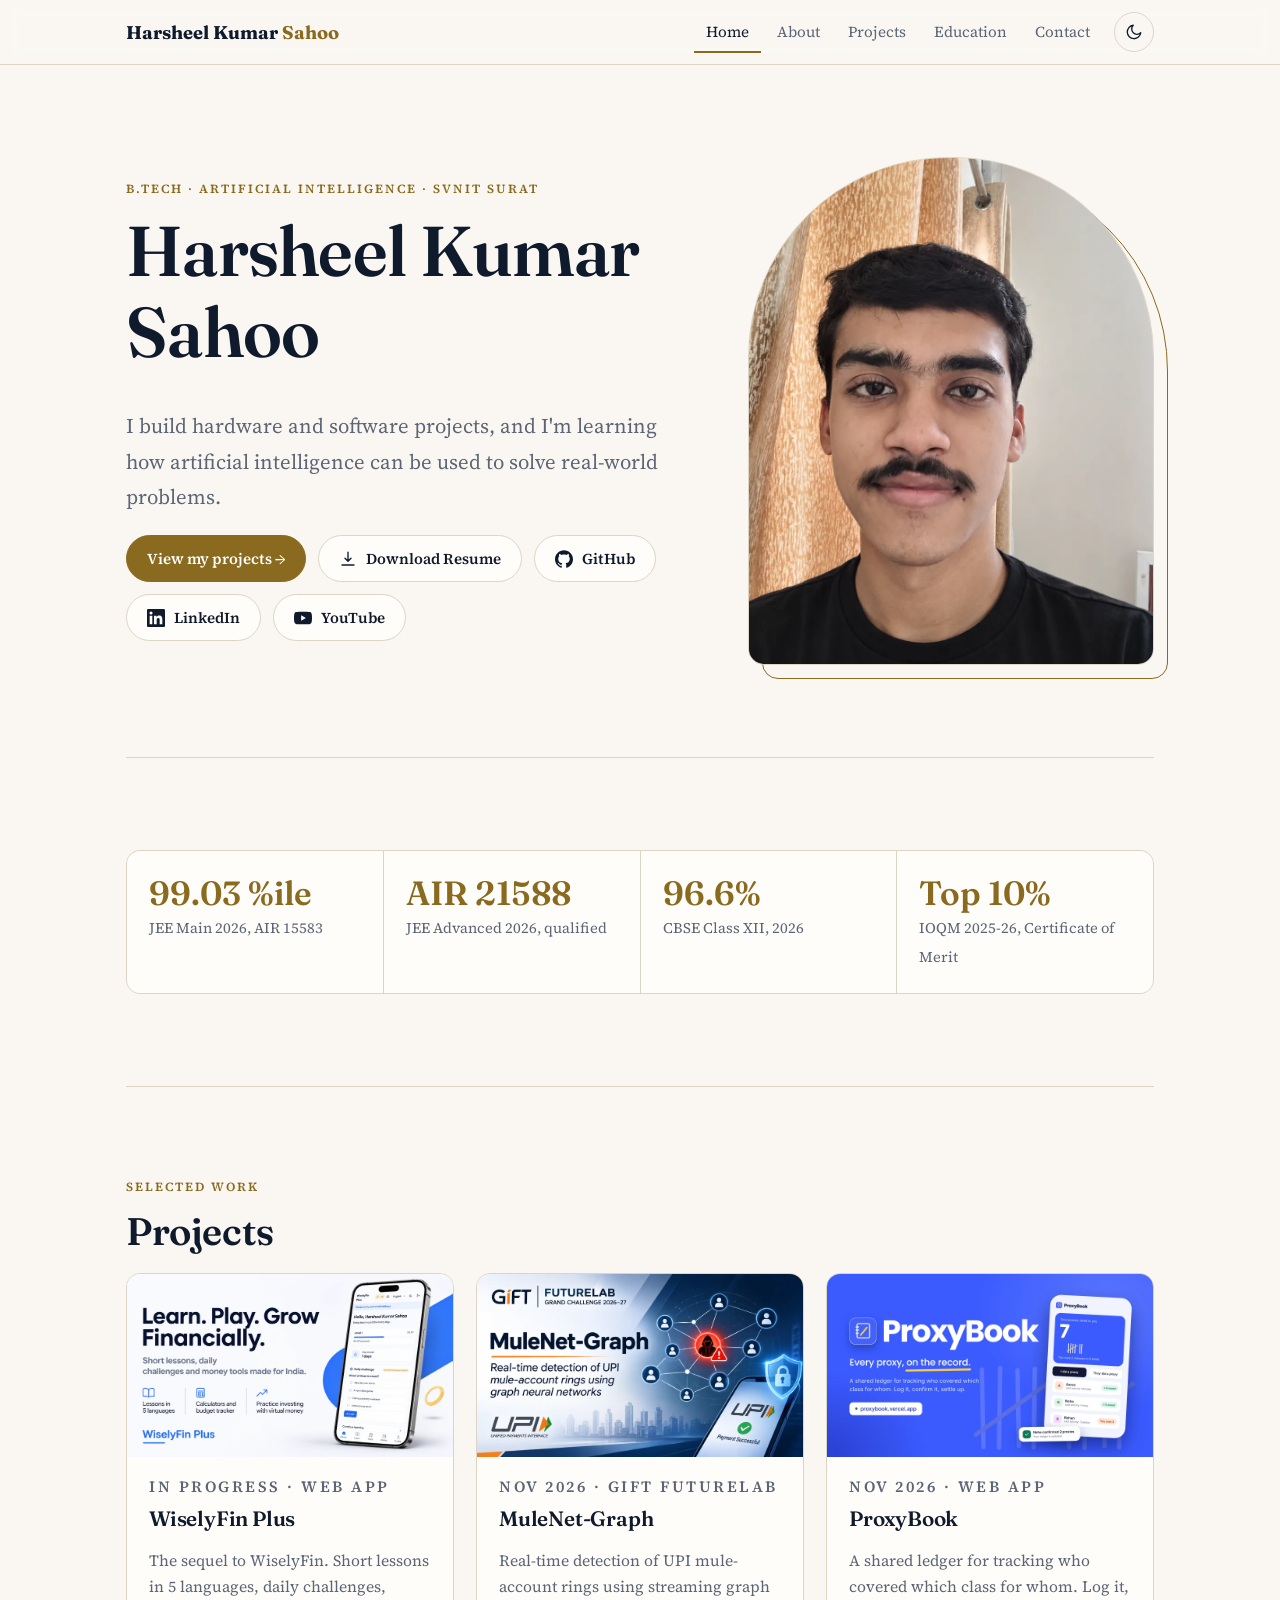
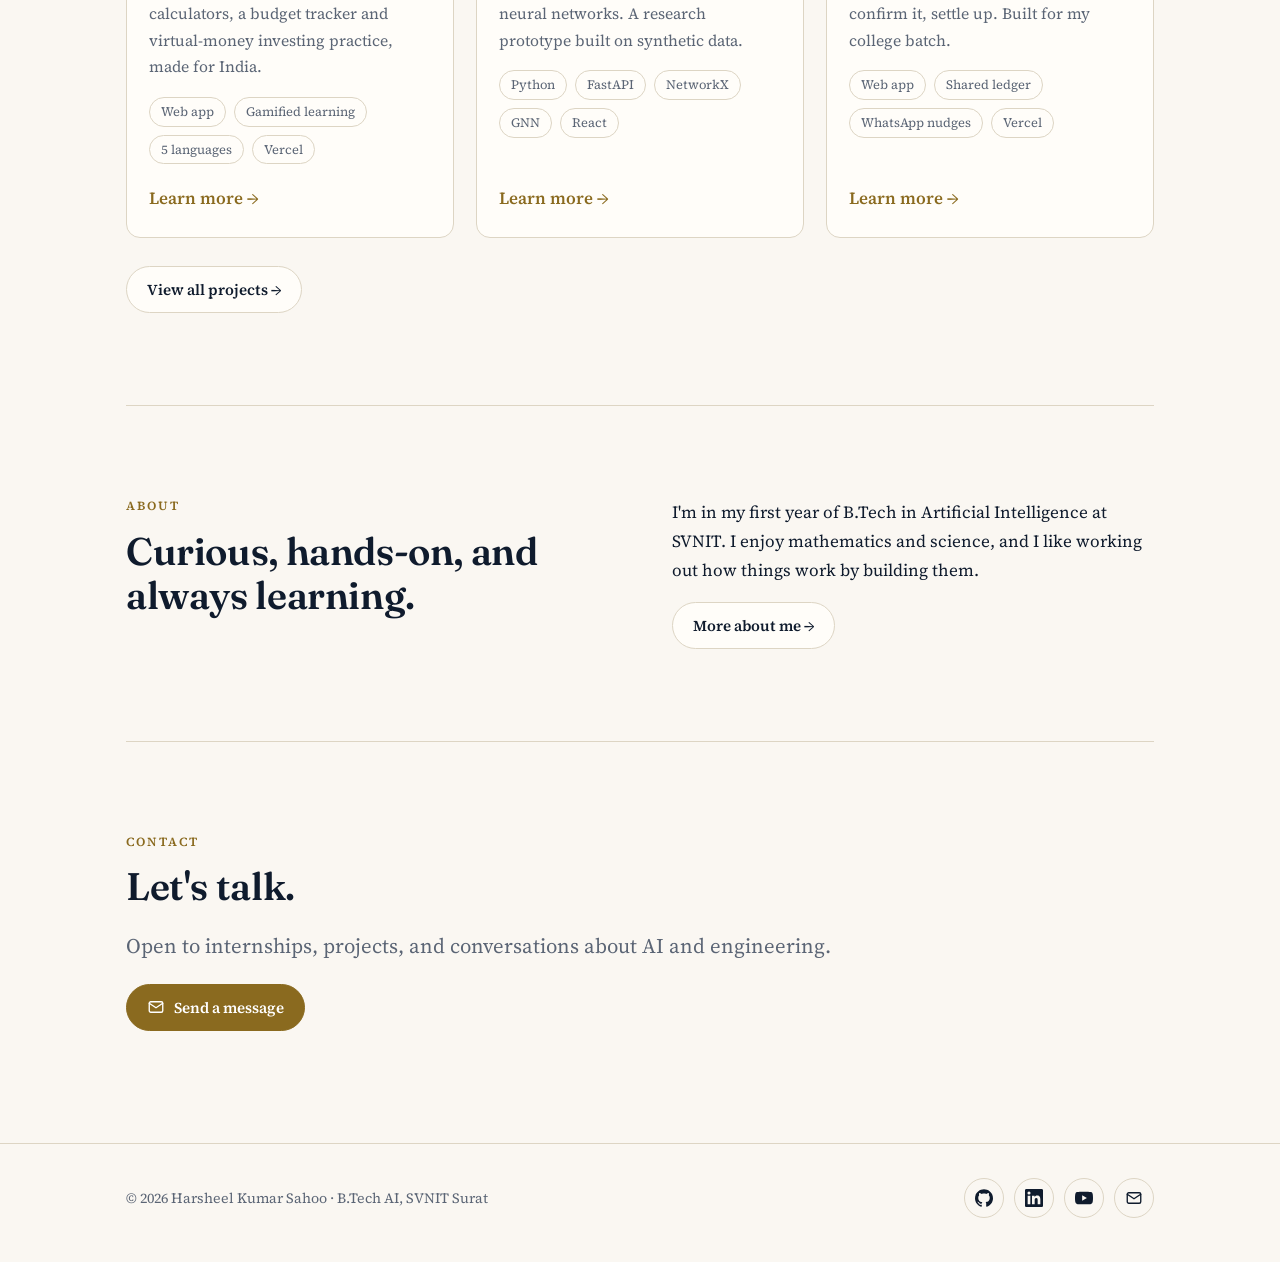
<file: index.html>
<!DOCTYPE html>
<html lang="en" data-root="">
<head>
<meta charset="utf-8">
<meta name="viewport" content="width=device-width, initial-scale=1">
<title>Harsheel Kumar Sahoo | AI Engineering Student at SVNIT Surat</title>
<meta name="description" content="Harsheel Kumar Sahoo is a B.Tech Artificial Intelligence student at SVNIT Surat, building hardware and software projects.">
<script type="application/ld+json">{"@context":"https://schema.org","@type":"Person","name":"Harsheel Kumar Sahoo","jobTitle":"B.Tech Artificial Intelligence student","alumniOf":"Sardar Vallabhbhai National Institute of Technology, Surat","sameAs":["https://www.linkedin.com/in/harsheel-kumar-sahoo/","https://github.com/Harsheel-Kumar-Sahoo/","https://www.youtube.com/@harsheelkumarsahoo"]}</script>
<meta name="google-site-verification" content="eUpLSMV9vsDy93OQB8FPY5m4oqE42VmDEpT5PQk1D4w">
<meta property="og:title" content="Harsheel Kumar Sahoo | AI Engineering Student at SVNIT Surat">
<meta property="og:description" content="Harsheel Kumar Sahoo is a B.Tech Artificial Intelligence student at SVNIT Surat, building hardware and software projects.">
<meta property="og:type" content="website">
<meta property="og:image" content="https://harsheel.vercel.app/assets/img/og-image.jpg">
<meta property="og:image:width" content="1200">
<meta property="og:image:height" content="630">
<meta property="og:image:alt" content="Harsheel Kumar Sahoo, projects in AI, embedded systems and software">
<meta name="twitter:card" content="summary_large_image">
<link rel="icon" type="image/svg+xml" href="favicon.svg">
<link rel="icon" type="image/png" href="favicon.png">
<link rel="preconnect" href="https://fonts.googleapis.com"><link rel="preconnect" href="https://fonts.gstatic.com" crossorigin>
<link href="https://fonts.googleapis.com/css2?family=Fraunces:opsz,wght@9..144,400;9..144,600;9..144,700&family=Source+Serif+4:ital,opsz,wght@0,8..60,400;0,8..60,600;1,8..60,400&display=swap" rel="stylesheet">
<link rel="stylesheet" href="assets/css/style.css">
<script src="assets/js/site.js"></script>
</head>
<body>
<header id="site-header" class="site"></header>
<main class="wrap">
<section class="hero"><div><p class="eyebrow">B.Tech · Artificial Intelligence · SVNIT Surat</p><h1>Harsheel Kumar Sahoo</h1>
<p class="lead">I build hardware and software projects, and I'm learning how artificial intelligence can be used to solve real-world problems.</p>
<div class="row"><a class="btn primary" href="projects.html">View my projects →</a><a class="btn" href="assets/Harsheel-Kumar-Sahoo-Resume.pdf" download data-icon="download">Download Resume</a><a class="btn" href="https://github.com/Harsheel-Kumar-Sahoo/" target="_blank" rel="noopener" data-icon="github">GitHub</a><a class="btn" href="https://www.linkedin.com/in/harsheel-kumar-sahoo/" target="_blank" rel="noopener" data-icon="linkedin">LinkedIn</a><a class="btn" href="https://www.youtube.com/@harsheelkumarsahoo" target="_blank" rel="noopener" data-icon="youtube">YouTube</a></div></div>
<div class="portrait"><img src="assets/img/harsheel.webp" alt="Portrait of Harsheel Kumar Sahoo" width="900" height="1200" fetchpriority="high"></div></section>
<section class="s reveal"><div class="stats"><div class="stat"><b>99.03 %ile</b><span>JEE Main 2026, AIR 15583</span></div><div class="stat"><b>AIR 21588</b><span>JEE Advanced 2026, qualified</span></div><div class="stat"><b>96.6%</b><span>CBSE Class XII, 2026</span></div><div class="stat"><b>Top 10%</b><span>IOQM 2025-26, Certificate of Merit</span></div></div></section>
<section class="s"><p class="eyebrow">Selected work</p><h2>Projects</h2><div class="grid"><a class="card reveal" href="projects/wiselyfin-plus.html"><img src="assets/img/wiselyfin-plus-poster.webp" alt="WiselyFin Plus poster: short lessons, daily challenges and money tools made for India" loading="lazy" width="1672" height="941"><div class="card-b"><p class="eyebrow">In progress · Web app</p><h3>WiselyFin Plus</h3><p>The sequel to WiselyFin. Short lessons in 5 languages, daily challenges, calculators, a budget tracker and virtual-money investing practice, made for India.</p><ul class="chips"><li>Web app</li><li>Gamified learning</li><li>5 languages</li><li>Vercel</li></ul><span class="more">Learn more →</span></div></a><a class="card reveal" href="projects/mulenet-graph.html"><img src="assets/img/mulenet-graph-poster.webp" alt="MuleNet-Graph poster: real-time detection of UPI mule-account rings using graph neural networks" loading="lazy" width="1672" height="941"><div class="card-b"><p class="eyebrow">Nov 2026 · GIFT FutureLab</p><h3>MuleNet-Graph</h3><p>Real-time detection of UPI mule-account rings using streaming graph neural networks. A research prototype built on synthetic data.</p><ul class="chips"><li>Python</li><li>FastAPI</li><li>NetworkX</li><li>GNN</li><li>React</li></ul><span class="more">Learn more →</span></div></a><a class="card reveal" href="projects/proxybook.html"><img src="assets/img/proxybook-poster.webp" alt="ProxyBook poster: a shared ledger for tracking who covered which class for whom" loading="lazy" width="1600" height="900"><div class="card-b"><p class="eyebrow">Nov 2026 · Web app</p><h3>ProxyBook</h3><p>A shared ledger for tracking who covered which class for whom. Log it, confirm it, settle up. Built for my college batch.</p><ul class="chips"><li>Web app</li><li>Shared ledger</li><li>WhatsApp nudges</li><li>Vercel</li></ul><span class="more">Learn more →</span></div></a></div><div class="row" style="margin-top:28px"><a class="btn" href="projects.html">View all projects →</a></div></section>
<section class="s split reveal"><div><p class="eyebrow">About</p><h2>Curious, hands-on, and always learning.</h2></div><div class="prose"><p>I'm in my first year of B.Tech in Artificial Intelligence at SVNIT. I enjoy mathematics and science, and I like working out how things work by building them.</p><a class="btn" href="about.html">More about me →</a></div></section>
<section class="s reveal"><p class="eyebrow">Contact</p><h2>Let's talk.</h2><p class="lead">Open to internships, projects, and conversations about AI and engineering.</p><div class="row"><a class="btn primary" href="contact.html" data-icon="mail">Send a message</a></div></section>
</main>
<footer id="site-footer" class="foot"></footer>
</body>
</html>
</file>
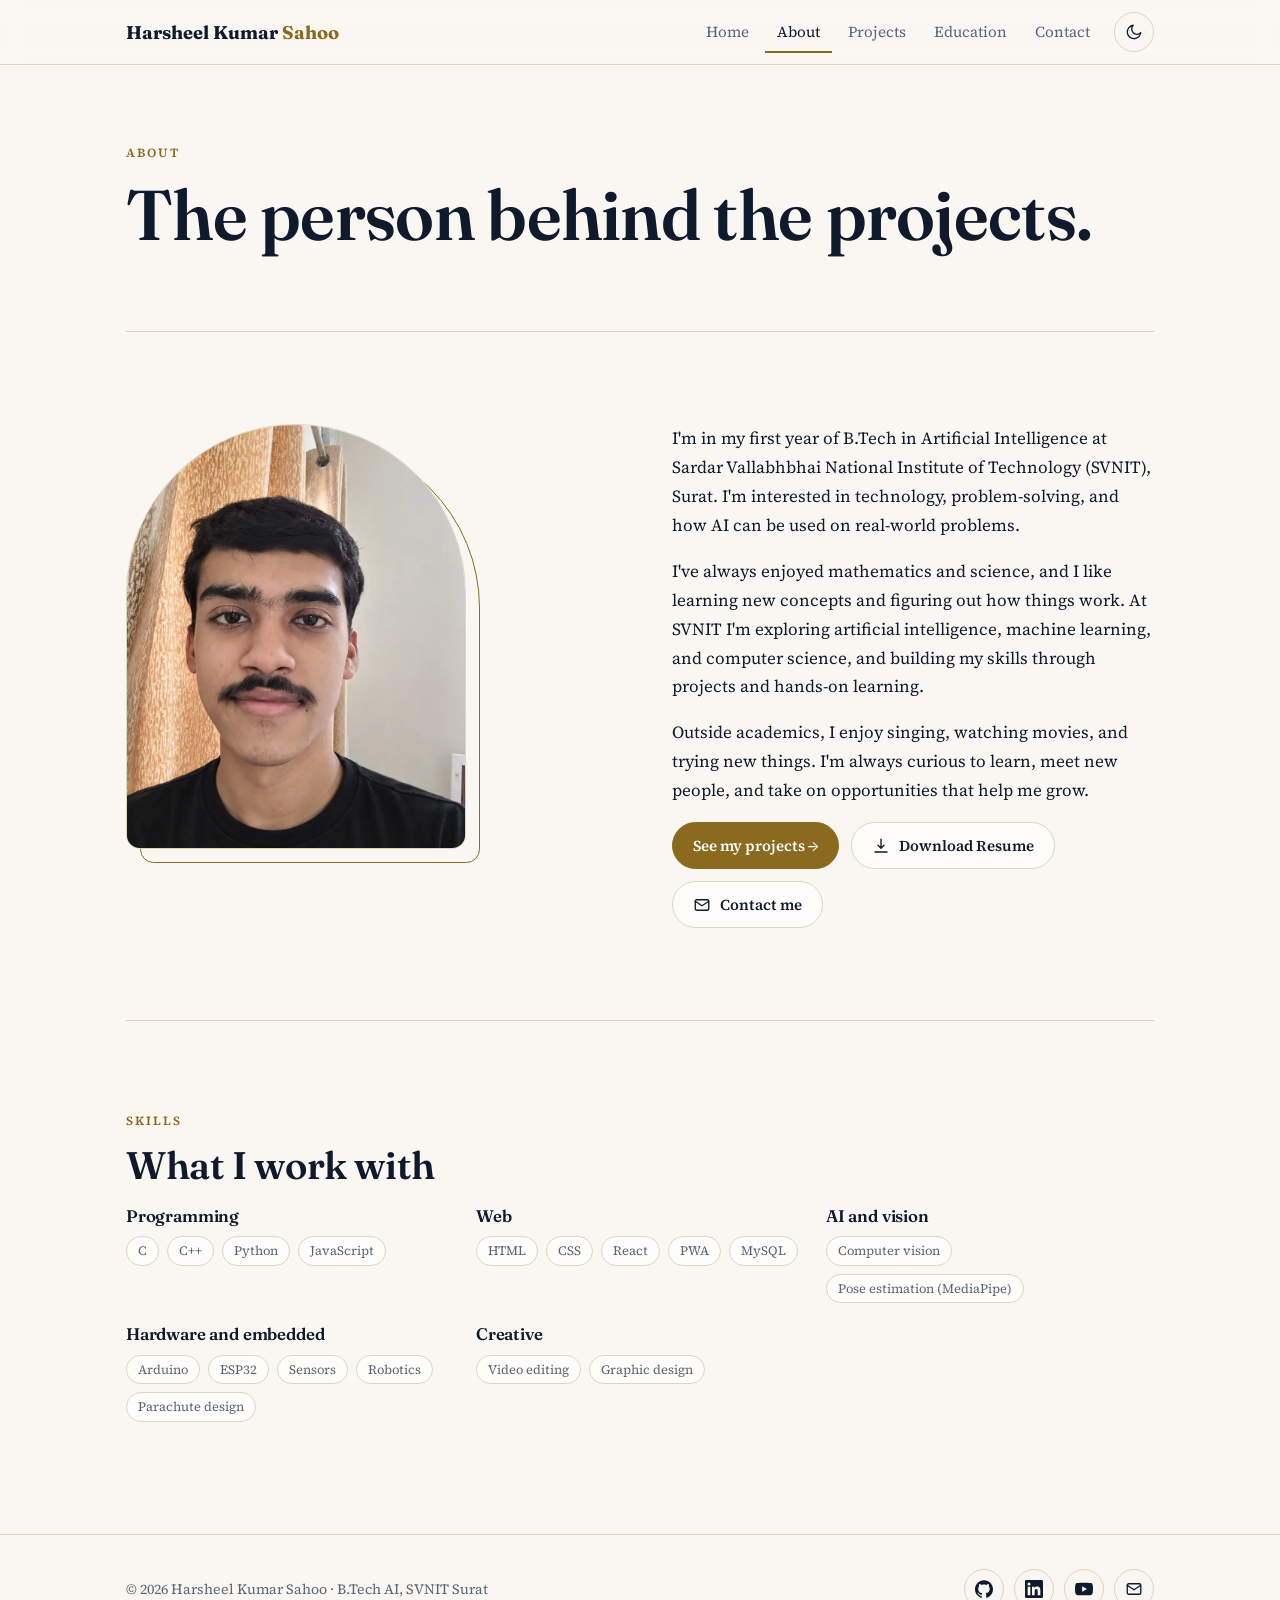
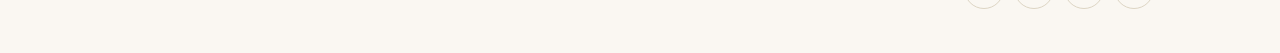
<file: about.html>
<!DOCTYPE html>
<html lang="en" data-root="">
<head>
<meta charset="utf-8">
<meta name="viewport" content="width=device-width, initial-scale=1">
<title>About | Harsheel Kumar Sahoo</title>
<meta name="description" content="About Harsheel Kumar Sahoo: B.Tech AI student at SVNIT Surat, skills in programming, embedded systems, and computer vision.">
<meta property="og:title" content="About | Harsheel Kumar Sahoo">
<meta property="og:description" content="About Harsheel Kumar Sahoo: B.Tech AI student at SVNIT Surat, skills in programming, embedded systems, and computer vision.">
<meta property="og:type" content="website">
<meta property="og:image" content="https://harsheel.vercel.app/assets/img/og-image.jpg">
<meta property="og:image:width" content="1200">
<meta property="og:image:height" content="630">
<meta property="og:image:alt" content="Harsheel Kumar Sahoo, projects in AI, embedded systems and software">
<meta name="twitter:card" content="summary_large_image">
<link rel="icon" type="image/svg+xml" href="favicon.svg">
<link rel="icon" type="image/png" href="favicon.png">
<link rel="preconnect" href="https://fonts.googleapis.com"><link rel="preconnect" href="https://fonts.gstatic.com" crossorigin>
<link href="https://fonts.googleapis.com/css2?family=Fraunces:opsz,wght@9..144,400;9..144,600;9..144,700&family=Source+Serif+4:ital,opsz,wght@0,8..60,400;0,8..60,600;1,8..60,400&display=swap" rel="stylesheet">
<link rel="stylesheet" href="assets/css/style.css">
<script src="assets/js/site.js"></script>
</head>
<body>
<header id="site-header" class="site"></header>
<main class="wrap">
<div class="ph"><p class="eyebrow">About</p><h1>The person behind the projects.</h1></div>
<section class="s split"><div class="portrait" style="justify-self:start;max-width:340px"><img src="assets/img/harsheel.webp" alt="Portrait of Harsheel Kumar Sahoo" width="900" height="1200" loading="lazy"></div>
<div class="prose"><p>I'm in my first year of B.Tech in Artificial Intelligence at Sardar Vallabhbhai National Institute of Technology (SVNIT), Surat. I'm interested in technology, problem-solving, and how AI can be used on real-world problems.</p><p>I've always enjoyed mathematics and science, and I like learning new concepts and figuring out how things work. At SVNIT I'm exploring artificial intelligence, machine learning, and computer science, and building my skills through projects and hands-on learning.</p><p>Outside academics, I enjoy singing, watching movies, and trying new things. I'm always curious to learn, meet new people, and take on opportunities that help me grow.</p><div class="row"><a class="btn primary" href="projects.html">See my projects →</a><a class="btn" href="assets/Harsheel-Kumar-Sahoo-Resume.pdf" download data-icon="download">Download Resume</a><a class="btn" href="contact.html" data-icon="mail">Contact me</a></div></div></section>
<section class="s"><p class="eyebrow">Skills</p><h2>What I work with</h2><div class="grid"><div class="sk reveal"><h3>Programming</h3><ul class="chips"><li>C</li><li>C++</li><li>Python</li><li>JavaScript</li></ul></div><div class="sk reveal"><h3>Web</h3><ul class="chips"><li>HTML</li><li>CSS</li><li>React</li><li>PWA</li><li>MySQL</li></ul></div><div class="sk reveal"><h3>AI and vision</h3><ul class="chips"><li>Computer vision</li><li>Pose estimation (MediaPipe)</li></ul></div><div class="sk reveal"><h3>Hardware and embedded</h3><ul class="chips"><li>Arduino</li><li>ESP32</li><li>Sensors</li><li>Robotics</li><li>Parachute design</li></ul></div><div class="sk reveal"><h3>Creative</h3><ul class="chips"><li>Video editing</li><li>Graphic design</li></ul></div></div></section>
</main>
<footer id="site-footer" class="foot"></footer>
</body>
</html>
</file>
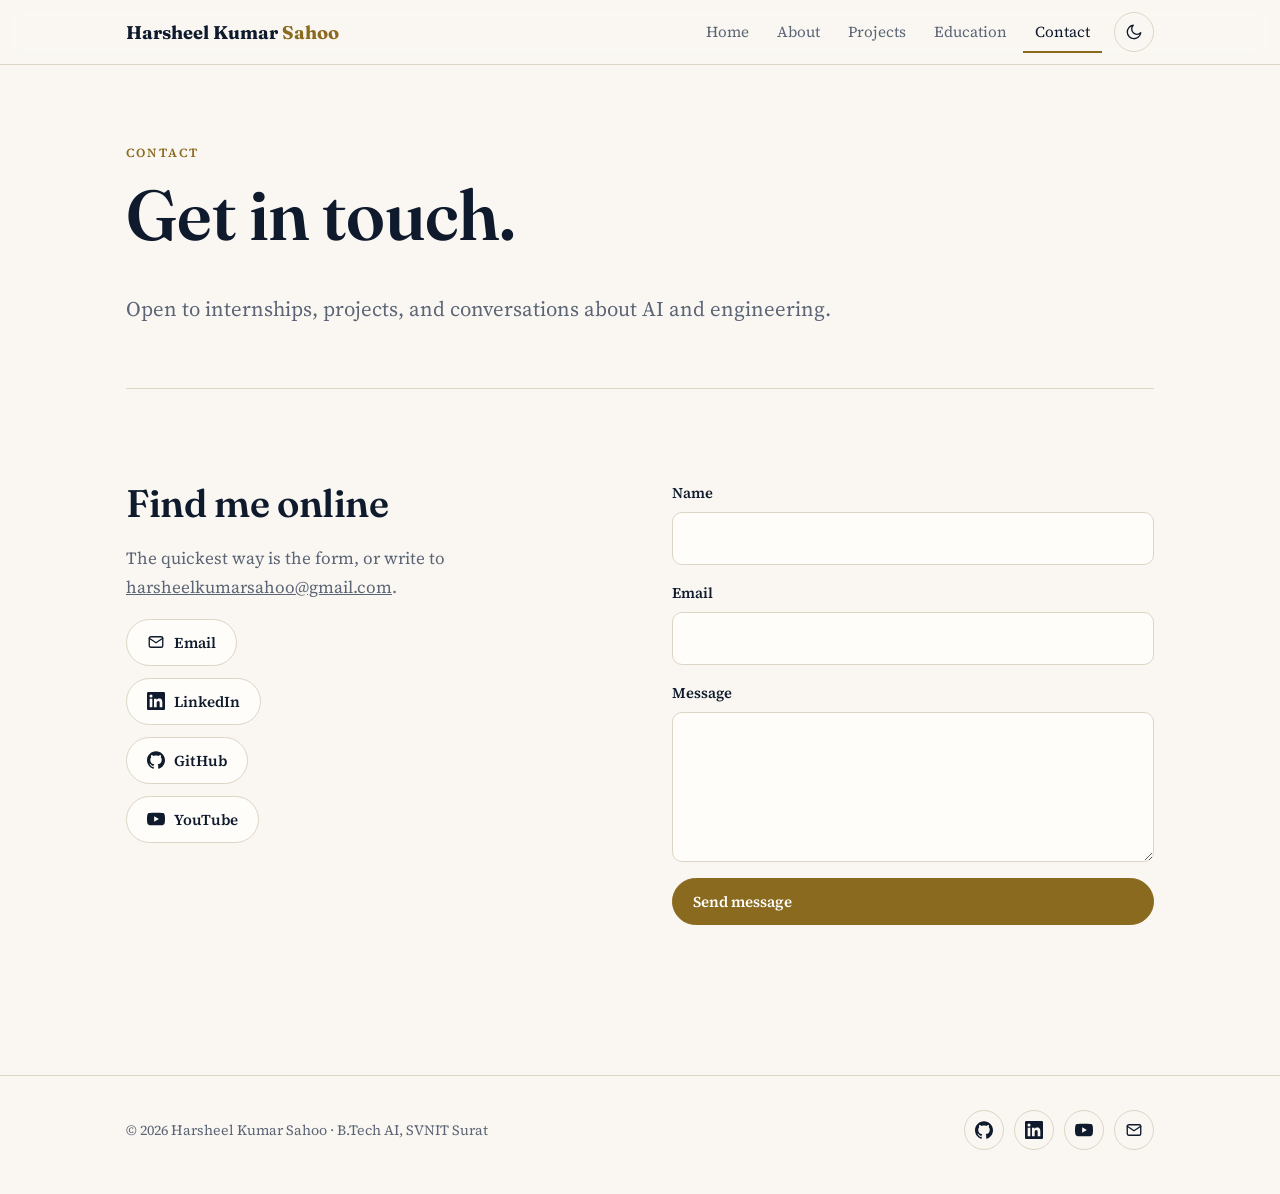
<file: contact.html>
<!DOCTYPE html>
<html lang="en" data-root="">
<head>
<meta charset="utf-8">
<meta name="viewport" content="width=device-width, initial-scale=1">
<title>Contact | Harsheel Kumar Sahoo</title>
<meta name="description" content="Contact Harsheel Kumar Sahoo for internships, projects, and collaborations in AI and engineering.">
<meta property="og:title" content="Contact | Harsheel Kumar Sahoo">
<meta property="og:description" content="Contact Harsheel Kumar Sahoo for internships, projects, and collaborations in AI and engineering.">
<meta property="og:type" content="website">
<meta property="og:image" content="https://harsheel.vercel.app/assets/img/og-image.jpg">
<meta property="og:image:width" content="1200">
<meta property="og:image:height" content="630">
<meta property="og:image:alt" content="Harsheel Kumar Sahoo, projects in AI, embedded systems and software">
<meta name="twitter:card" content="summary_large_image">
<link rel="icon" type="image/svg+xml" href="favicon.svg">
<link rel="icon" type="image/png" href="favicon.png">
<link rel="preconnect" href="https://fonts.googleapis.com"><link rel="preconnect" href="https://fonts.gstatic.com" crossorigin>
<link href="https://fonts.googleapis.com/css2?family=Fraunces:opsz,wght@9..144,400;9..144,600;9..144,700&family=Source+Serif+4:ital,opsz,wght@0,8..60,400;0,8..60,600;1,8..60,400&display=swap" rel="stylesheet">
<link rel="stylesheet" href="assets/css/style.css">
<script src="assets/js/site.js"></script>
</head>
<body>
<header id="site-header" class="site"></header>
<main class="wrap">
<div class="ph"><p class="eyebrow">Contact</p><h1>Get in touch.</h1><p class="lead">Open to internships, projects, and conversations about AI and engineering.</p></div>
<section class="s split"><div><h2>Find me online</h2><p class="muted">The quickest way is the form, or write to <a href="mailto:harsheelkumarsahoo@gmail.com">harsheelkumarsahoo@gmail.com</a>.</p><div class="row" style="flex-direction:column;align-items:flex-start"><a class="btn" href="mailto:harsheelkumarsahoo@gmail.com" data-icon="mail">Email</a><a class="btn" href="https://www.linkedin.com/in/harsheel-kumar-sahoo/" target="_blank" rel="noopener" data-icon="linkedin">LinkedIn</a><a class="btn" href="https://github.com/Harsheel-Kumar-Sahoo/" target="_blank" rel="noopener" data-icon="github">GitHub</a><a class="btn" href="https://www.youtube.com/@harsheelkumarsahoo" target="_blank" rel="noopener" data-icon="youtube">YouTube</a></div></div>
<form class="contact" id="contact-form" novalidate><label>Name<input name="name" autocomplete="name" required maxlength="80"></label><label>Email<input name="email" type="email" autocomplete="email" required></label><label>Message<textarea name="message" required minlength="10" maxlength="5000"></textarea></label><div class="hp" aria-hidden="true"><label>Company<input name="company" tabindex="-1" autocomplete="off"></label></div><button class="btn primary" type="submit">Send message</button><p id="status" role="status" aria-live="polite"></p></form></section>
</main>
<footer id="site-footer" class="foot"></footer>
</body>
</html>
</file>
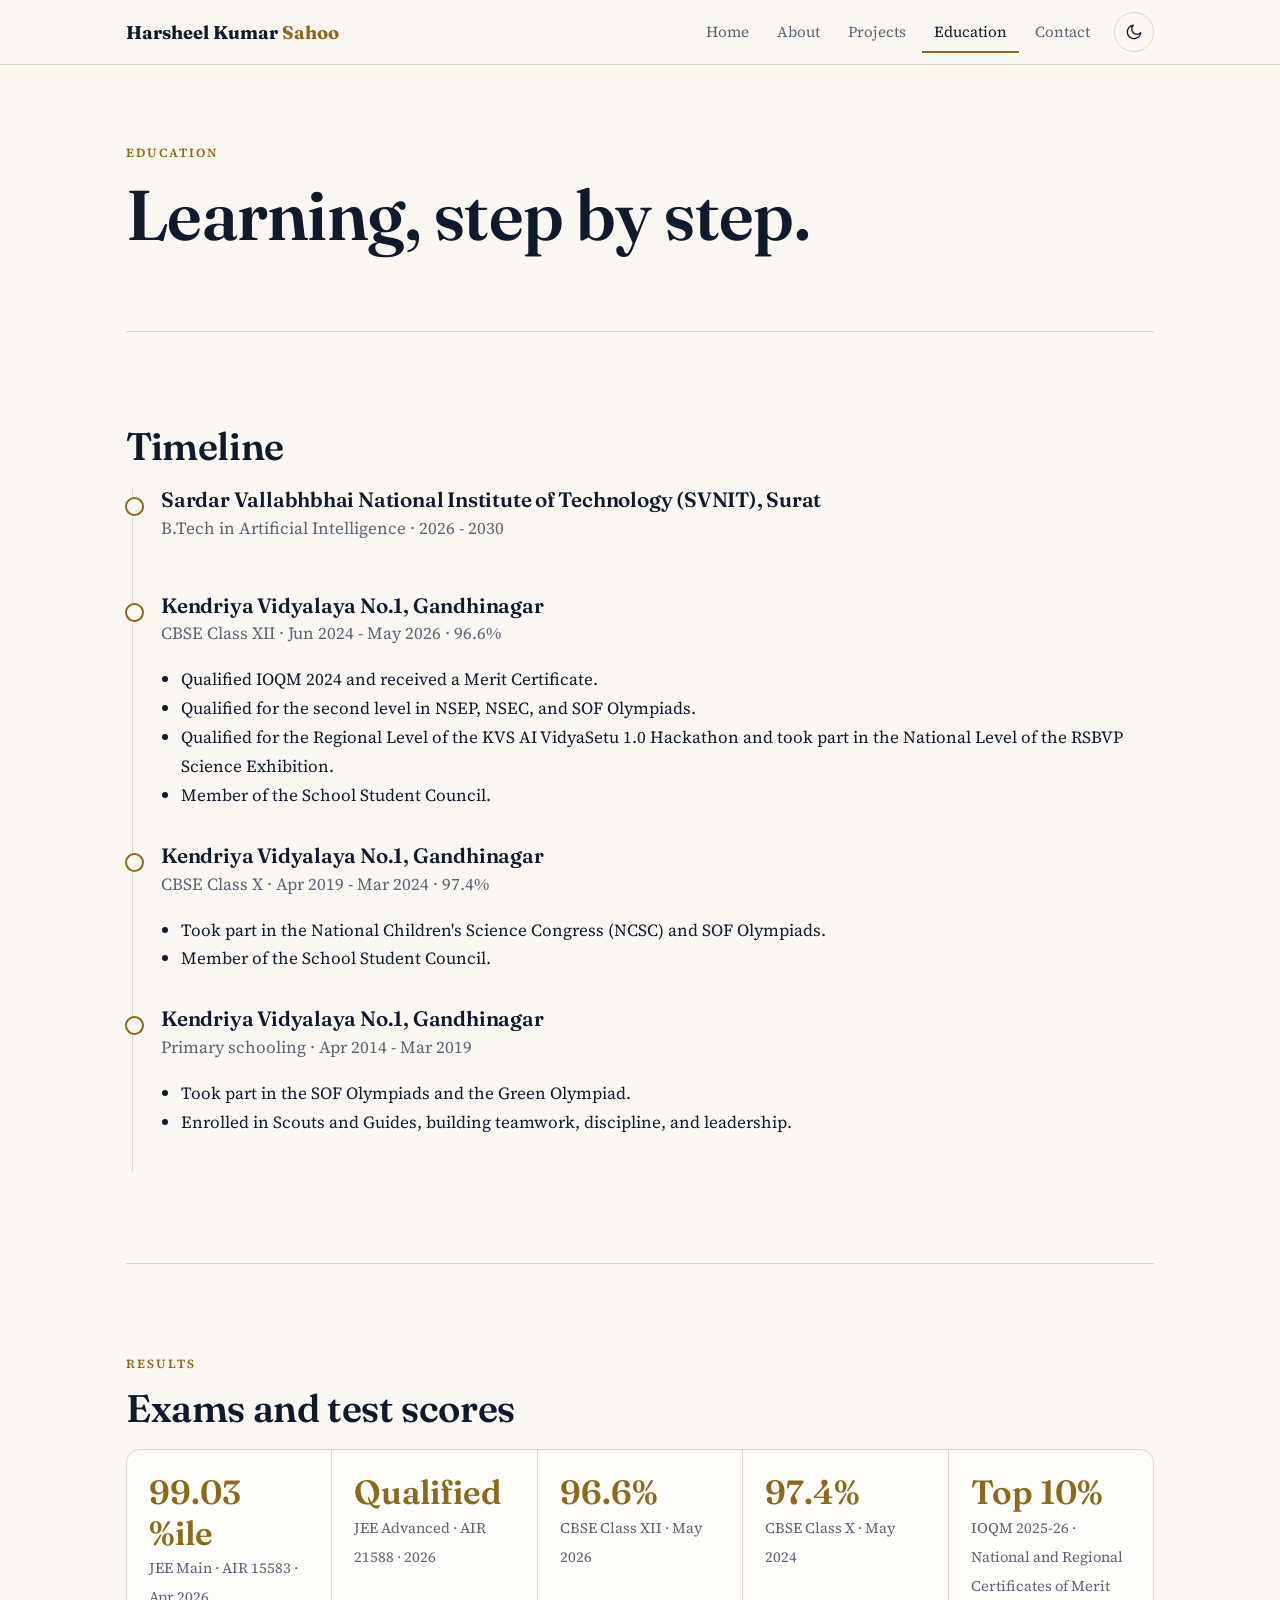
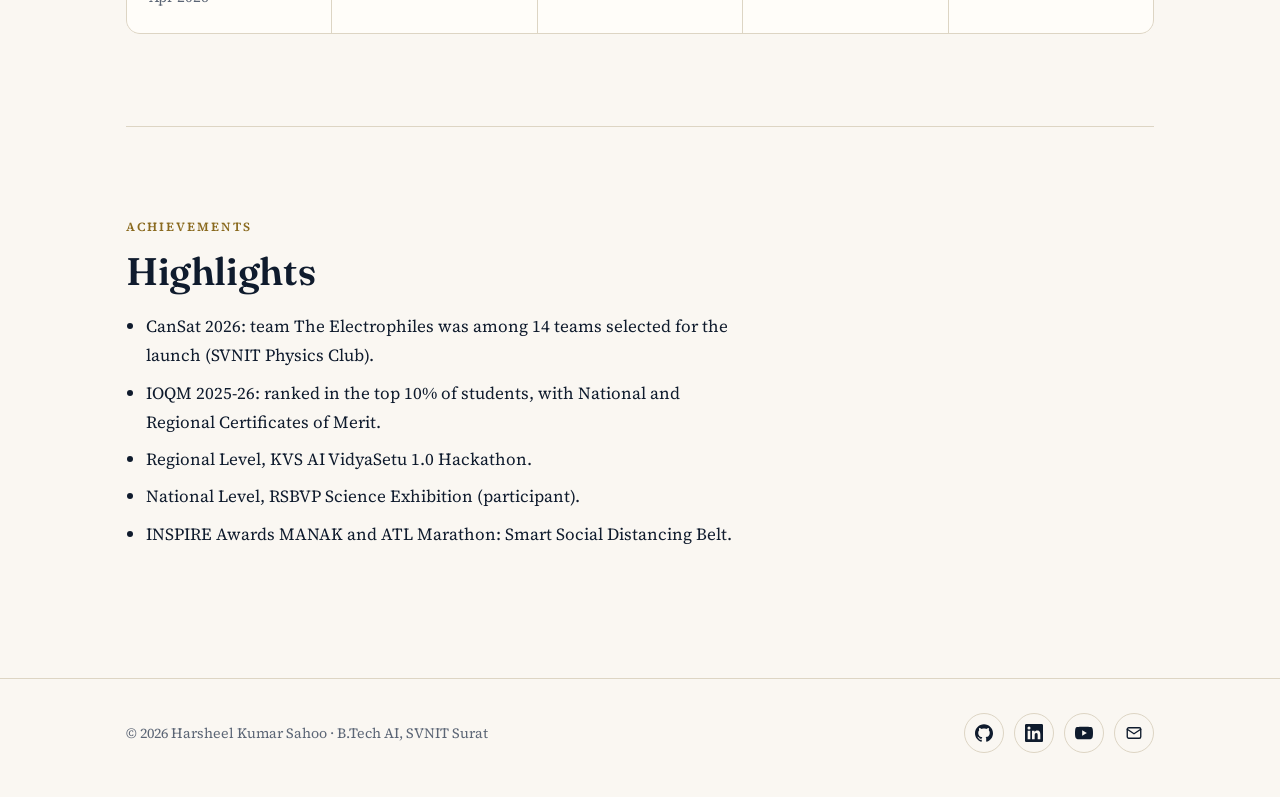
<file: education.html>
<!DOCTYPE html>
<html lang="en" data-root="">
<head>
<meta charset="utf-8">
<meta name="viewport" content="width=device-width, initial-scale=1">
<title>Education and Achievements | Harsheel Kumar Sahoo</title>
<meta name="description" content="Education timeline, exam results (JEE Main, JEE Advanced, IOQM, CBSE), and achievements of Harsheel Kumar Sahoo.">
<meta property="og:title" content="Education and Achievements | Harsheel Kumar Sahoo">
<meta property="og:description" content="Education timeline, exam results (JEE Main, JEE Advanced, IOQM, CBSE), and achievements of Harsheel Kumar Sahoo.">
<meta property="og:type" content="website">
<meta property="og:image" content="https://harsheel.vercel.app/assets/img/og-image.jpg">
<meta property="og:image:width" content="1200">
<meta property="og:image:height" content="630">
<meta property="og:image:alt" content="Harsheel Kumar Sahoo, projects in AI, embedded systems and software">
<meta name="twitter:card" content="summary_large_image">
<link rel="icon" type="image/svg+xml" href="favicon.svg">
<link rel="icon" type="image/png" href="favicon.png">
<link rel="preconnect" href="https://fonts.googleapis.com"><link rel="preconnect" href="https://fonts.gstatic.com" crossorigin>
<link href="https://fonts.googleapis.com/css2?family=Fraunces:opsz,wght@9..144,400;9..144,600;9..144,700&family=Source+Serif+4:ital,opsz,wght@0,8..60,400;0,8..60,600;1,8..60,400&display=swap" rel="stylesheet">
<link rel="stylesheet" href="assets/css/style.css">
<script src="assets/js/site.js"></script>
</head>
<body>
<header id="site-header" class="site"></header>
<main class="wrap">
<div class="ph"><p class="eyebrow">Education</p><h1>Learning, step by step.</h1></div>
<section class="s"><h2>Timeline</h2><div class="tl"><div class="tl-i reveal"><h3>Sardar Vallabhbhai National Institute of Technology (SVNIT), Surat</h3><p class="muted">B.Tech in Artificial Intelligence · 2026 - 2030</p></div><div class="tl-i reveal"><h3>Kendriya Vidyalaya No.1, Gandhinagar</h3><p class="muted">CBSE Class XII · Jun 2024 - May 2026 · 96.6%</p><ul><li>Qualified IOQM 2024 and received a Merit Certificate.</li><li>Qualified for the second level in NSEP, NSEC, and SOF Olympiads.</li><li>Qualified for the Regional Level of the KVS AI VidyaSetu 1.0 Hackathon and took part in the National Level of the RSBVP Science Exhibition.</li><li>Member of the School Student Council.</li></ul></div><div class="tl-i reveal"><h3>Kendriya Vidyalaya No.1, Gandhinagar</h3><p class="muted">CBSE Class X · Apr 2019 - Mar 2024 · 97.4%</p><ul><li>Took part in the National Children's Science Congress (NCSC) and SOF Olympiads.</li><li>Member of the School Student Council.</li></ul></div><div class="tl-i reveal"><h3>Kendriya Vidyalaya No.1, Gandhinagar</h3><p class="muted">Primary schooling · Apr 2014 - Mar 2019</p><ul><li>Took part in the SOF Olympiads and the Green Olympiad.</li><li>Enrolled in Scouts and Guides, building teamwork, discipline, and leadership.</li></ul></div></div></section>
<section class="s"><p class="eyebrow">Results</p><h2>Exams and test scores</h2><div class="stats reveal"><div class="stat"><b>99.03 %ile</b><span>JEE Main · AIR 15583 · Apr 2026</span></div><div class="stat"><b>Qualified</b><span>JEE Advanced · AIR 21588 · 2026</span></div><div class="stat"><b>96.6%</b><span>CBSE Class XII · May 2026</span></div><div class="stat"><b>97.4%</b><span>CBSE Class X · May 2024</span></div><div class="stat"><b>Top 10%</b><span>IOQM 2025-26 · National and Regional Certificates of Merit</span></div></div></section>
<section class="s"><p class="eyebrow">Achievements</p><h2>Highlights</h2><div class="prose"><ul><li>CanSat 2026: team The Electrophiles was among 14 teams selected for the launch (SVNIT Physics Club).</li><li>IOQM 2025-26: ranked in the top 10% of students, with National and Regional Certificates of Merit.</li><li>Regional Level, KVS AI VidyaSetu 1.0 Hackathon.</li><li>National Level, RSBVP Science Exhibition (participant).</li><li>INSPIRE Awards MANAK and ATL Marathon: Smart Social Distancing Belt.</li></ul></div></section>
</main>
<footer id="site-footer" class="foot"></footer>
</body>
</html>
</file>
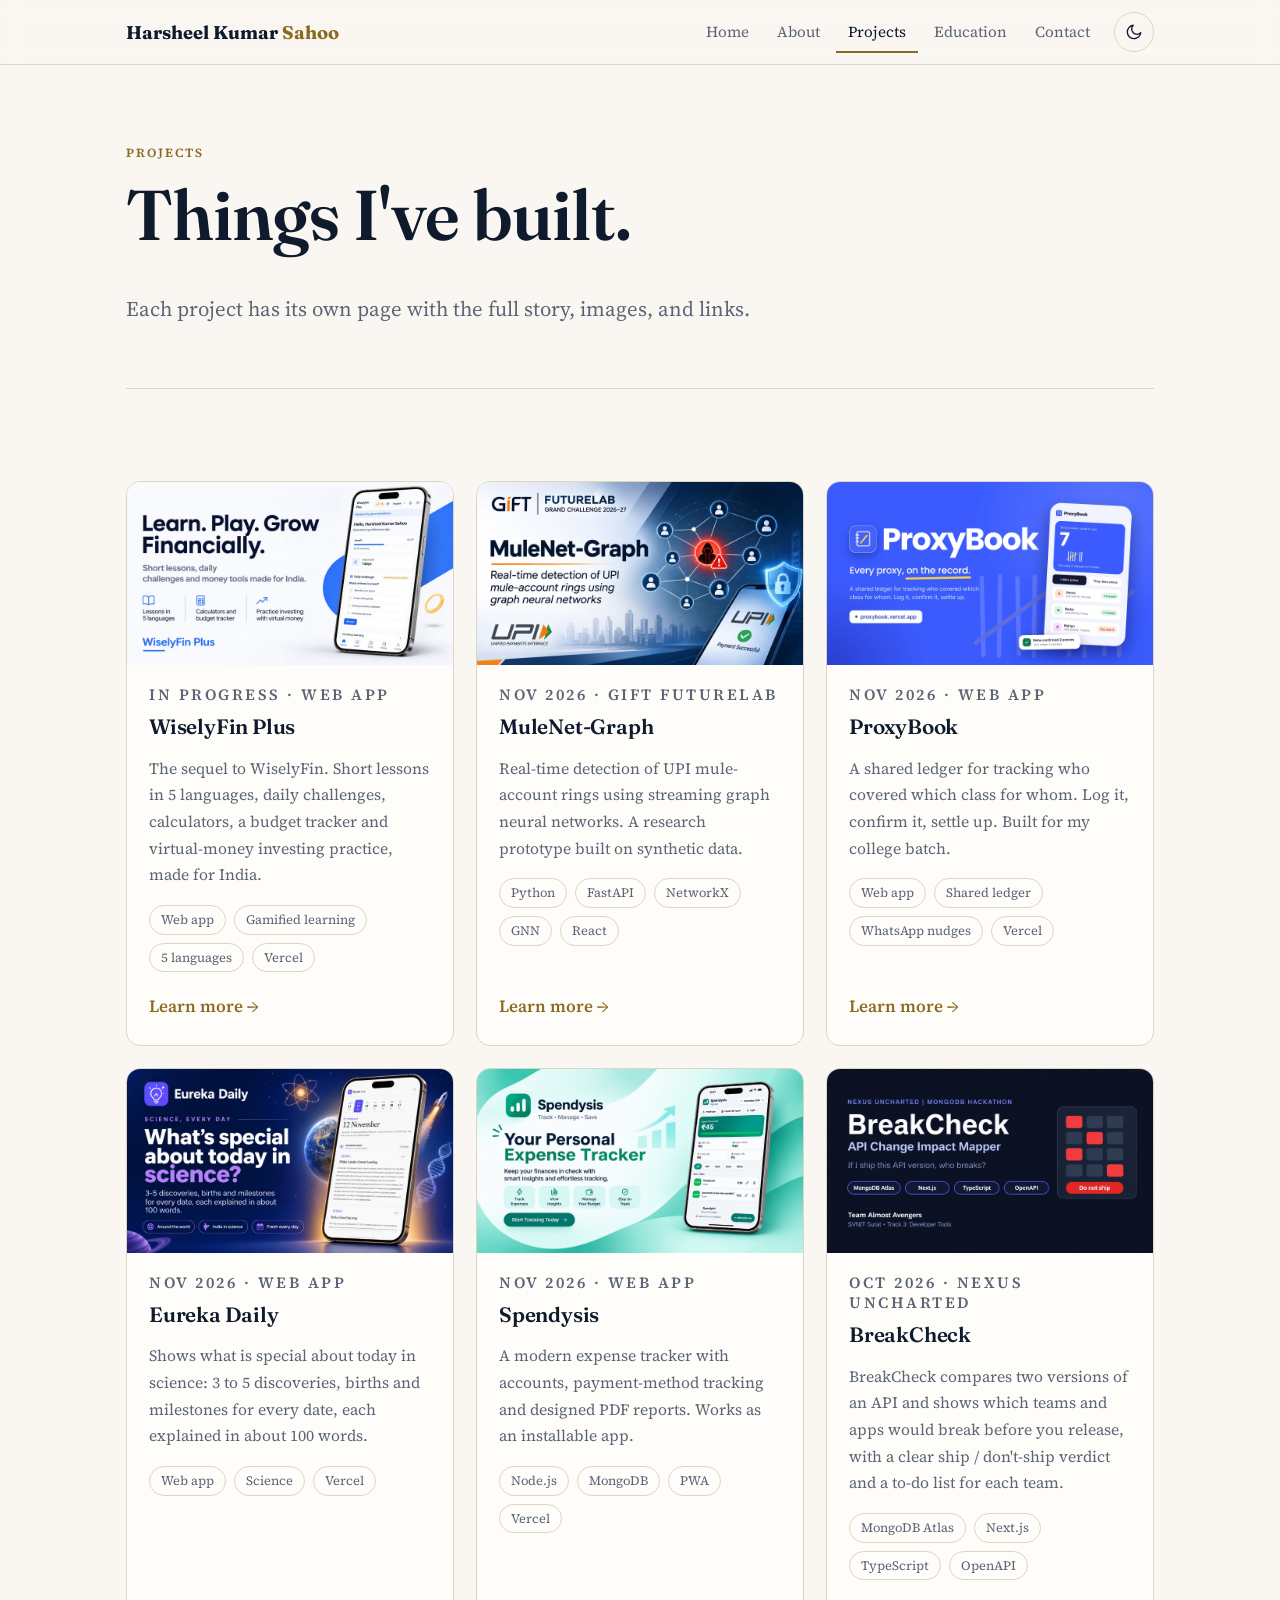
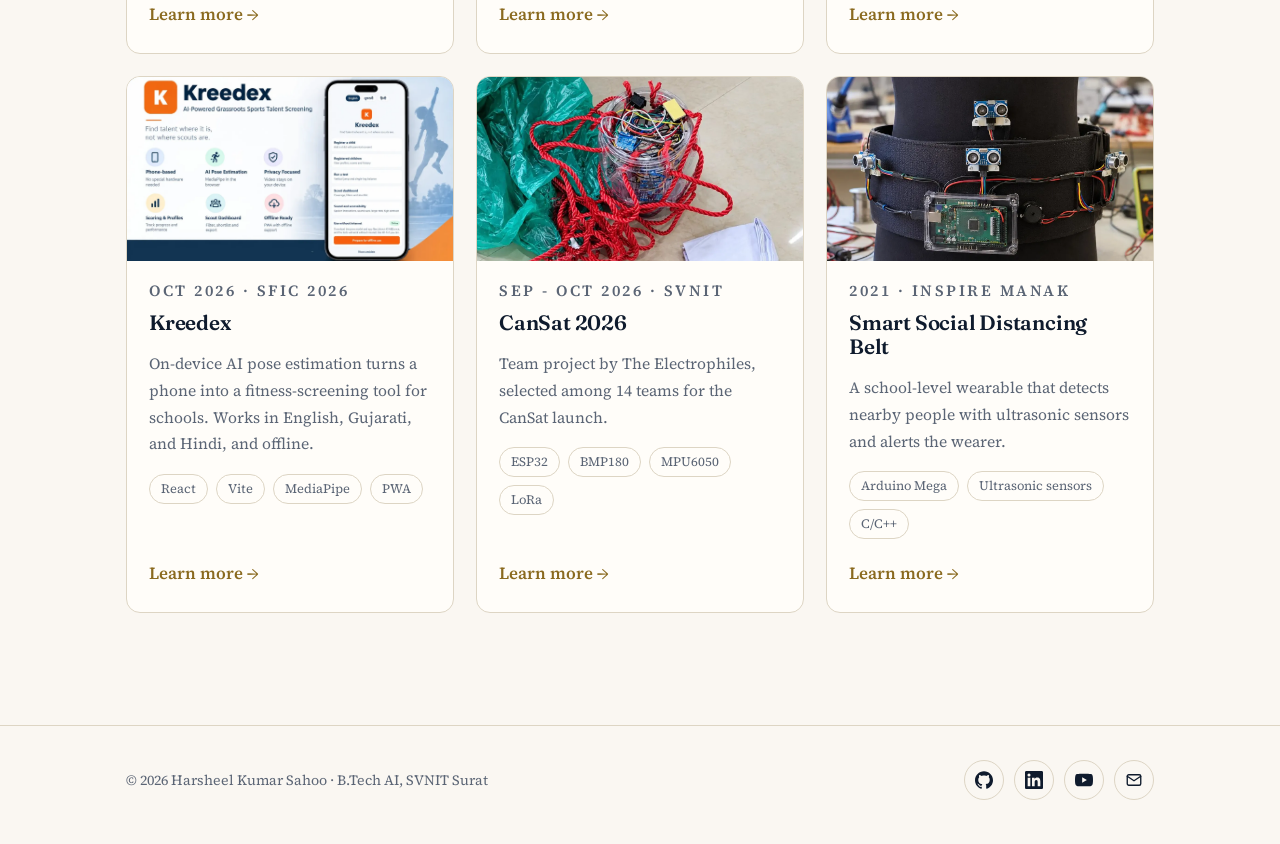
<file: projects.html>
<!DOCTYPE html>
<html lang="en" data-root="">
<head>
<meta charset="utf-8">
<meta name="viewport" content="width=device-width, initial-scale=1">
<title>Projects | Harsheel Kumar Sahoo</title>
<meta name="description" content="Projects by Harsheel Kumar Sahoo: MuleNet-Graph, WiselyFin Plus, ProxyBook, Eureka Daily, Spendysis, BreakCheck, Kreedex, CanSat 2026 and the Smart Social Distancing Belt.">
<meta property="og:title" content="Projects | Harsheel Kumar Sahoo">
<meta property="og:description" content="Projects by Harsheel Kumar Sahoo: MuleNet-Graph, WiselyFin Plus, ProxyBook, Eureka Daily, Spendysis, BreakCheck, Kreedex, CanSat 2026 and the Smart Social Distancing Belt.">
<meta property="og:type" content="website">
<meta property="og:image" content="https://harsheel.vercel.app/assets/img/og-image.jpg">
<meta property="og:image:width" content="1200">
<meta property="og:image:height" content="630">
<meta property="og:image:alt" content="Harsheel Kumar Sahoo, projects in AI, embedded systems and software">
<meta name="twitter:card" content="summary_large_image">
<link rel="icon" type="image/svg+xml" href="favicon.svg">
<link rel="icon" type="image/png" href="favicon.png">
<link rel="preconnect" href="https://fonts.googleapis.com"><link rel="preconnect" href="https://fonts.gstatic.com" crossorigin>
<link href="https://fonts.googleapis.com/css2?family=Fraunces:opsz,wght@9..144,400;9..144,600;9..144,700&family=Source+Serif+4:ital,opsz,wght@0,8..60,400;0,8..60,600;1,8..60,400&display=swap" rel="stylesheet">
<link rel="stylesheet" href="assets/css/style.css">
<script src="assets/js/site.js"></script>
</head>
<body>
<header id="site-header" class="site"></header>
<main class="wrap">
<div class="ph"><p class="eyebrow">Projects</p><h1>Things I've built.</h1><p class="lead">Each project has its own page with the full story, images, and links.</p></div><section class="s"><div class="grid"><a class="card reveal" href="projects/wiselyfin-plus.html"><img src="assets/img/wiselyfin-plus-poster.webp" alt="WiselyFin Plus poster: short lessons, daily challenges and money tools made for India" loading="lazy" width="1672" height="941"><div class="card-b"><p class="eyebrow">In progress · Web app</p><h3>WiselyFin Plus</h3><p>The sequel to WiselyFin. Short lessons in 5 languages, daily challenges, calculators, a budget tracker and virtual-money investing practice, made for India.</p><ul class="chips"><li>Web app</li><li>Gamified learning</li><li>5 languages</li><li>Vercel</li></ul><span class="more">Learn more →</span></div></a><a class="card reveal" href="projects/mulenet-graph.html"><img src="assets/img/mulenet-graph-poster.webp" alt="MuleNet-Graph poster: real-time detection of UPI mule-account rings using graph neural networks" loading="lazy" width="1672" height="941"><div class="card-b"><p class="eyebrow">Nov 2026 · GIFT FutureLab</p><h3>MuleNet-Graph</h3><p>Real-time detection of UPI mule-account rings using streaming graph neural networks. A research prototype built on synthetic data.</p><ul class="chips"><li>Python</li><li>FastAPI</li><li>NetworkX</li><li>GNN</li><li>React</li></ul><span class="more">Learn more →</span></div></a><a class="card reveal" href="projects/proxybook.html"><img src="assets/img/proxybook-poster.webp" alt="ProxyBook poster: a shared ledger for tracking who covered which class for whom" loading="lazy" width="1600" height="900"><div class="card-b"><p class="eyebrow">Nov 2026 · Web app</p><h3>ProxyBook</h3><p>A shared ledger for tracking who covered which class for whom. Log it, confirm it, settle up. Built for my college batch.</p><ul class="chips"><li>Web app</li><li>Shared ledger</li><li>WhatsApp nudges</li><li>Vercel</li></ul><span class="more">Learn more →</span></div></a><a class="card reveal" href="projects/eureka-daily.html"><img src="assets/img/eureka-daily-poster.webp" alt="Eureka Daily poster: what is special about today in science" loading="lazy" width="1672" height="941"><div class="card-b"><p class="eyebrow">Nov 2026 · Web app</p><h3>Eureka Daily</h3><p>Shows what is special about today in science: 3 to 5 discoveries, births and milestones for every date, each explained in about 100 words.</p><ul class="chips"><li>Web app</li><li>Science</li><li>Vercel</li></ul><span class="more">Learn more →</span></div></a><a class="card reveal" href="projects/spendysis.html"><img src="assets/img/spendysis-poster.jpg" alt="Spendysis poster" loading="lazy" width="1200" height="600"><div class="card-b"><p class="eyebrow">Nov 2026 · Web app</p><h3>Spendysis</h3><p>A modern expense tracker with accounts, payment-method tracking and designed PDF reports. Works as an installable app.</p><ul class="chips"><li>Node.js</li><li>MongoDB</li><li>PWA</li><li>Vercel</li></ul><span class="more">Learn more →</span></div></a><a class="card reveal" href="projects/breakcheck.html"><img src="assets/breakcheck/poster.jpg" alt="BreakCheck poster" loading="lazy" width="1200" height="627"><div class="card-b"><p class="eyebrow">Oct 2026 · NEXUS UNCHARTED</p><h3>BreakCheck</h3><p>BreakCheck compares two versions of an API and shows which teams and apps would break before you release, with a clear ship / don't-ship verdict and a to-do list for each team.</p><ul class="chips"><li>MongoDB Atlas</li><li>Next.js</li><li>TypeScript</li><li>OpenAPI</li></ul><span class="more">Learn more →</span></div></a><a class="card reveal" href="projects/kreedex.html"><img src="assets/img/kreedex-poster.webp" alt="Kreedex poster" loading="lazy" width="1400" height="933"><div class="card-b"><p class="eyebrow">Oct 2026 · SFIC 2026</p><h3>Kreedex</h3><p>On-device AI pose estimation turns a phone into a fitness-screening tool for schools. Works in English, Gujarati, and Hindi, and offline.</p><ul class="chips"><li>React</li><li>Vite</li><li>MediaPipe</li><li>PWA</li></ul><span class="more">Learn more →</span></div></a><a class="card reveal" href="projects/cansat.html"><img src="assets/img/cansat-1.webp" alt="Assembled CanSat with parachute" loading="lazy" width="960" height="1280"><div class="card-b"><p class="eyebrow">Sep - Oct 2026 · SVNIT</p><h3>CanSat 2026</h3><p>Team project by The Electrophiles, selected among 14 teams for the CanSat launch.</p><ul class="chips"><li>ESP32</li><li>BMP180</li><li>MPU6050</li><li>LoRa</li></ul><span class="more">Learn more →</span></div></a><a class="card reveal" href="projects/distancing-belt.html"><img src="assets/img/distancing-belt.webp" alt="Smart Social Distancing Belt prototype" loading="lazy" width="1200" height="1200"><div class="card-b"><p class="eyebrow">2021 · INSPIRE MANAK</p><h3>Smart Social Distancing Belt</h3><p>A school-level wearable that detects nearby people with ultrasonic sensors and alerts the wearer.</p><ul class="chips"><li>Arduino Mega</li><li>Ultrasonic sensors</li><li>C/C++</li></ul><span class="more">Learn more →</span></div></a></div></section>
</main>
<footer id="site-footer" class="foot"></footer>
</body>
</html>
</file>
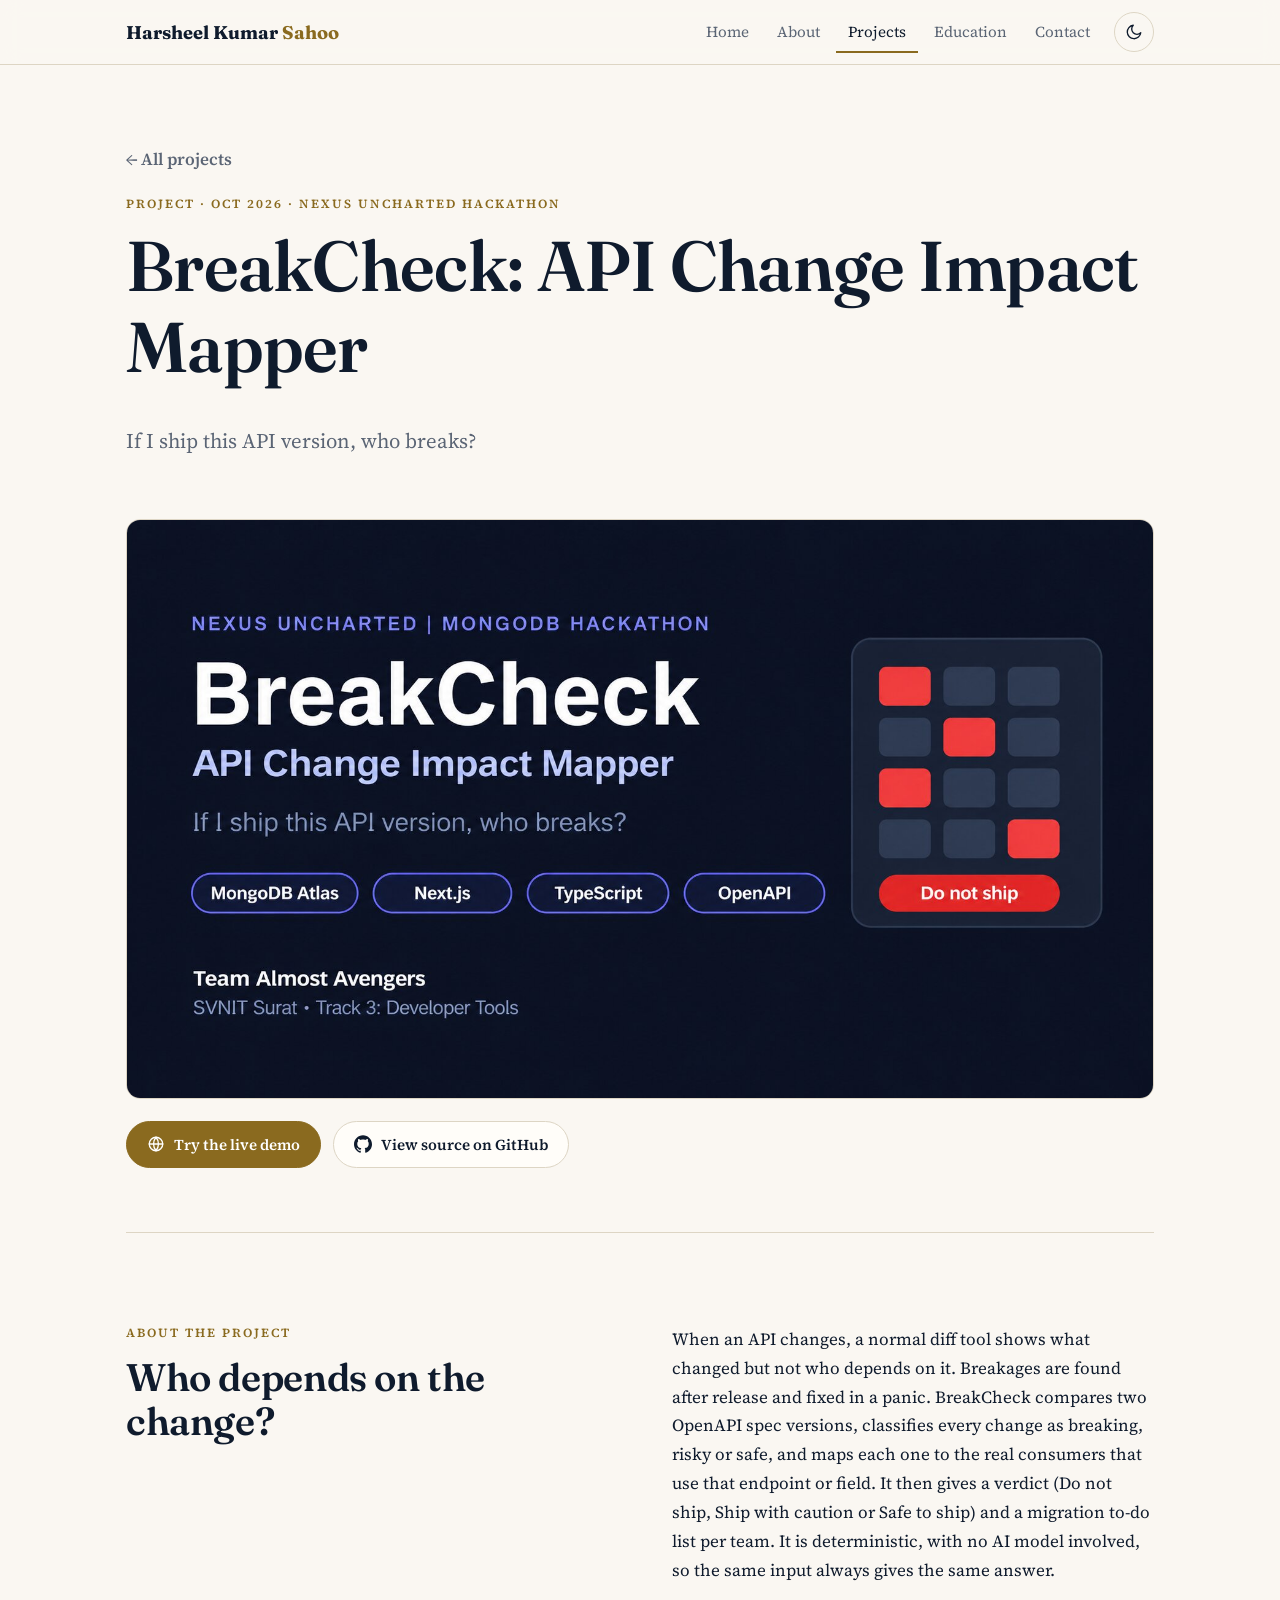
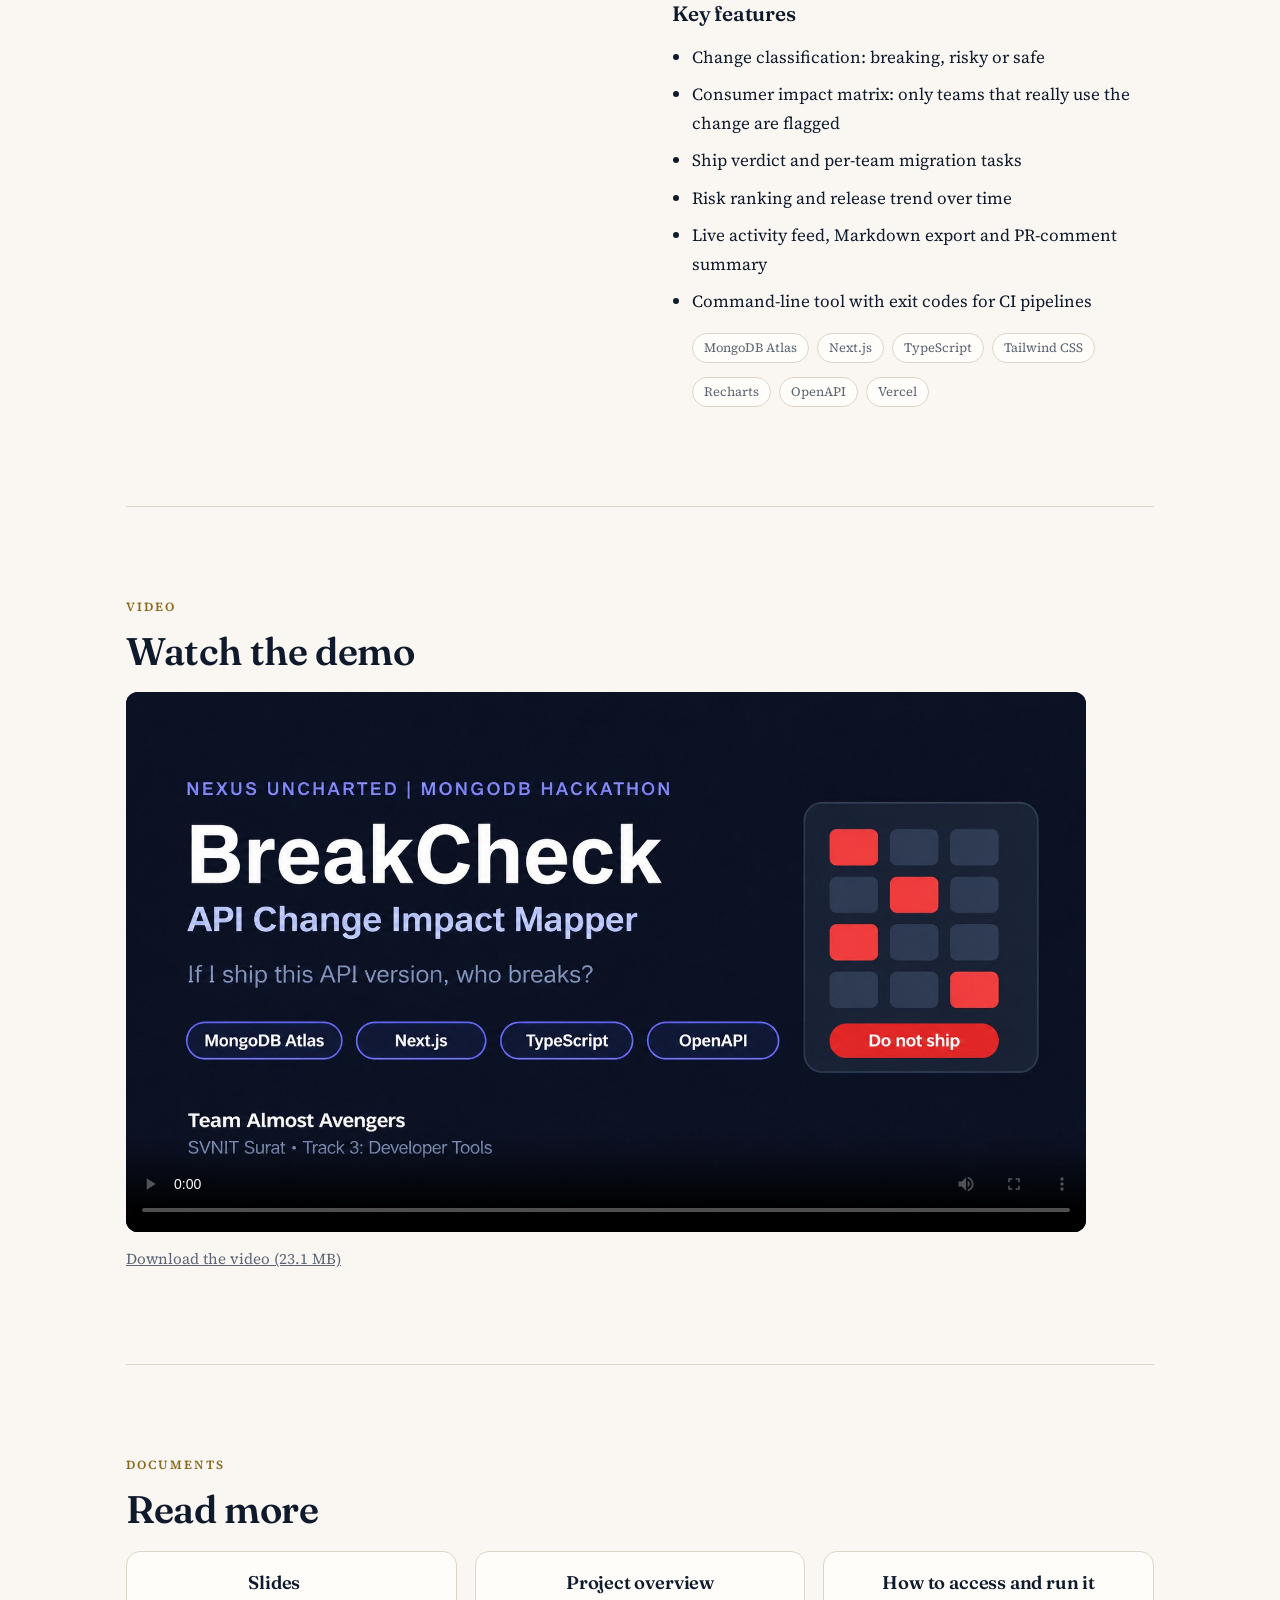
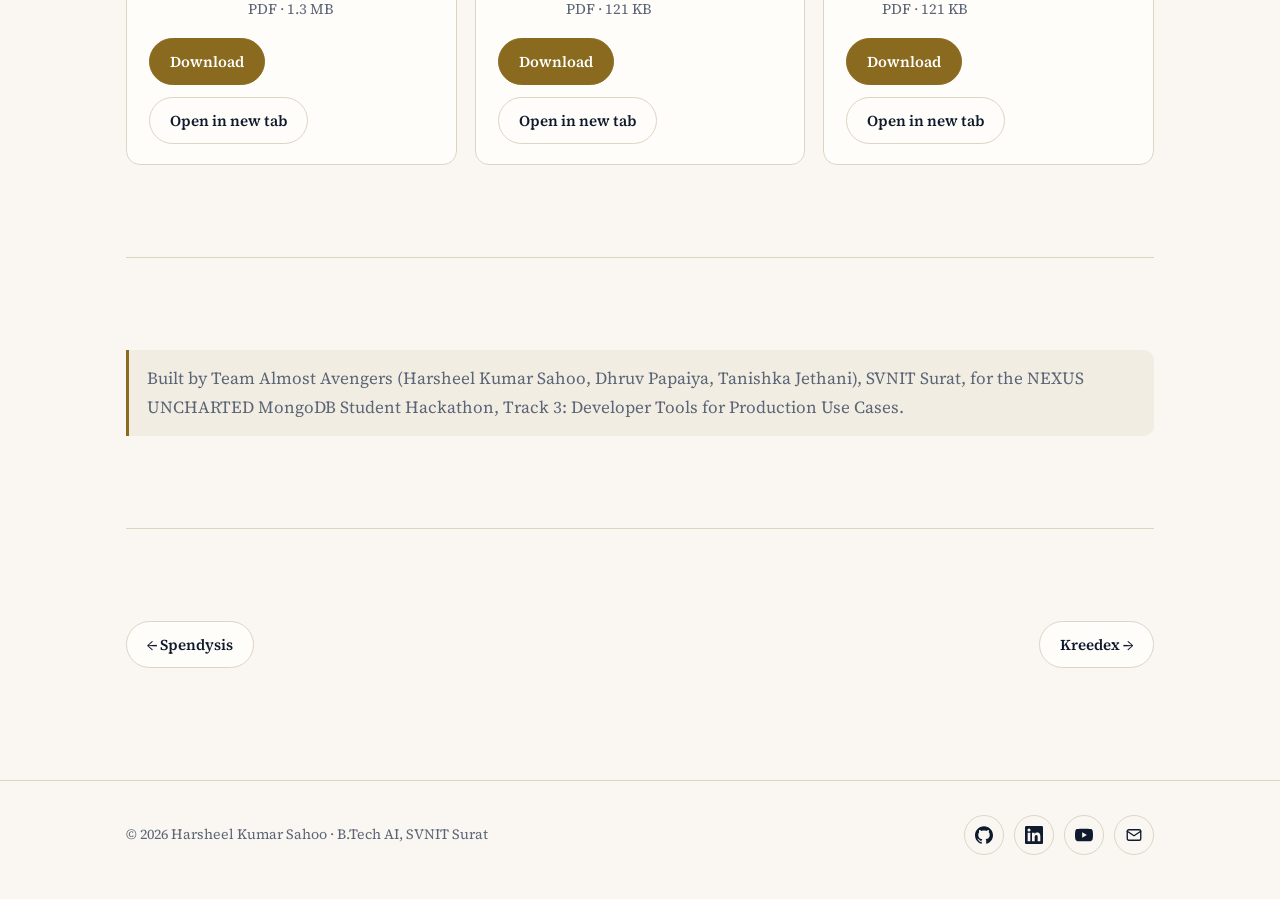
<file: projects/breakcheck.html>
<!DOCTYPE html>
<html lang="en" data-root="../">
<head>
<meta charset="utf-8">
<meta name="viewport" content="width=device-width, initial-scale=1">
<title>BreakCheck: API Change Impact Mapper | Harsheel Kumar Sahoo</title>
<meta name="description" content="BreakCheck compares two versions of an API and shows which teams and apps would break before you release, with a clear ship / don't-ship verdict and a to-do list for each team.">
<meta property="og:title" content="BreakCheck: API Change Impact Mapper">
<meta property="og:description" content="BreakCheck compares two versions of an API and shows which teams and apps would break before you release, with a clear ship / don't-ship verdict and a to-do list for each team.">
<meta property="og:type" content="website">
<meta property="og:image" content="https://harsheel.vercel.app/assets/breakcheck/poster.jpg">
<meta property="og:image:width" content="1200">
<meta property="og:image:height" content="627">
<meta property="og:image:alt" content="BreakCheck poster: an impact matrix showing which consumers break, with a Do not ship verdict.">
<meta name="twitter:card" content="summary_large_image">
<link rel="icon" type="image/svg+xml" href="../favicon.svg">
<link rel="icon" type="image/png" href="../favicon.png">
<link rel="preconnect" href="https://fonts.googleapis.com"><link rel="preconnect" href="https://fonts.gstatic.com" crossorigin>
<link href="https://fonts.googleapis.com/css2?family=Fraunces:opsz,wght@9..144,400;9..144,600;9..144,700&family=Source+Serif+4:ital,opsz,wght@0,8..60,400;0,8..60,600;1,8..60,400&display=swap" rel="stylesheet">
<link rel="stylesheet" href="../assets/css/style.css">
<style>
.player{width:100%;max-width:960px;aspect-ratio:16/9;border-radius:12px;background:#000;display:block}
.docs{display:grid;grid-template-columns:repeat(auto-fit,minmax(min(100%,300px),1fr));gap:18px}
.doc{display:flex;flex-direction:column;justify-content:space-between;gap:16px;background:var(--card);border:1px solid var(--line);border-radius:var(--radius);padding:20px 22px}
.doc h3{margin:0 0 4px;font-size:1.15rem}.doc p{margin:0}
.dl{margin:14px 0 0;font-size:.95rem}
</style>
<script src="../assets/js/site.js"></script>
</head>
<body>
<header id="site-header" class="site"></header>
<main class="wrap">
<div class="ph"><a class="back" href="../projects.html">← All projects</a><p class="eyebrow">Project · Oct 2026 · NEXUS UNCHARTED Hackathon</p><h1>BreakCheck: API Change Impact Mapper</h1>
<p class="lead">If I ship this API version, who breaks?</p></div>
<img class="hero-img" src="../assets/breakcheck/poster.jpg" alt="BreakCheck poster: an impact matrix showing which consumers break, with a Do not ship verdict." width="1200" height="627">
<div class="row" style="margin-top:22px;margin-bottom:clamp(36px,6vw,64px)"><a class="btn primary" href="https://breakcheck-live.vercel.app/" target="_blank" rel="noopener noreferrer" data-icon="globe">Try the live demo</a><a class="btn" href="https://github.com/Harsheel-Kumar-Sahoo/BreakCheck" target="_blank" rel="noopener noreferrer" data-icon="github">View source on GitHub</a></div>
<section class="s split"><div><p class="eyebrow">About the project</p><h2>Who depends on the change?</h2></div><div class="prose">
<p>When an API changes, a normal diff tool shows what changed but not who depends on it. Breakages are found after release and fixed in a panic. BreakCheck compares two OpenAPI spec versions, classifies every change as breaking, risky or safe, and maps each one to the real consumers that use that endpoint or field. It then gives a verdict (Do not ship, Ship with caution or Safe to ship) and a migration to-do list per team. It is deterministic, with no AI model involved, so the same input always gives the same answer.</p>
<h3>Key features</h3><ul><li>Change classification: breaking, risky or safe</li><li>Consumer impact matrix: only teams that really use the change are flagged</li><li>Ship verdict and per-team migration tasks</li><li>Risk ranking and release trend over time</li><li>Live activity feed, Markdown export and PR-comment summary</li><li>Command-line tool with exit codes for CI pipelines</li></ul>
<ul class="chips"><li>MongoDB Atlas</li><li>Next.js</li><li>TypeScript</li><li>Tailwind CSS</li><li>Recharts</li><li>OpenAPI</li><li>Vercel</li></ul></div></section>
<section class="s"><p class="eyebrow">Video</p><h2>Watch the demo</h2>
<video class="player" controls preload="metadata" playsinline poster="../assets/breakcheck/poster.jpg"><source src="../assets/breakcheck/BreakCheck_Demo.mp4" type="video/mp4">Your browser cannot play this video. <a href="../assets/breakcheck/BreakCheck_Demo.mp4">Download the video</a>.</video>
<p class="dl muted"><a href="../assets/breakcheck/BreakCheck_Demo.mp4" download>Download the video (23.1 MB)</a></p></section>
<section class="s"><p class="eyebrow">Documents</p><h2>Read more</h2><div class="docs">
<div class="doc"><div><h3>Slides</h3><p class="muted">PDF · 1.3 MB</p></div><div class="row"><a class="btn primary" href="../assets/breakcheck/BreakCheck_Presentation.pdf" download>Download</a><a class="btn" href="../assets/breakcheck/BreakCheck_Presentation.pdf" target="_blank" rel="noopener noreferrer">Open in new tab</a></div></div>
<div class="doc"><div><h3>Project overview</h3><p class="muted">PDF · 121 KB</p></div><div class="row"><a class="btn primary" href="../assets/breakcheck/BreakCheck_Project_Overview.pdf" download>Download</a><a class="btn" href="../assets/breakcheck/BreakCheck_Project_Overview.pdf" target="_blank" rel="noopener noreferrer">Open in new tab</a></div></div>
<div class="doc"><div><h3>How to access and run it</h3><p class="muted">PDF · 121 KB</p></div><div class="row"><a class="btn primary" href="../assets/breakcheck/BreakCheck_Access_Instructions.pdf" download>Download</a><a class="btn" href="../assets/breakcheck/BreakCheck_Access_Instructions.pdf" target="_blank" rel="noopener noreferrer">Open in new tab</a></div></div>
</div></section>
<section class="s"><p class="note">Built by Team Almost Avengers (Harsheel Kumar Sahoo, Dhruv Papaiya, Tanishka Jethani), SVNIT Surat, for the NEXUS UNCHARTED MongoDB Student Hackathon, Track 3: Developer Tools for Production Use Cases.</p></section>
<section class="s pager"><a class="btn" href="spendysis.html">← Spendysis</a><a class="btn" href="kreedex.html">Kreedex →</a></section>
</main>
<footer id="site-footer" class="foot"></footer>
</body>
</html>
</file>
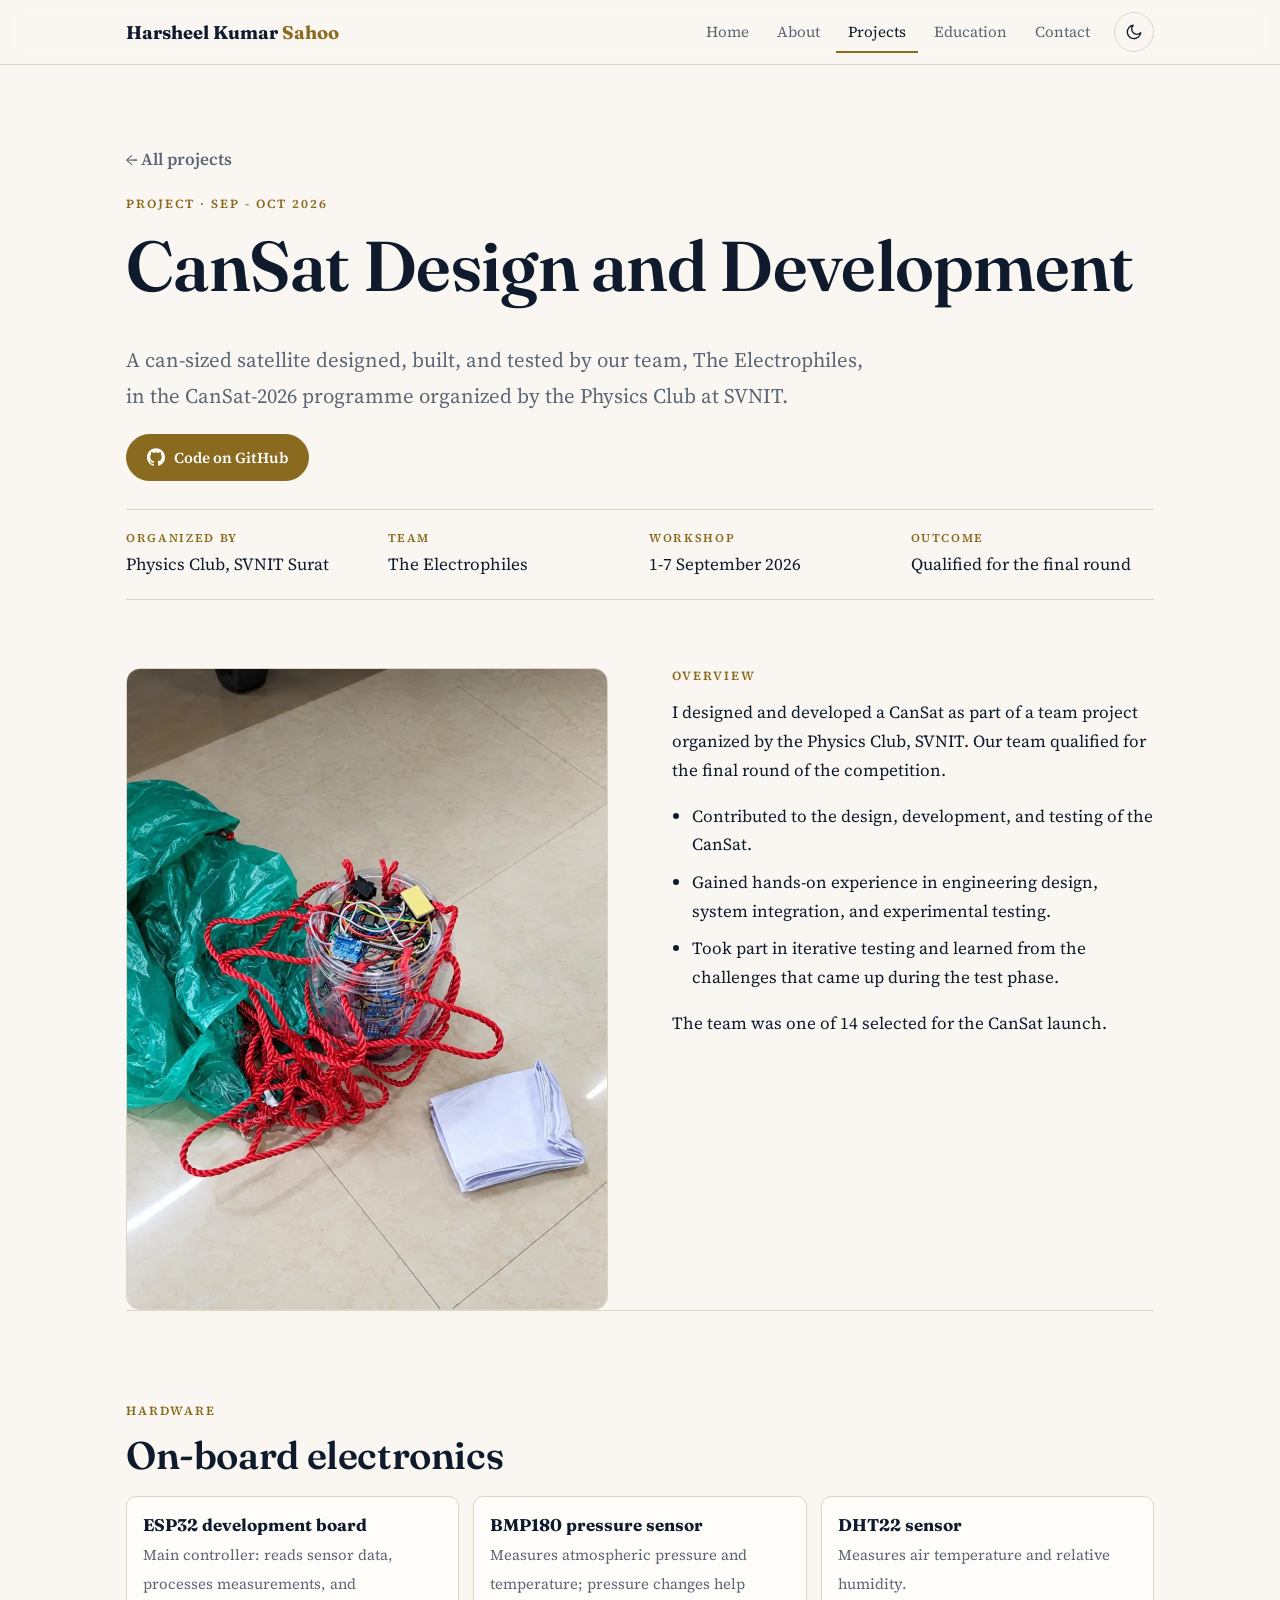
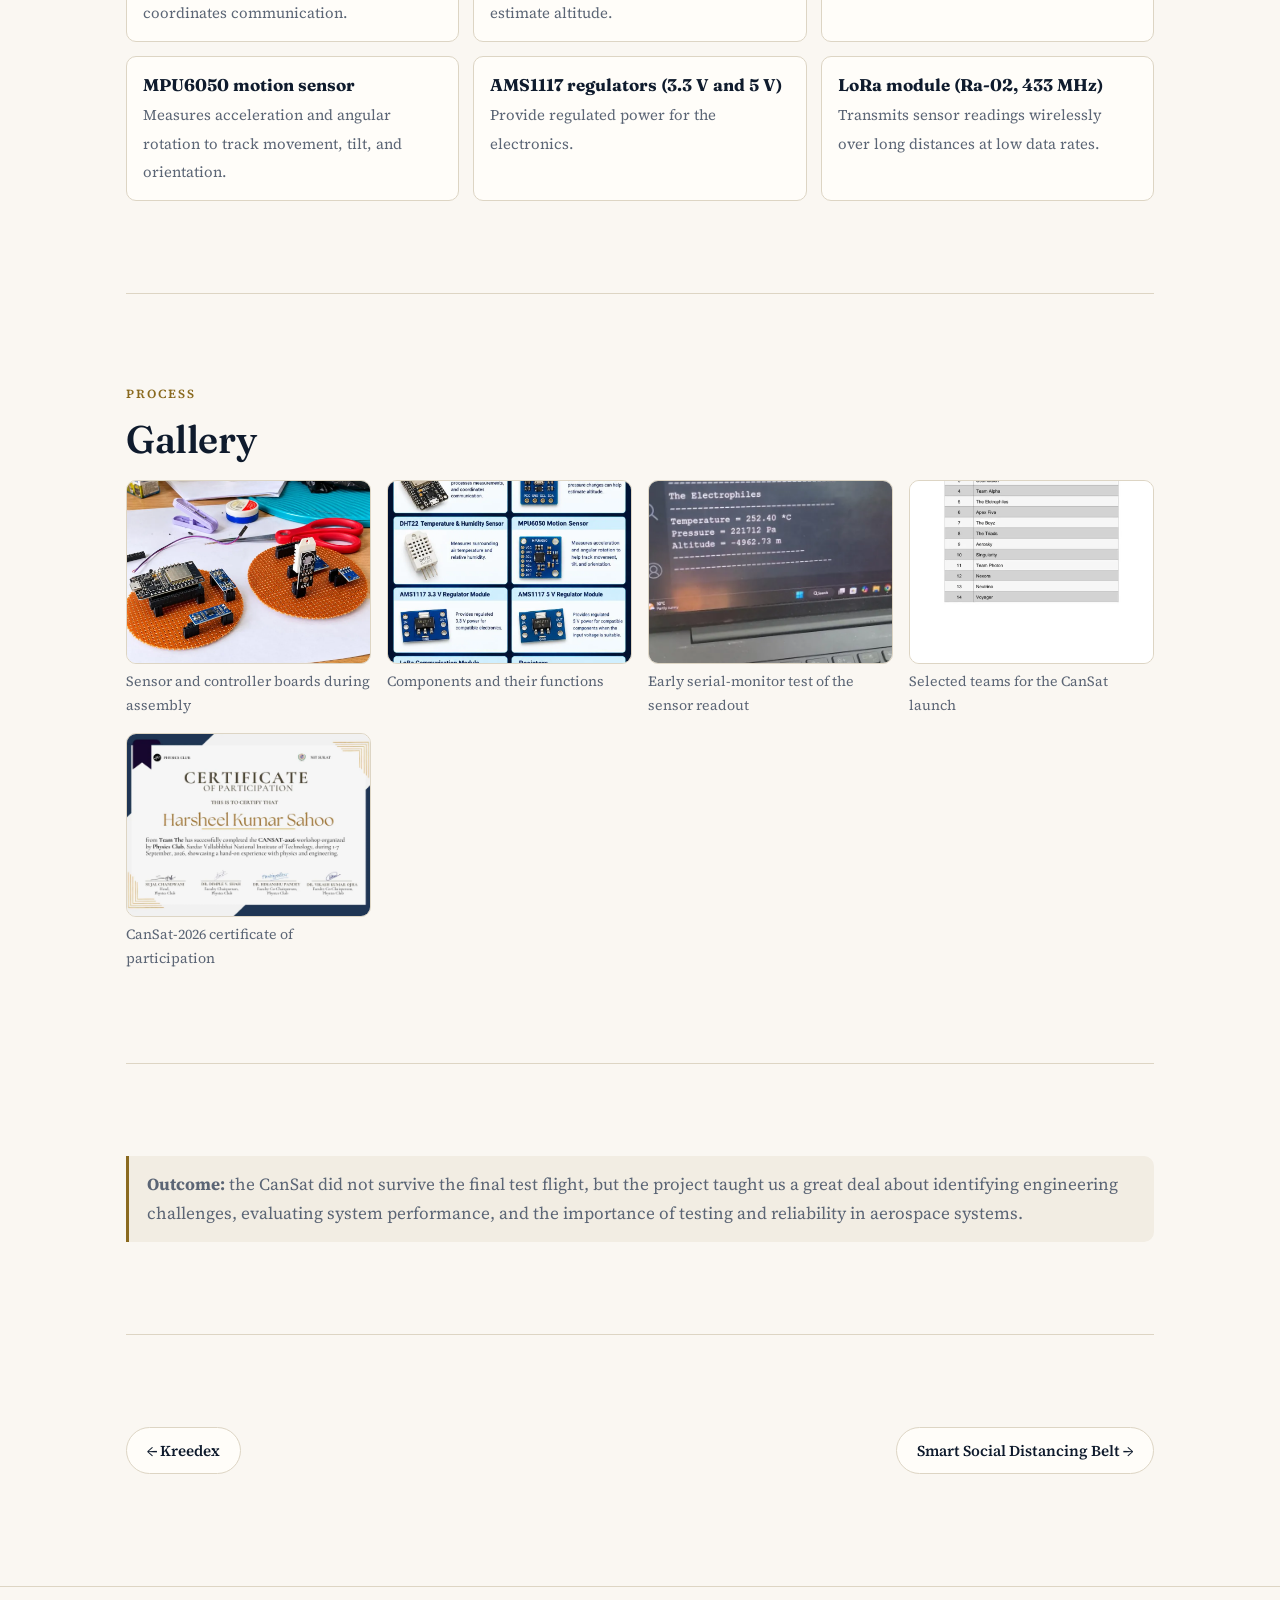
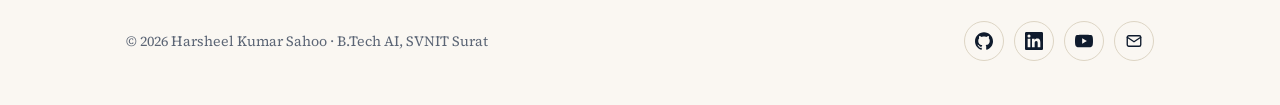
<file: projects/cansat.html>
<!DOCTYPE html>
<html lang="en" data-root="../">
<head>
<meta charset="utf-8">
<meta name="viewport" content="width=device-width, initial-scale=1">
<title>CanSat 2026 | Harsheel Kumar Sahoo</title>
<meta name="description" content="CanSat design and development by team The Electrophiles at SVNIT Surat: ESP32, sensors, LoRa telemetry, and a parachute recovery system.">
<meta property="og:title" content="CanSat 2026 | Harsheel Kumar Sahoo">
<meta property="og:description" content="CanSat design and development by team The Electrophiles at SVNIT Surat: ESP32, sensors, LoRa telemetry, and a parachute recovery system.">
<meta property="og:type" content="website">
<meta property="og:image" content="https://harsheel.vercel.app/assets/img/og-image.jpg">
<meta property="og:image:width" content="1200">
<meta property="og:image:height" content="630">
<meta property="og:image:alt" content="Harsheel Kumar Sahoo, projects in AI, embedded systems and software">
<meta name="twitter:card" content="summary_large_image">
<link rel="icon" type="image/svg+xml" href="../favicon.svg">
<link rel="icon" type="image/png" href="../favicon.png">
<link rel="preconnect" href="https://fonts.googleapis.com"><link rel="preconnect" href="https://fonts.gstatic.com" crossorigin>
<link href="https://fonts.googleapis.com/css2?family=Fraunces:opsz,wght@9..144,400;9..144,600;9..144,700&family=Source+Serif+4:ital,opsz,wght@0,8..60,400;0,8..60,600;1,8..60,400&display=swap" rel="stylesheet">
<link rel="stylesheet" href="../assets/css/style.css">
<script src="../assets/js/site.js"></script>
</head>
<body>
<header id="site-header" class="site"></header>
<main class="wrap">
<div class="ph"><a class="back" href="../projects.html">← All projects</a><p class="eyebrow">Project · Sep - Oct 2026</p><h1>CanSat Design and Development</h1><p class="lead">A can-sized satellite designed, built, and tested by our team, The Electrophiles, in the CanSat-2026 programme organized by the Physics Club at SVNIT.</p>
<div class="row"><a class="btn primary" href="https://github.com/Harsheel-Kumar-Sahoo/CanSat-2026" target="_blank" rel="noopener" data-icon="github">Code on GitHub</a></div><dl class="meta"><div><dt>Organized by</dt><dd>Physics Club, SVNIT Surat</dd></div><div><dt>Team</dt><dd>The Electrophiles</dd></div><div><dt>Workshop</dt><dd>1-7 September 2026</dd></div><div><dt>Outcome</dt><dd>Qualified for the final round</dd></div></dl></div>
<div class="split"><img class="hero-img narrow" src="../assets/img/cansat-1.webp" alt="Assembled CanSat with electronics, red parachute cords, and parachute" width="960" height="1280"><div class="prose"><p class="eyebrow">Overview</p><p>I designed and developed a CanSat as part of a team project organized by the Physics Club, SVNIT. Our team qualified for the final round of the competition.</p><ul><li>Contributed to the design, development, and testing of the CanSat.</li><li>Gained hands-on experience in engineering design, system integration, and experimental testing.</li><li>Took part in iterative testing and learned from the challenges that came up during the test phase.</li></ul><p>The team was one of 14 selected for the CanSat launch.</p></div></div>
<section class="s"><p class="eyebrow">Hardware</p><h2>On-board electronics</h2><div class="spec"><div><b>ESP32 development board</b><span>Main controller: reads sensor data, processes measurements, and coordinates communication.</span></div><div><b>BMP180 pressure sensor</b><span>Measures atmospheric pressure and temperature; pressure changes help estimate altitude.</span></div><div><b>DHT22 sensor</b><span>Measures air temperature and relative humidity.</span></div><div><b>MPU6050 motion sensor</b><span>Measures acceleration and angular rotation to track movement, tilt, and orientation.</span></div><div><b>AMS1117 regulators (3.3 V and 5 V)</b><span>Provide regulated power for the electronics.</span></div><div><b>LoRa module (Ra-02, 433 MHz)</b><span>Transmits sensor readings wirelessly over long distances at low data rates.</span></div></div></section>
<section class="s"><p class="eyebrow">Process</p><h2>Gallery</h2><div class="gallery"><figure><img src="../assets/img/cansat-2.webp" alt="ESP32 and sensor modules mounted on circular perfboards" loading="lazy" width="960" height="1280"><figcaption>Sensor and controller boards during assembly</figcaption></figure><figure><img src="../assets/img/cansat-4.webp" alt="Infographic of CanSat electronic components and their functions" loading="lazy" width="853" height="1280"><figcaption>Components and their functions</figcaption></figure><figure><img src="../assets/img/cansat-3.webp" alt="Serial monitor showing temperature, pressure, and altitude readings" loading="lazy" width="576" height="1280"><figcaption>Early serial-monitor test of the sensor readout</figcaption></figure><figure><img src="../assets/img/cansat-5.webp" alt="List of 14 teams selected for the CanSat launch" loading="lazy" width="900" height="1259"><figcaption>Selected teams for the CanSat launch</figcaption></figure><figure><img src="../assets/img/cansat-certificate.webp" alt="CanSat-2026 workshop certificate of participation" loading="lazy" width="1280" height="904"><figcaption>CanSat-2026 certificate of participation</figcaption></figure></div></section>
<section class="s"><p class="note"><b>Outcome:</b> the CanSat did not survive the final test flight, but the project taught us a great deal about identifying engineering challenges, evaluating system performance, and the importance of testing and reliability in aerospace systems.</p></section>
<section class="s pager"><a class="btn" href="../projects/kreedex.html">← Kreedex</a><a class="btn" href="../projects/distancing-belt.html">Smart Social Distancing Belt →</a></section>
</main>
<footer id="site-footer" class="foot"></footer>
</body>
</html>
</file>
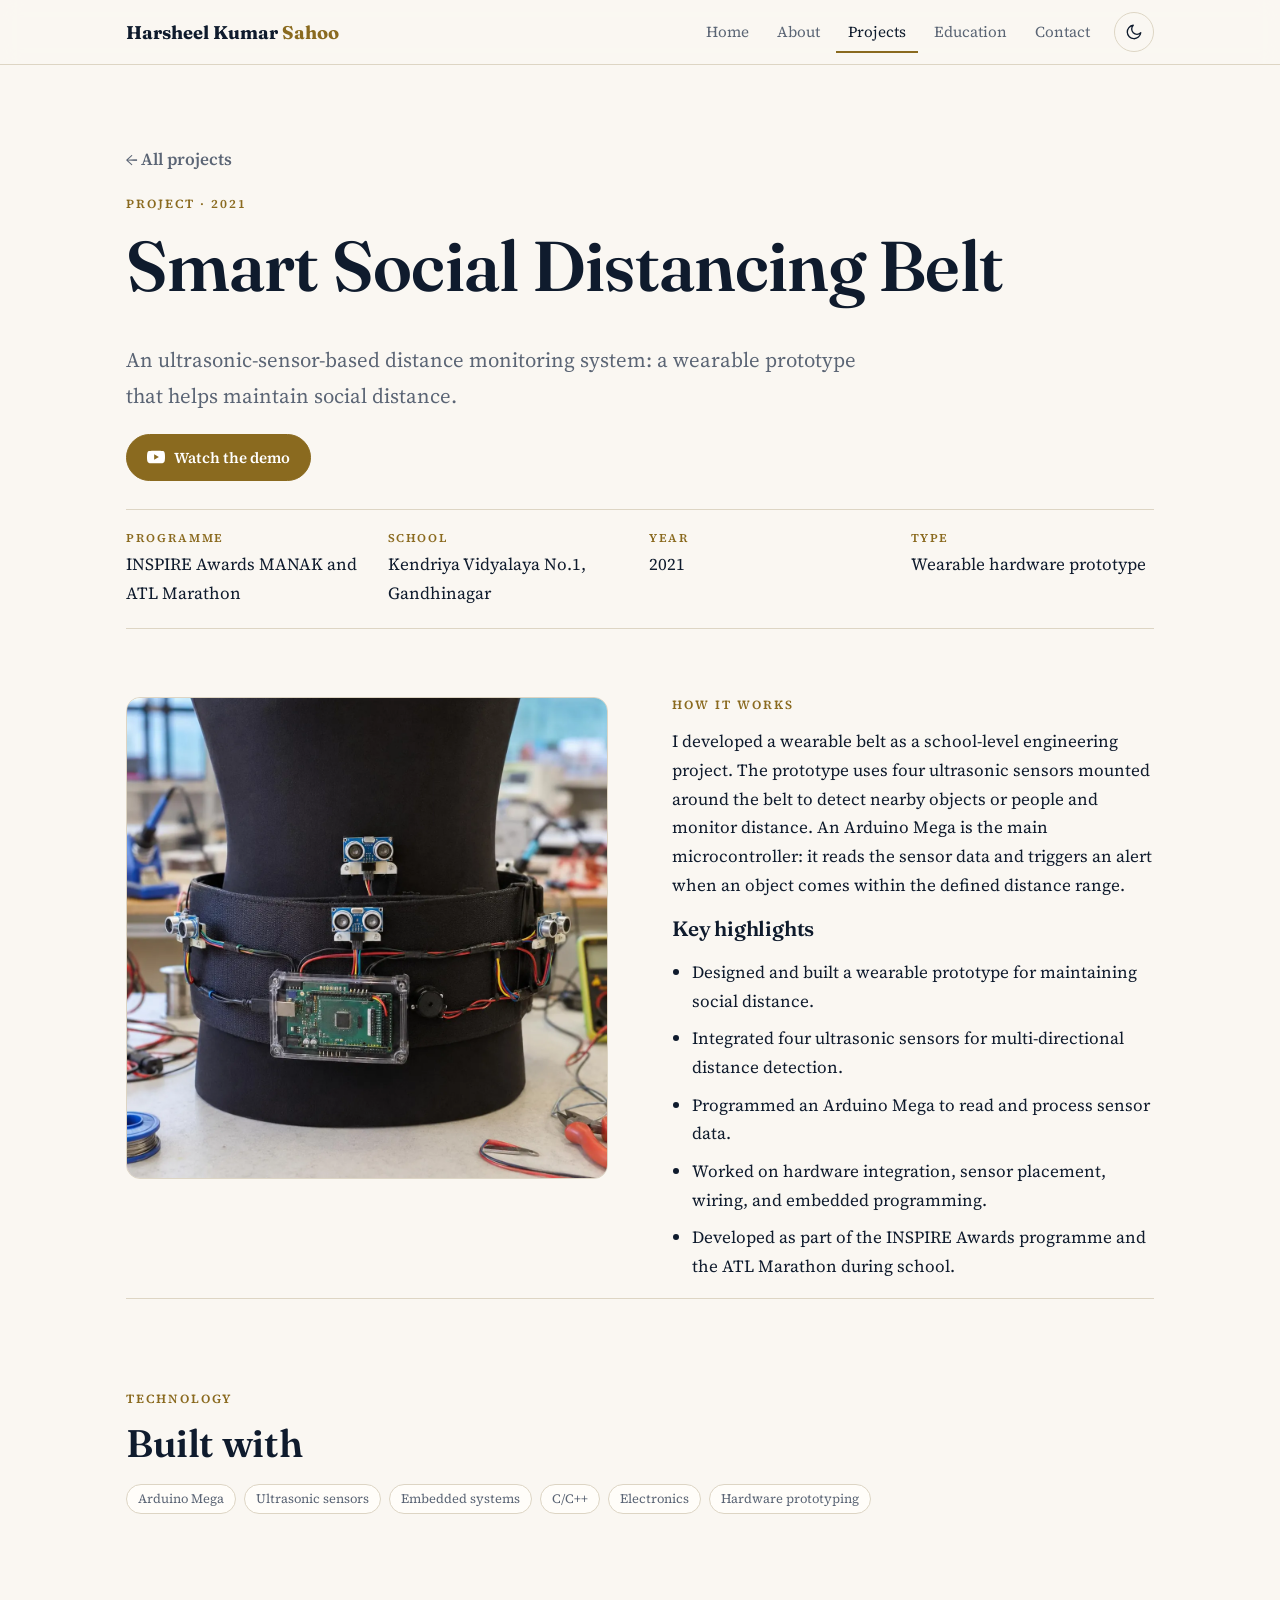
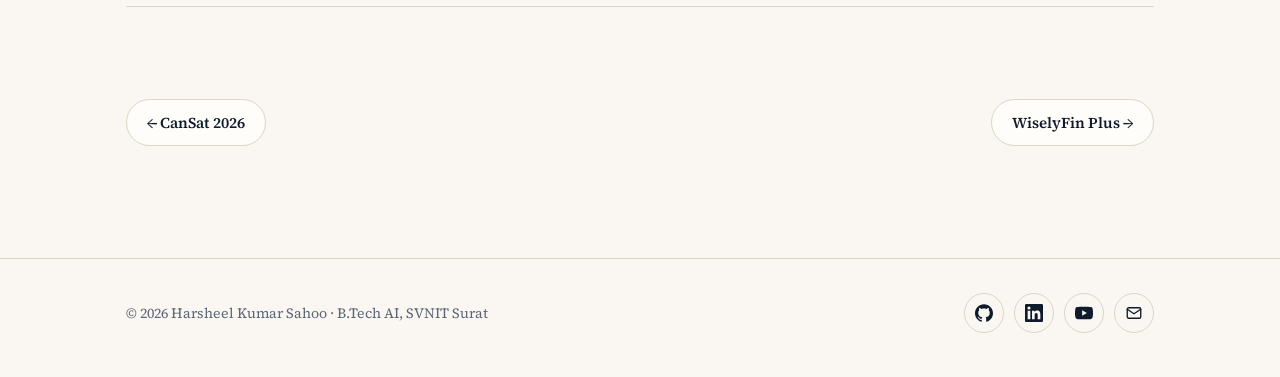
<file: projects/distancing-belt.html>
<!DOCTYPE html>
<html lang="en" data-root="../">
<head>
<meta charset="utf-8">
<meta name="viewport" content="width=device-width, initial-scale=1">
<title>Smart Social Distancing Belt | Harsheel Kumar Sahoo</title>
<meta name="description" content="A wearable belt with ultrasonic sensors and an Arduino Mega that alerts the wearer when people come too close. Built for the INSPIRE Awards MANAK programme and ATL Marathon.">
<meta property="og:title" content="Smart Social Distancing Belt | Harsheel Kumar Sahoo">
<meta property="og:description" content="A wearable belt with ultrasonic sensors and an Arduino Mega that alerts the wearer when people come too close. Built for the INSPIRE Awards MANAK programme and ATL Marathon.">
<meta property="og:type" content="website">
<meta property="og:image" content="https://harsheel.vercel.app/assets/img/og-image.jpg">
<meta property="og:image:width" content="1200">
<meta property="og:image:height" content="630">
<meta property="og:image:alt" content="Harsheel Kumar Sahoo, projects in AI, embedded systems and software">
<meta name="twitter:card" content="summary_large_image">
<link rel="icon" type="image/svg+xml" href="../favicon.svg">
<link rel="icon" type="image/png" href="../favicon.png">
<link rel="preconnect" href="https://fonts.googleapis.com"><link rel="preconnect" href="https://fonts.gstatic.com" crossorigin>
<link href="https://fonts.googleapis.com/css2?family=Fraunces:opsz,wght@9..144,400;9..144,600;9..144,700&family=Source+Serif+4:ital,opsz,wght@0,8..60,400;0,8..60,600;1,8..60,400&display=swap" rel="stylesheet">
<link rel="stylesheet" href="../assets/css/style.css">
<script src="../assets/js/site.js"></script>
</head>
<body>
<header id="site-header" class="site"></header>
<main class="wrap">
<div class="ph"><a class="back" href="../projects.html">← All projects</a><p class="eyebrow">Project · 2021</p><h1>Smart Social Distancing Belt</h1><p class="lead">An ultrasonic-sensor-based distance monitoring system: a wearable prototype that helps maintain social distance.</p>
<div class="row"><a class="btn primary" href="https://youtu.be/1Rw5NR6oh58?si=CDtWOsZO1721H3MN" target="_blank" rel="noopener" data-icon="youtube">Watch the demo</a></div><dl class="meta"><div><dt>Programme</dt><dd>INSPIRE Awards MANAK and ATL Marathon</dd></div><div><dt>School</dt><dd>Kendriya Vidyalaya No.1, Gandhinagar</dd></div><div><dt>Year</dt><dd>2021</dd></div><div><dt>Type</dt><dd>Wearable hardware prototype</dd></div></dl></div>
<div class="split"><img class="hero-img narrow" src="../assets/img/distancing-belt.webp" alt="Smart Social Distancing Belt with ultrasonic sensors and an Arduino Mega on a mannequin" width="1200" height="1200"><div class="prose"><p class="eyebrow">How it works</p><p>I developed a wearable belt as a school-level engineering project. The prototype uses four ultrasonic sensors mounted around the belt to detect nearby objects or people and monitor distance. An Arduino Mega is the main microcontroller: it reads the sensor data and triggers an alert when an object comes within the defined distance range.</p><h3>Key highlights</h3><ul><li>Designed and built a wearable prototype for maintaining social distance.</li><li>Integrated four ultrasonic sensors for multi-directional distance detection.</li><li>Programmed an Arduino Mega to read and process sensor data.</li><li>Worked on hardware integration, sensor placement, wiring, and embedded programming.</li><li>Developed as part of the INSPIRE Awards programme and the ATL Marathon during school.</li></ul></div></div>
<section class="s"><p class="eyebrow">Technology</p><h2>Built with</h2><ul class="chips"><li>Arduino Mega</li><li>Ultrasonic sensors</li><li>Embedded systems</li><li>C/C++</li><li>Electronics</li><li>Hardware prototyping</li></ul></section>
<section class="s pager"><a class="btn" href="../projects/cansat.html">← CanSat 2026</a><a class="btn" href="wiselyfin-plus.html">WiselyFin Plus →</a></section>
</main>
<footer id="site-footer" class="foot"></footer>
</body>
</html>
</file>
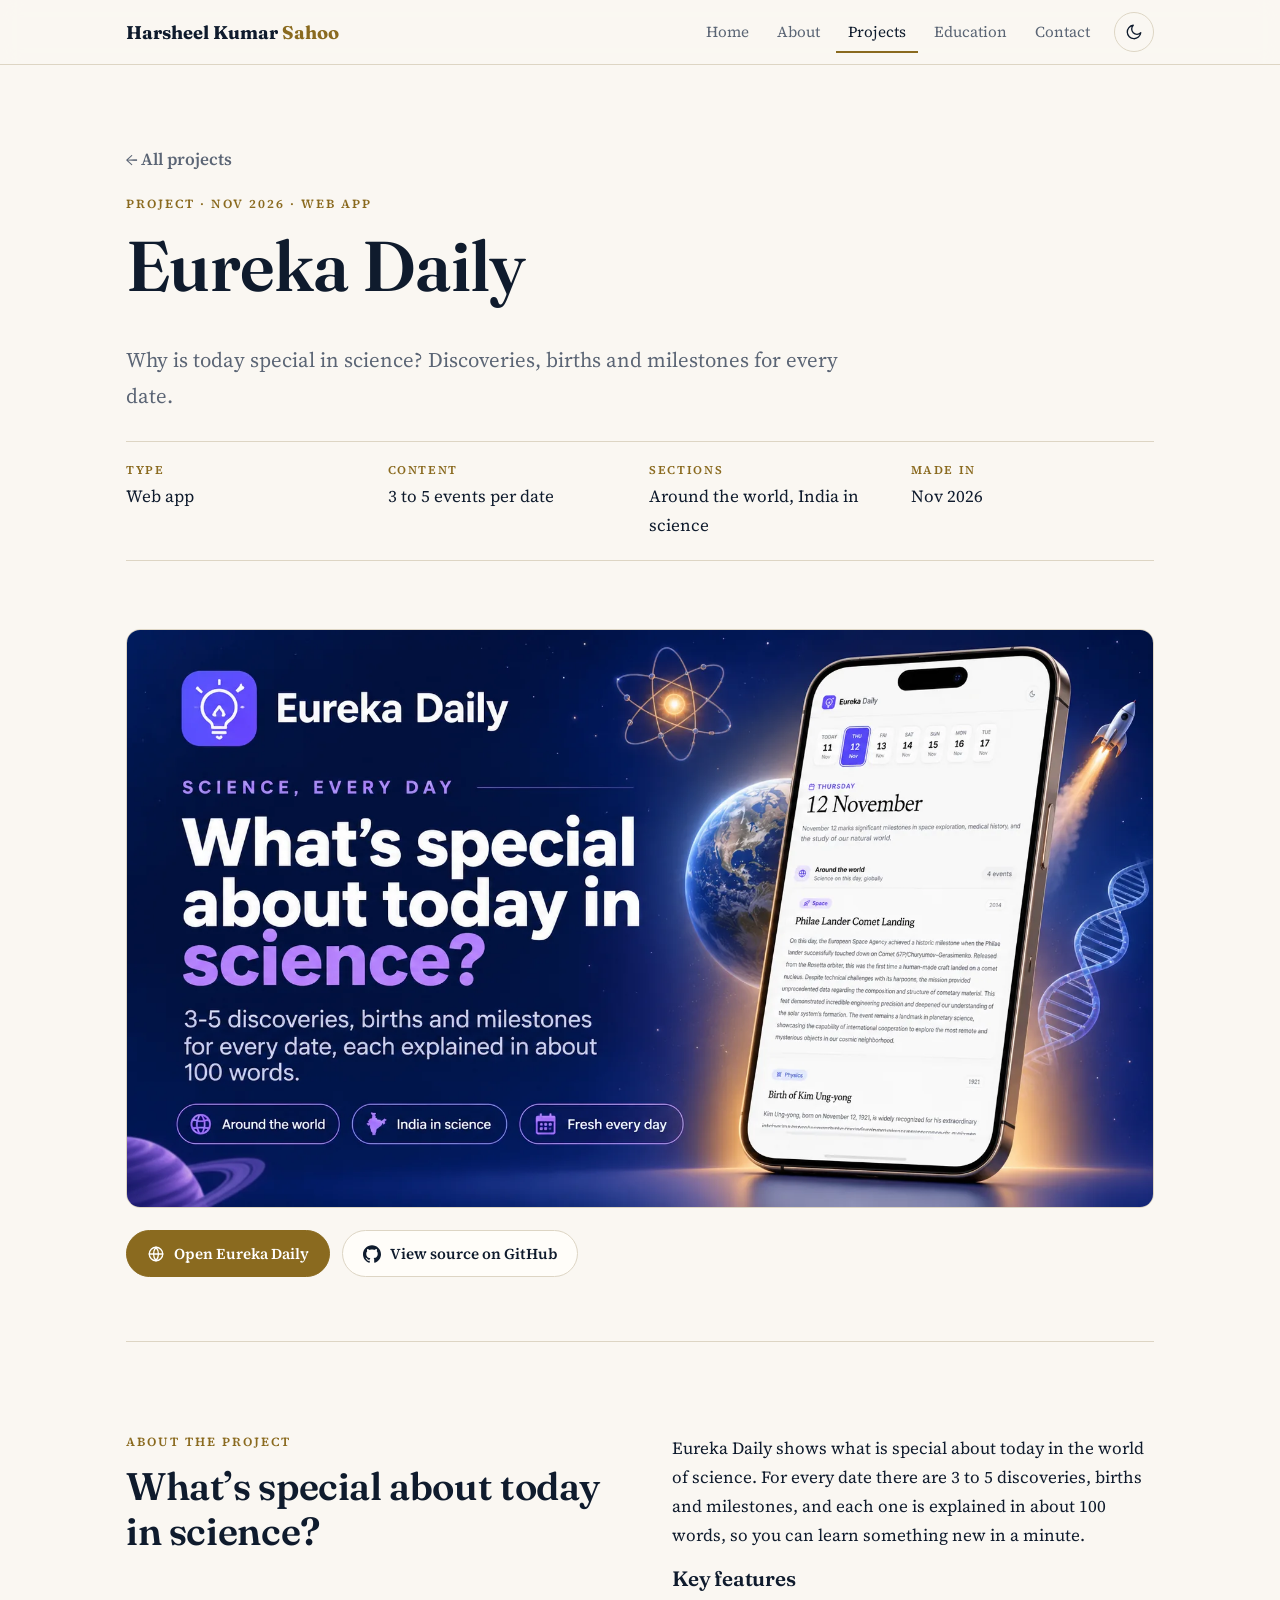
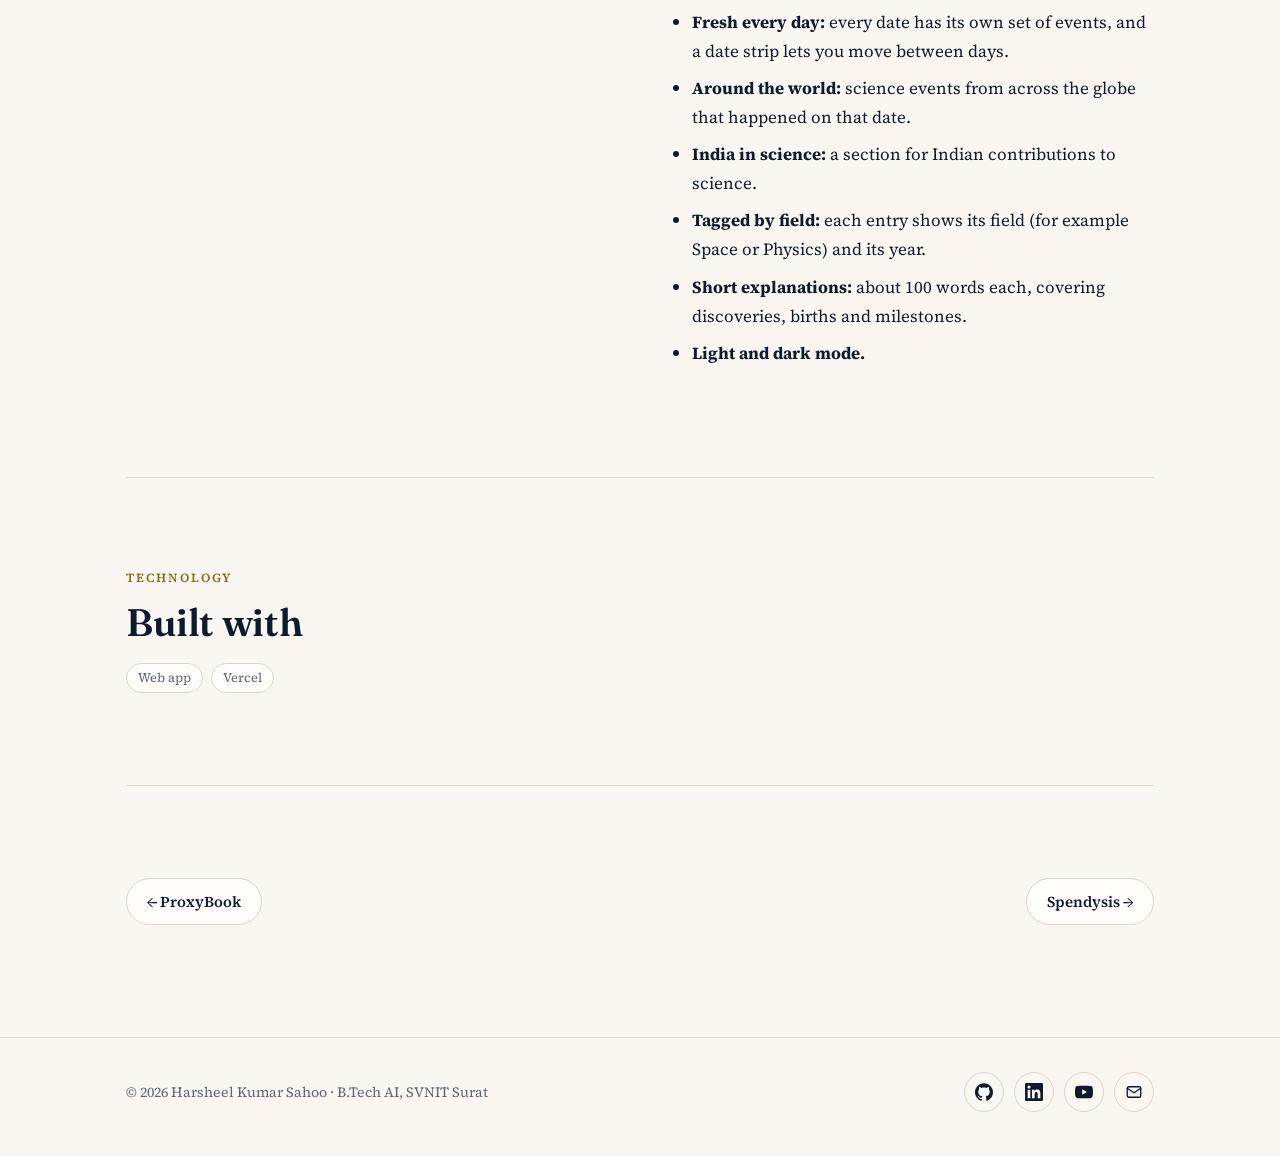
<file: projects/eureka-daily.html>
<!DOCTYPE html>
<html lang="en" data-root="../">
<head>
<meta charset="utf-8">
<meta name="viewport" content="width=device-width, initial-scale=1">
<title>Eureka Daily: Today in Science | Harsheel Kumar Sahoo</title>
<meta name="description" content="Eureka Daily shows why today is special in science, with 3 to 5 discoveries, births and milestones for every date, each explained in about 100 words.">
<meta property="og:title" content="Eureka Daily: Today in Science | Harsheel Kumar Sahoo">
<meta property="og:description" content="Eureka Daily shows why today is special in science, with 3 to 5 discoveries, births and milestones for every date, each explained in about 100 words.">
<meta property="og:type" content="website">
<meta property="og:image" content="https://harsheel.vercel.app/assets/img/eureka-daily-poster.webp">
<meta property="og:image:width" content="1672">
<meta property="og:image:height" content="941">
<meta property="og:image:alt" content="Eureka Daily poster: What is special about today in science? A phone showing science events for 12 November.">
<meta name="twitter:card" content="summary_large_image">
<link rel="icon" type="image/svg+xml" href="../favicon.svg">
<link rel="icon" type="image/png" href="../favicon.png">
<link rel="preconnect" href="https://fonts.googleapis.com"><link rel="preconnect" href="https://fonts.gstatic.com" crossorigin>
<link href="https://fonts.googleapis.com/css2?family=Fraunces:opsz,wght@9..144,400;9..144,600;9..144,700&family=Source+Serif+4:ital,opsz,wght@0,8..60,400;0,8..60,600;1,8..60,400&display=swap" rel="stylesheet">
<link rel="stylesheet" href="../assets/css/style.css">
<script src="../assets/js/site.js"></script>
</head>
<body>
<header id="site-header" class="site"></header>
<main class="wrap">
<div class="ph"><a class="back" href="../projects.html">← All projects</a><p class="eyebrow">Project · Nov 2026 · Web app</p><h1>Eureka Daily</h1>
<p class="lead">Why is today special in science? Discoveries, births and milestones for every date.</p><dl class="meta"><div><dt>Type</dt><dd>Web app</dd></div><div><dt>Content</dt><dd>3 to 5 events per date</dd></div><div><dt>Sections</dt><dd>Around the world, India in science</dd></div><div><dt>Made in</dt><dd>Nov 2026</dd></div></dl></div>
<img class="hero-img" src="../assets/img/eureka-daily-poster.webp" alt="Eureka Daily poster: What is special about today in science? A phone showing science events for 12 November." width="1672" height="941">
<div class="row" style="margin-top:22px;margin-bottom:clamp(36px,6vw,64px)"><a class="btn primary" href="https://eureka-daily.vercel.app/" target="_blank" rel="noopener noreferrer" data-icon="globe">Open Eureka Daily</a><a class="btn" href="https://github.com/Harsheel-Kumar-Sahoo/eureka-daily" target="_blank" rel="noopener noreferrer" data-icon="github">View source on GitHub</a></div>
<section class="s split"><div><p class="eyebrow">About the project</p><h2>What&rsquo;s special about today in science?</h2></div><div class="prose">
<p>Eureka Daily shows what is special about today in the world of science. For every date there are 3 to 5 discoveries, births and milestones, and each one is explained in about 100 words, so you can learn something new in a minute.</p>
<h3>Key features</h3><ul>
<li><b>Fresh every day:</b> every date has its own set of events, and a date strip lets you move between days.</li>
<li><b>Around the world:</b> science events from across the globe that happened on that date.</li>
<li><b>India in science:</b> a section for Indian contributions to science.</li>
<li><b>Tagged by field:</b> each entry shows its field (for example Space or Physics) and its year.</li>
<li><b>Short explanations:</b> about 100 words each, covering discoveries, births and milestones.</li>
<li><b>Light and dark mode.</b></li></ul></div></section>
<section class="s"><p class="eyebrow">Technology</p><h2>Built with</h2><ul class="chips"><li>Web app</li><li>Vercel</li></ul></section>
<section class="s pager"><a class="btn" href="proxybook.html">← ProxyBook</a><a class="btn" href="spendysis.html">Spendysis →</a></section>
</main>
<footer id="site-footer" class="foot"></footer>
</body>
</html>
</file>
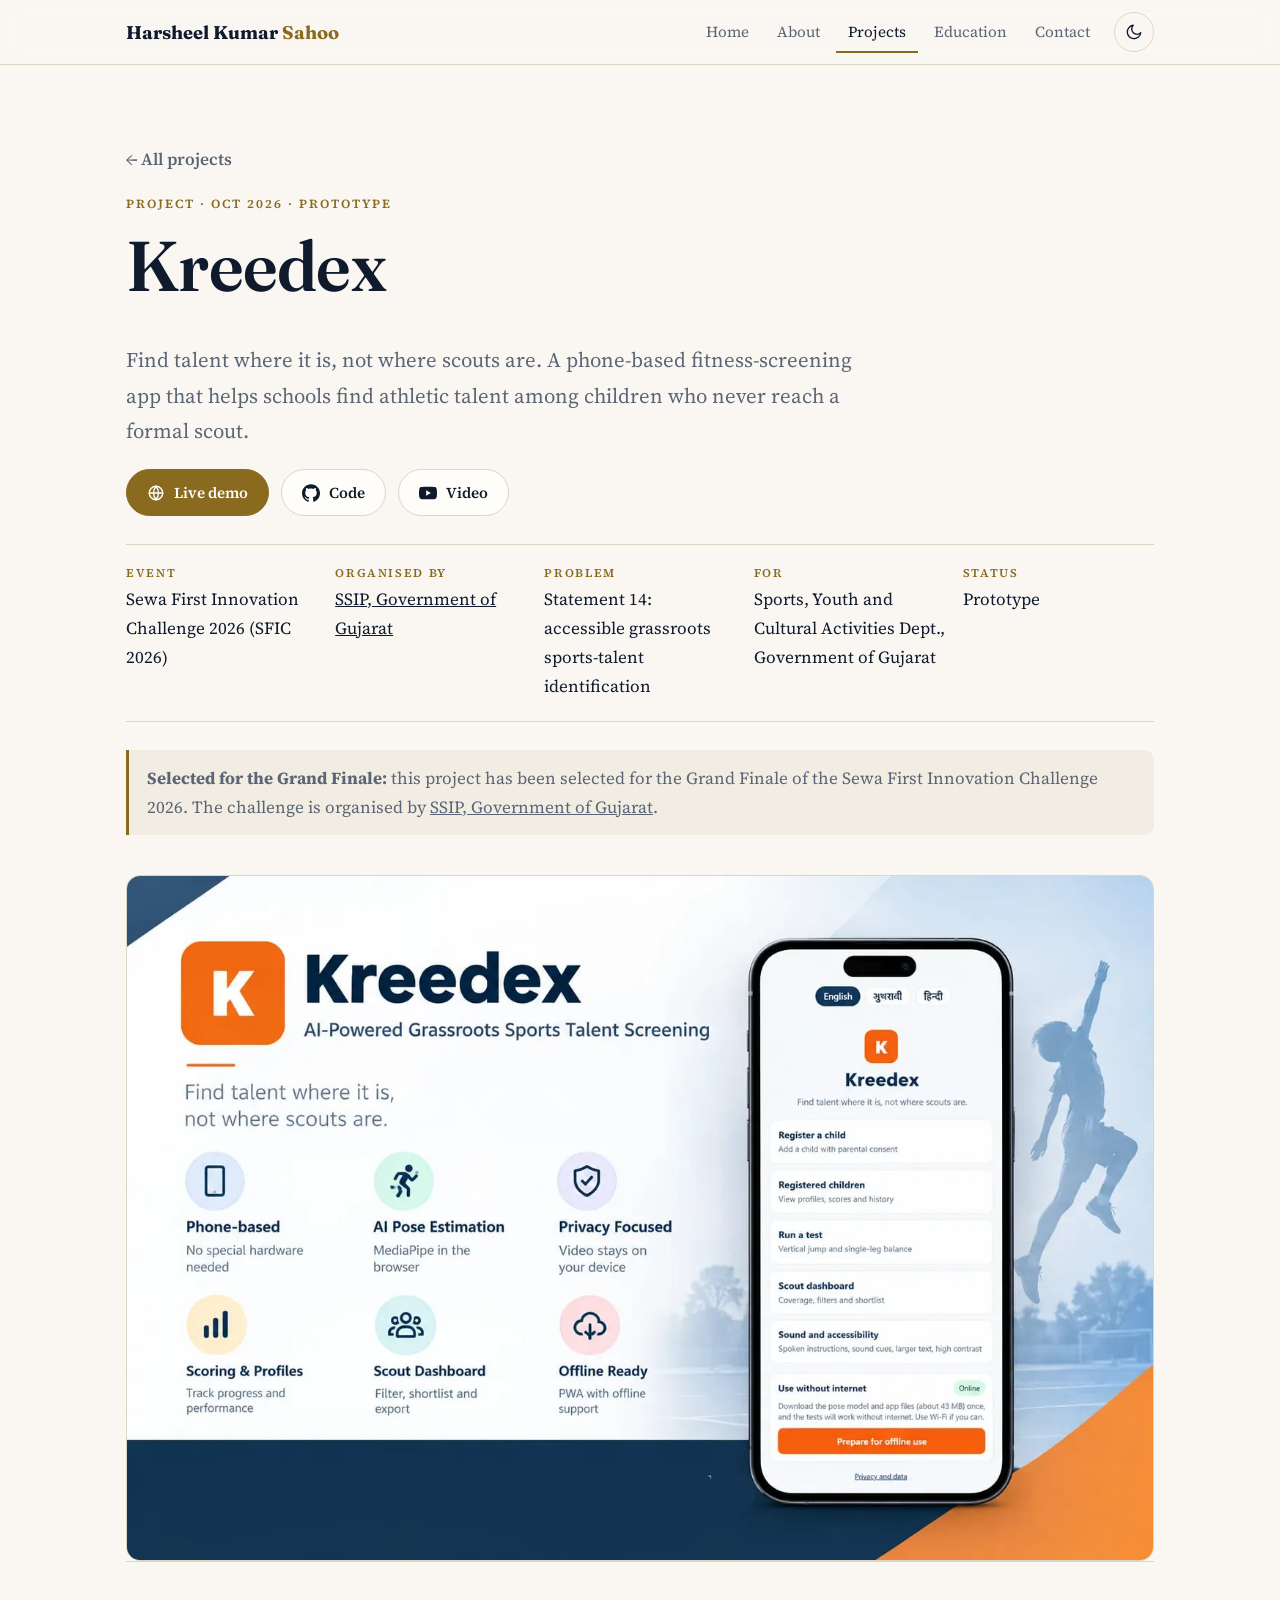
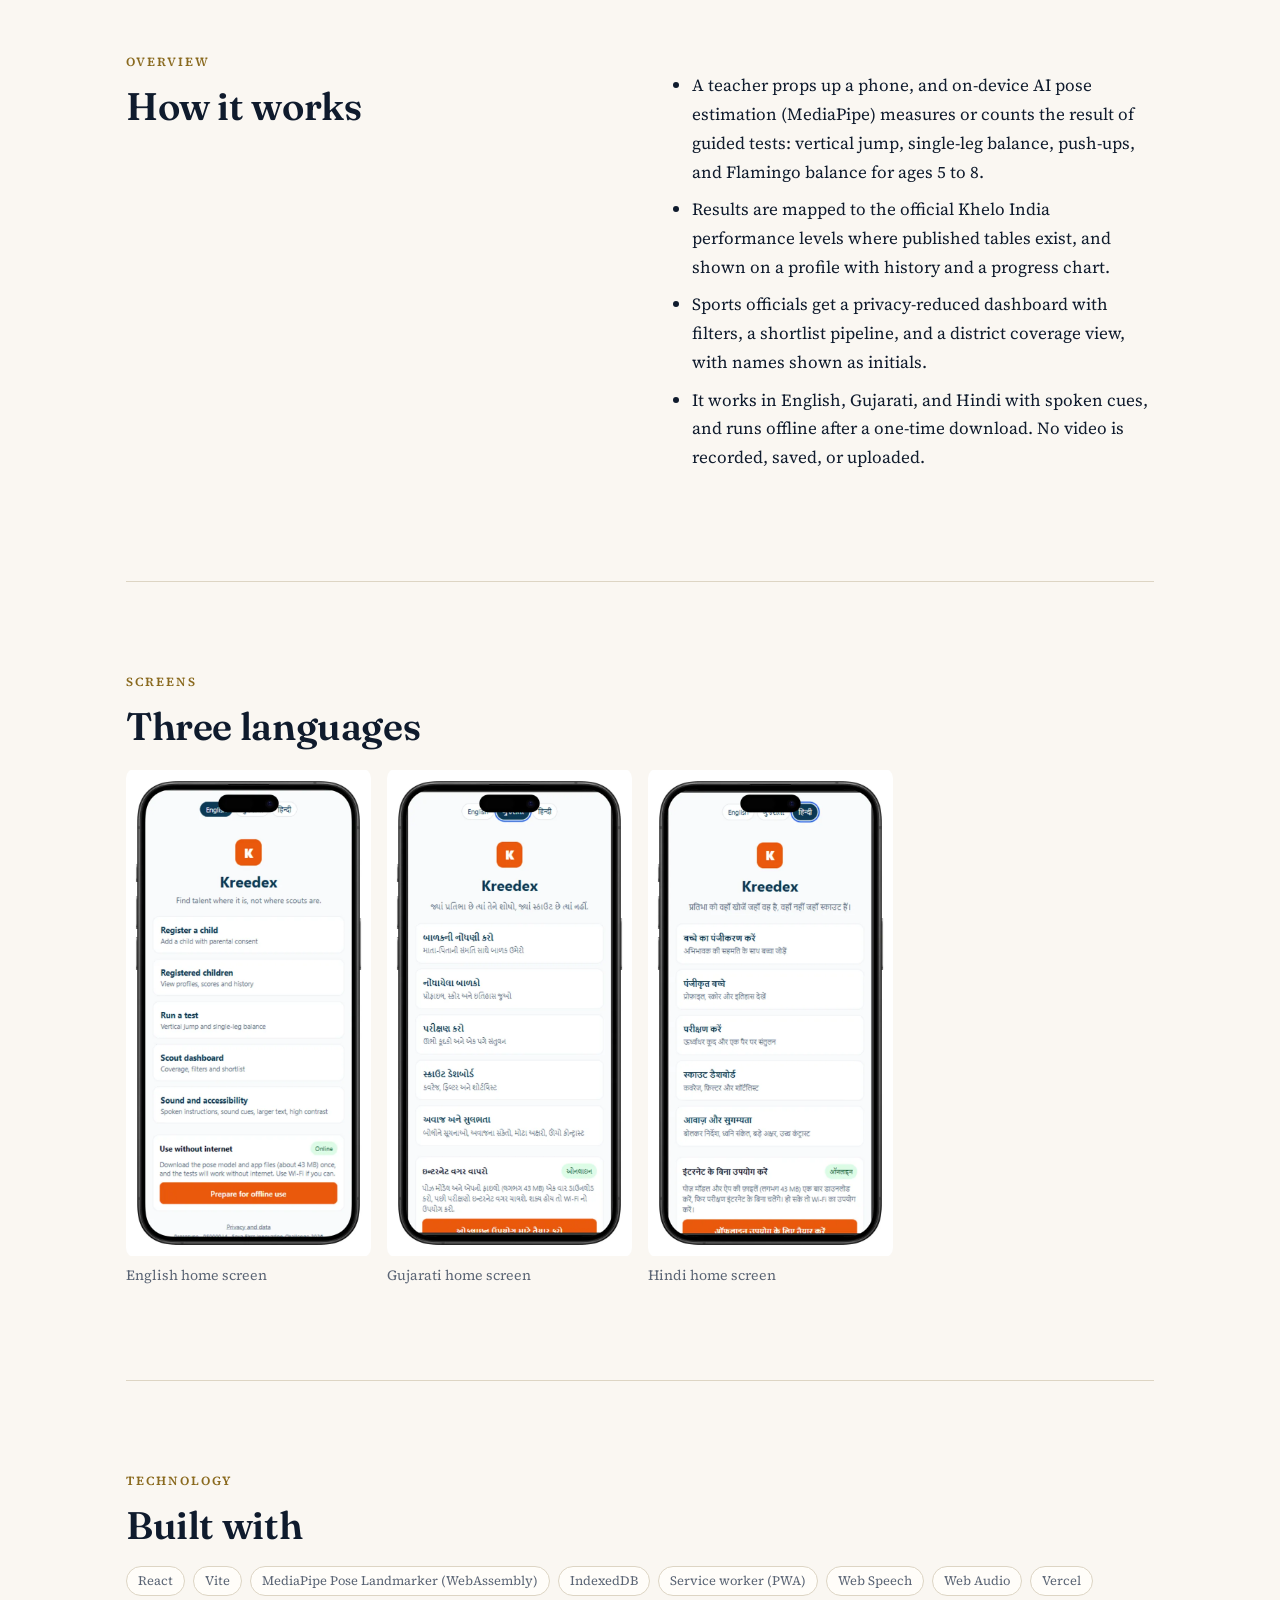
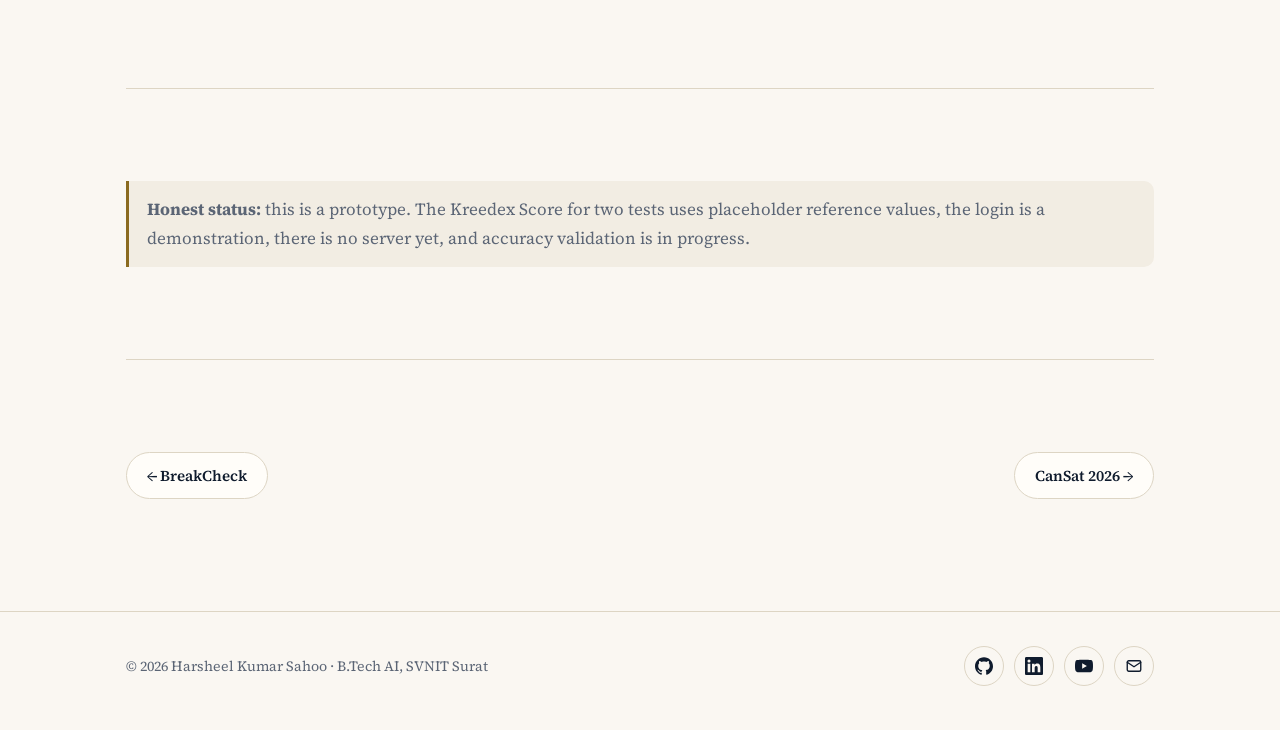
<file: projects/kreedex.html>
<!DOCTYPE html>
<html lang="en" data-root="../">
<head>
<meta charset="utf-8">
<meta name="viewport" content="width=device-width, initial-scale=1">
<title>Kreedex | Harsheel Kumar Sahoo</title>
<meta name="description" content="Kreedex is a phone-based fitness-screening app that uses on-device AI pose estimation to help schools find athletic talent. Selected for the Grand Finale of the Sewa First Innovation Challenge 2026, organised by SSIP, Government of Gujarat.">
<meta property="og:title" content="Kreedex | Harsheel Kumar Sahoo">
<meta property="og:description" content="Kreedex is a phone-based fitness-screening app that uses on-device AI pose estimation to help schools find athletic talent. Selected for the Grand Finale of the Sewa First Innovation Challenge 2026, organised by SSIP, Government of Gujarat.">
<meta property="og:type" content="website">
<meta property="og:image" content="https://harsheel.vercel.app/assets/img/og-image.jpg">
<meta property="og:image:width" content="1200">
<meta property="og:image:height" content="630">
<meta property="og:image:alt" content="Harsheel Kumar Sahoo, projects in AI, embedded systems and software">
<meta name="twitter:card" content="summary_large_image">
<link rel="icon" type="image/svg+xml" href="../favicon.svg">
<link rel="icon" type="image/png" href="../favicon.png">
<link rel="preconnect" href="https://fonts.googleapis.com"><link rel="preconnect" href="https://fonts.gstatic.com" crossorigin>
<link href="https://fonts.googleapis.com/css2?family=Fraunces:opsz,wght@9..144,400;9..144,600;9..144,700&family=Source+Serif+4:ital,opsz,wght@0,8..60,400;0,8..60,600;1,8..60,400&display=swap" rel="stylesheet">
<link rel="stylesheet" href="../assets/css/style.css">
<script src="../assets/js/site.js"></script>
</head>
<body>
<header id="site-header" class="site"></header>
<main class="wrap">
<div class="ph"><a class="back" href="../projects.html">← All projects</a><p class="eyebrow">Project · Oct 2026 · Prototype</p><h1>Kreedex</h1><p class="lead">Find talent where it is, not where scouts are. A phone-based fitness-screening app that helps schools find athletic talent among children who never reach a formal scout.</p>
<div class="row"><a class="btn primary" href="https://kreedex.vercel.app/" target="_blank" rel="noopener" data-icon="globe">Live demo</a><a class="btn" href="https://github.com/Harsheel-Kumar-Sahoo/kreedex" target="_blank" rel="noopener" data-icon="github">Code</a><a class="btn" href="https://youtu.be/XYwuHZTG2_A?si=220M_km2nK-8vu99" target="_blank" rel="noopener" data-icon="youtube">Video</a></div>
<dl class="meta"><div><dt>Event</dt><dd>Sewa First Innovation Challenge 2026 (SFIC 2026)</dd></div><div><dt>Organised by</dt><dd><a href="https://ssipgujarat.in" target="_blank" rel="noopener">SSIP, Government of Gujarat</a></dd></div><div><dt>Problem</dt><dd>Statement 14: accessible grassroots sports-talent identification</dd></div><div><dt>For</dt><dd>Sports, Youth and Cultural Activities Dept., Government of Gujarat</dd></div><div><dt>Status</dt><dd>Prototype</dd></div></dl>
<p class="note"><b>Selected for the Grand Finale:</b> this project has been selected for the Grand Finale of the Sewa First Innovation Challenge 2026. The challenge is organised by <a href="https://ssipgujarat.in" target="_blank" rel="noopener">SSIP, Government of Gujarat</a>.</p></div>
<img class="hero-img" src="../assets/img/kreedex-poster.webp" alt="Kreedex poster: AI-powered grassroots sports talent screening" width="1400" height="933">
<section class="s split"><div><p class="eyebrow">Overview</p><h2>How it works</h2></div><div class="prose"><ul><li>A teacher props up a phone, and on-device AI pose estimation (MediaPipe) measures or counts the result of guided tests: vertical jump, single-leg balance, push-ups, and Flamingo balance for ages 5 to 8.</li><li>Results are mapped to the official Khelo India performance levels where published tables exist, and shown on a profile with history and a progress chart.</li><li>Sports officials get a privacy-reduced dashboard with filters, a shortlist pipeline, and a district coverage view, with names shown as initials.</li><li>It works in English, Gujarati, and Hindi with spoken cues, and runs offline after a one-time download. No video is recorded, saved, or uploaded.</li></ul></div></section>
<section class="s"><p class="eyebrow">Screens</p><h2>Three languages</h2><div class="gallery phones"><figure><img src="../assets/img/kreedex-en.webp" alt="Kreedex home screen in English" loading="lazy" width="700" height="1389"><figcaption>English home screen</figcaption></figure><figure><img src="../assets/img/kreedex-gu.webp" alt="Kreedex home screen in Gujarati" loading="lazy" width="700" height="1389"><figcaption>Gujarati home screen</figcaption></figure><figure><img src="../assets/img/kreedex-hi.webp" alt="Kreedex home screen in Hindi" loading="lazy" width="700" height="1389"><figcaption>Hindi home screen</figcaption></figure></div></section>
<section class="s"><p class="eyebrow">Technology</p><h2>Built with</h2><ul class="chips"><li>React</li><li>Vite</li><li>MediaPipe Pose Landmarker (WebAssembly)</li><li>IndexedDB</li><li>Service worker (PWA)</li><li>Web Speech</li><li>Web Audio</li><li>Vercel</li></ul></section>
<section class="s"><p class="note"><b>Honest status:</b> this is a prototype. The Kreedex Score for two tests uses placeholder reference values, the login is a demonstration, there is no server yet, and accuracy validation is in progress.</p></section>
<section class="s pager"><a class="btn" href="breakcheck.html">← BreakCheck</a><a class="btn" href="../projects/cansat.html">CanSat 2026 →</a></section>
</main>
<footer id="site-footer" class="foot"></footer>
</body>
</html>
</file>
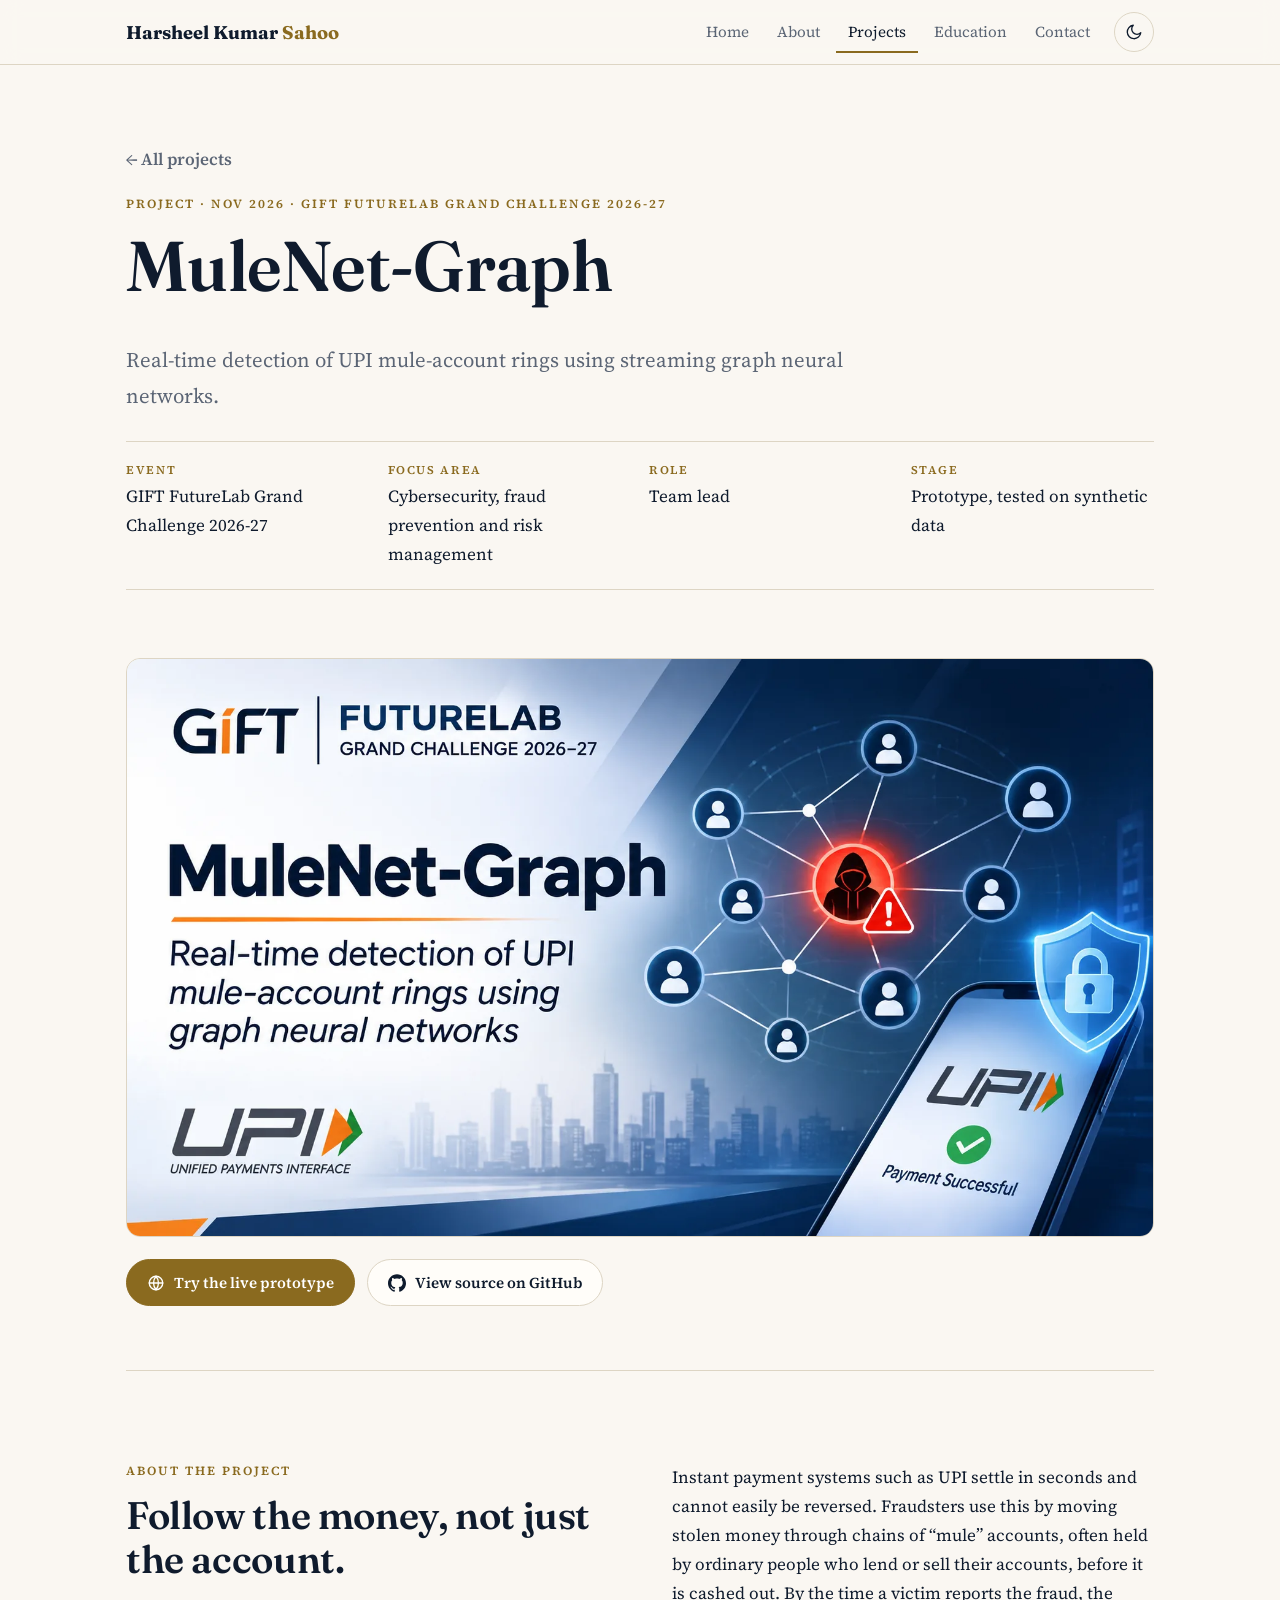
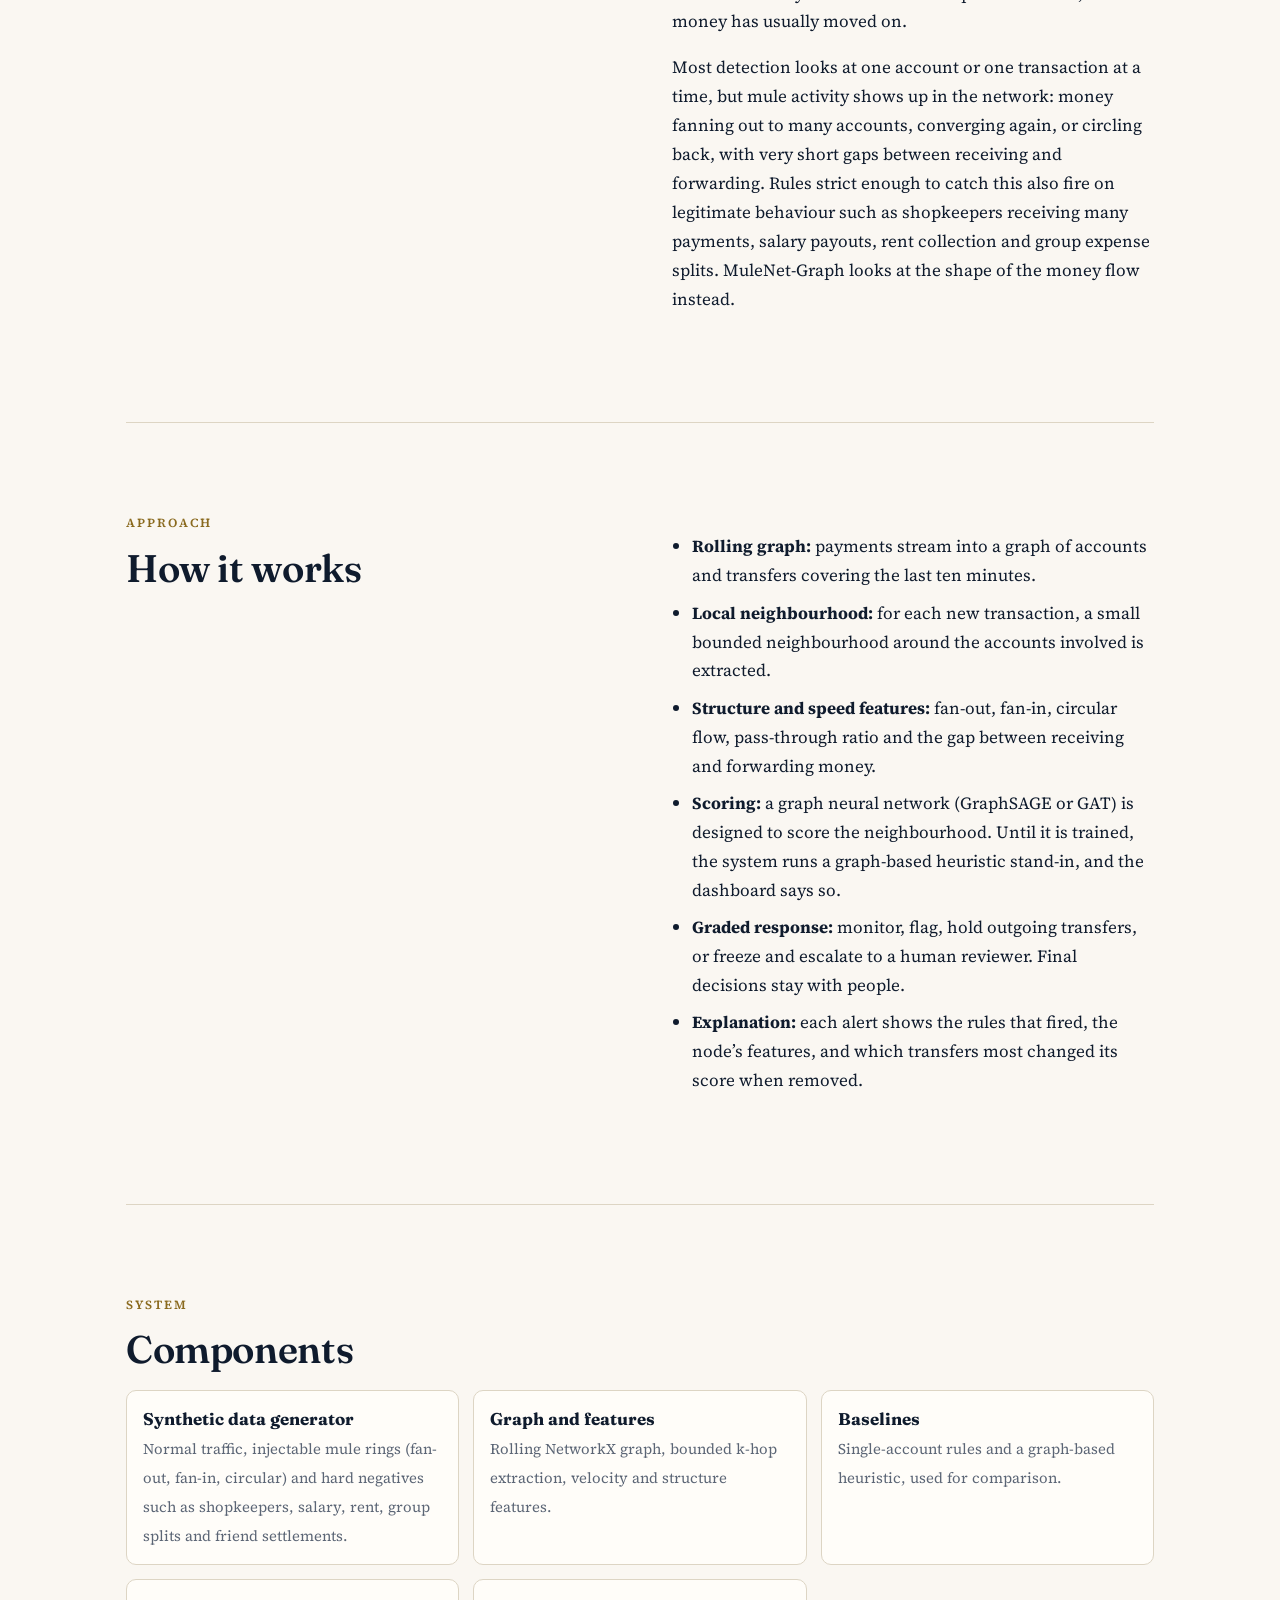
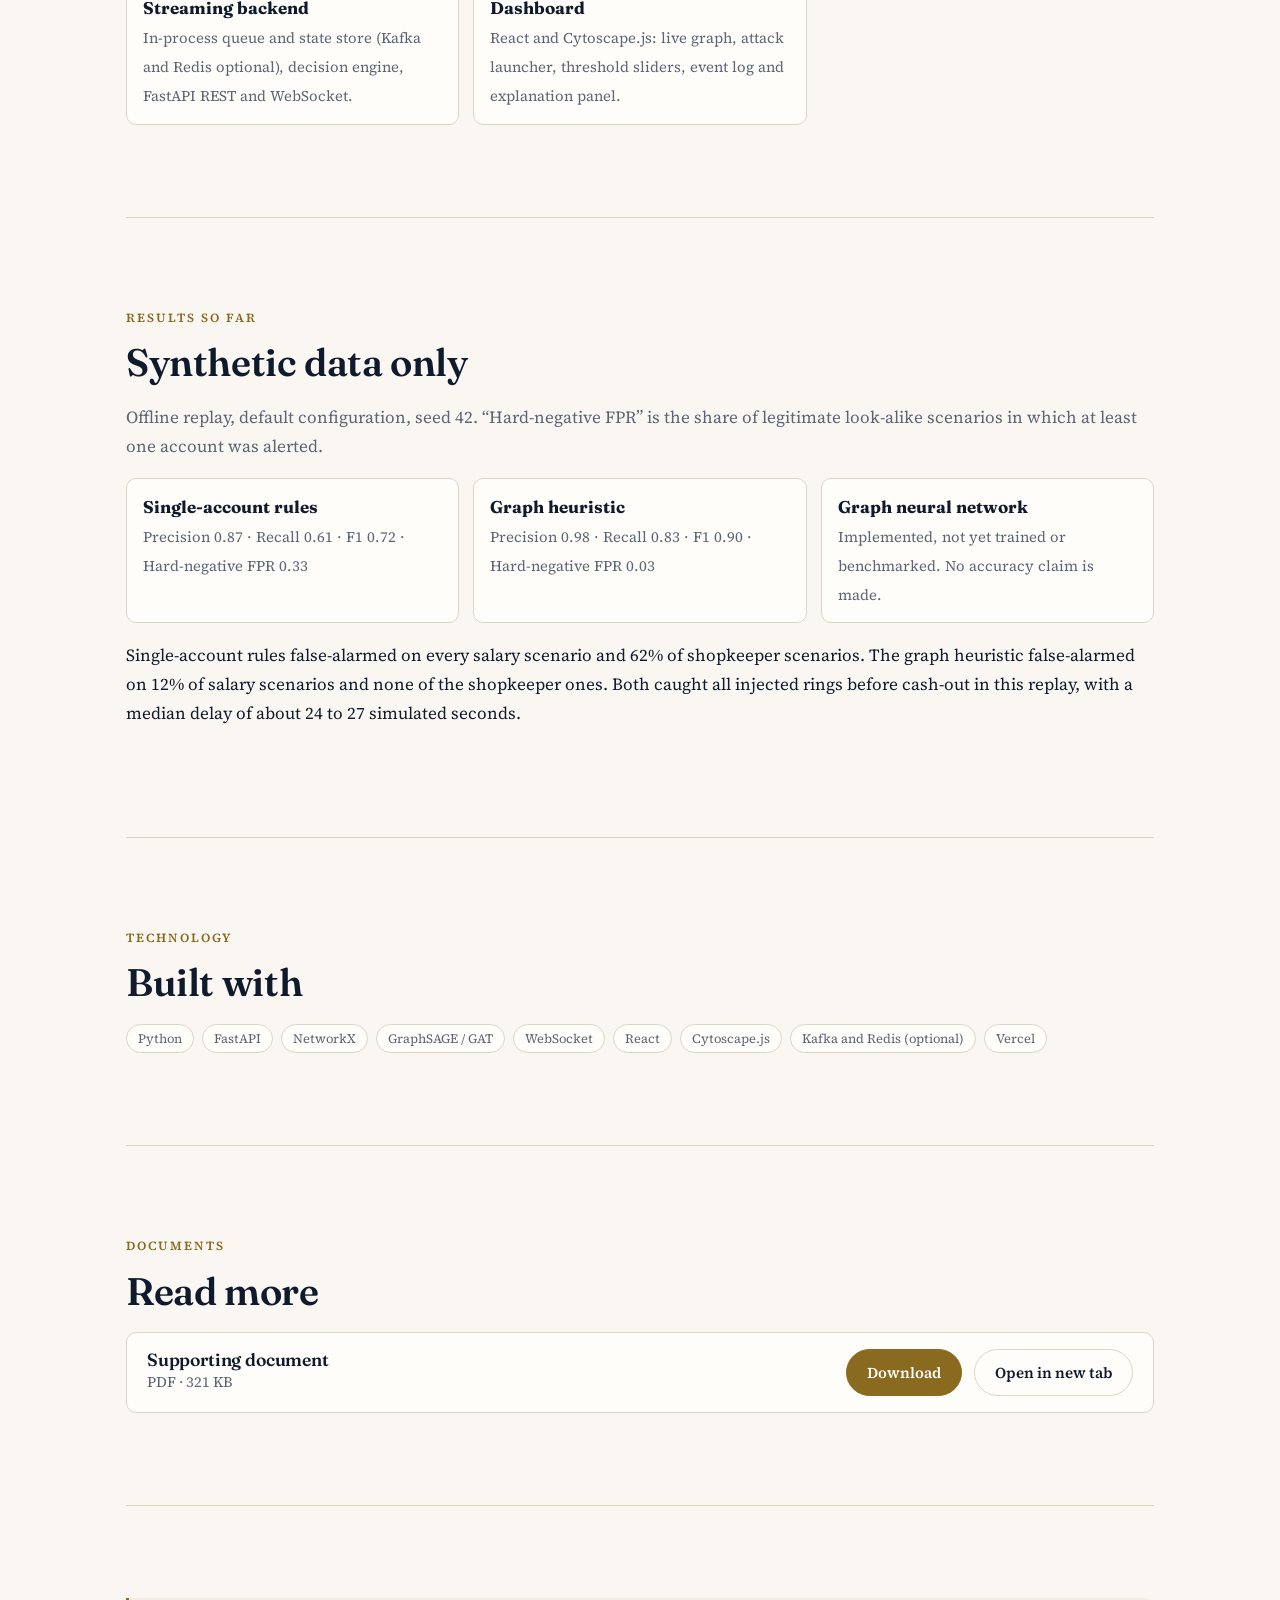
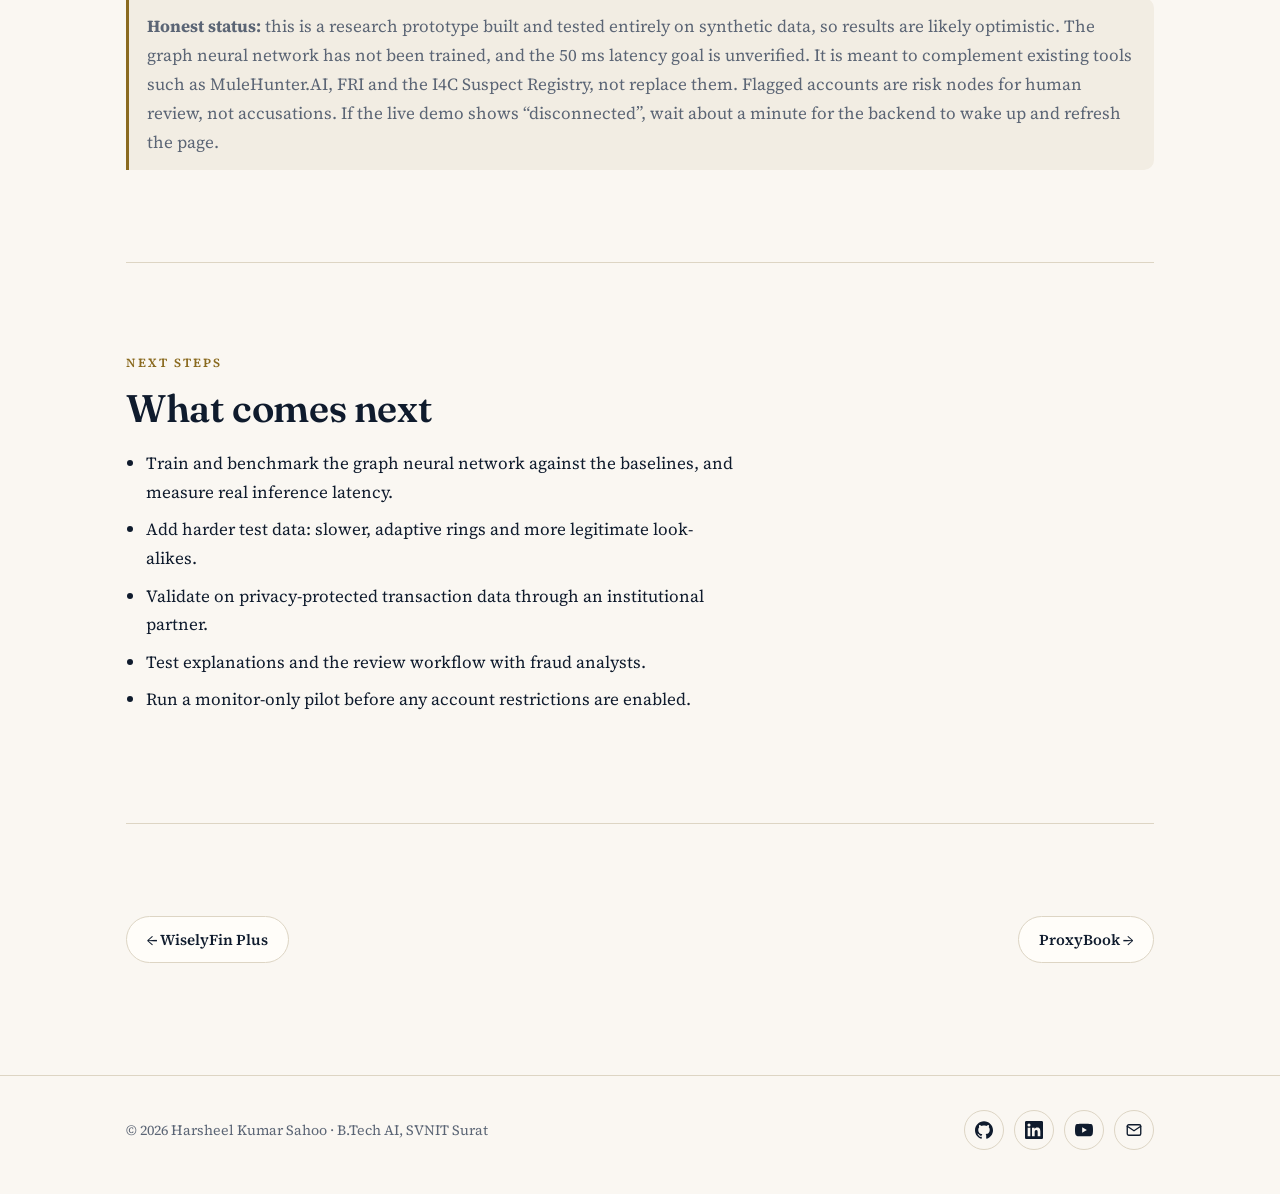
<file: projects/mulenet-graph.html>
<!DOCTYPE html>
<html lang="en" data-root="../">
<head>
<meta charset="utf-8">
<meta name="viewport" content="width=device-width, initial-scale=1">
<title>MuleNet-Graph: UPI Mule-Ring Detection | Harsheel Kumar Sahoo</title>
<meta name="description" content="MuleNet-Graph detects UPI mule-account rings in real time using streaming graph neural networks. A research prototype for the GIFT FutureLab Grand Challenge 2026-27, built on synthetic data.">
<meta property="og:title" content="MuleNet-Graph: UPI Mule-Ring Detection | Harsheel Kumar Sahoo">
<meta property="og:description" content="MuleNet-Graph detects UPI mule-account rings in real time using streaming graph neural networks. A research prototype for the GIFT FutureLab Grand Challenge 2026-27, built on synthetic data.">
<meta property="og:type" content="website">
<meta property="og:image" content="https://harsheel.vercel.app/assets/img/mulenet-graph-poster.webp">
<meta property="og:image:width" content="1672">
<meta property="og:image:height" content="941">
<meta property="og:image:alt" content="MuleNet-Graph poster: real-time detection of UPI mule-account rings using graph neural networks">
<meta name="twitter:card" content="summary_large_image">
<link rel="icon" type="image/svg+xml" href="../favicon.svg">
<link rel="icon" type="image/png" href="../favicon.png">
<link rel="preconnect" href="https://fonts.googleapis.com"><link rel="preconnect" href="https://fonts.gstatic.com" crossorigin>
<link href="https://fonts.googleapis.com/css2?family=Fraunces:opsz,wght@9..144,400;9..144,600;9..144,700&family=Source+Serif+4:ital,opsz,wght@0,8..60,400;0,8..60,600;1,8..60,400&display=swap" rel="stylesheet">
<link rel="stylesheet" href="../assets/css/style.css">
<script src="../assets/js/site.js"></script>
</head>
<body>
<header id="site-header" class="site"></header>
<main class="wrap">
<div class="ph"><a class="back" href="../projects.html">← All projects</a><p class="eyebrow">Project · Nov 2026 · GIFT FutureLab Grand Challenge 2026-27</p><h1>MuleNet-Graph</h1>
<p class="lead">Real-time detection of UPI mule-account rings using streaming graph neural networks.</p><dl class="meta"><div><dt>Event</dt><dd>GIFT FutureLab Grand Challenge 2026-27</dd></div><div><dt>Focus area</dt><dd>Cybersecurity, fraud prevention and risk management</dd></div><div><dt>Role</dt><dd>Team lead</dd></div><div><dt>Stage</dt><dd>Prototype, tested on synthetic data</dd></div></dl></div>
<img class="hero-img" src="../assets/img/mulenet-graph-poster.webp" alt="MuleNet-Graph poster: real-time detection of UPI mule-account rings using graph neural networks" width="1672" height="941">
<div class="row" style="margin-top:22px;margin-bottom:clamp(36px,6vw,64px)"><a class="btn primary" href="https://mulenet-graph.vercel.app/" target="_blank" rel="noopener noreferrer" data-icon="globe">Try the live prototype</a><a class="btn" href="https://github.com/Harsheel-Kumar-Sahoo/mulenet-graph" target="_blank" rel="noopener noreferrer" data-icon="github">View source on GitHub</a></div>
<section class="s split"><div><p class="eyebrow">About the project</p><h2>Follow the money, not just the account.</h2></div><div class="prose">
<p>Instant payment systems such as UPI settle in seconds and cannot easily be reversed. Fraudsters use this by moving stolen money through chains of &ldquo;mule&rdquo; accounts, often held by ordinary people who lend or sell their accounts, before it is cashed out. By the time a victim reports the fraud, the money has usually moved on.</p>
<p>Most detection looks at one account or one transaction at a time, but mule activity shows up in the network: money fanning out to many accounts, converging again, or circling back, with very short gaps between receiving and forwarding. Rules strict enough to catch this also fire on legitimate behaviour such as shopkeepers receiving many payments, salary payouts, rent collection and group expense splits. MuleNet-Graph looks at the shape of the money flow instead.</p></div></section>
<section class="s split"><div><p class="eyebrow">Approach</p><h2>How it works</h2></div><div class="prose"><ul>
<li><b>Rolling graph:</b> payments stream into a graph of accounts and transfers covering the last ten minutes.</li>
<li><b>Local neighbourhood:</b> for each new transaction, a small bounded neighbourhood around the accounts involved is extracted.</li>
<li><b>Structure and speed features:</b> fan-out, fan-in, circular flow, pass-through ratio and the gap between receiving and forwarding money.</li>
<li><b>Scoring:</b> a graph neural network (GraphSAGE or GAT) is designed to score the neighbourhood. Until it is trained, the system runs a graph-based heuristic stand-in, and the dashboard says so.</li>
<li><b>Graded response:</b> monitor, flag, hold outgoing transfers, or freeze and escalate to a human reviewer. Final decisions stay with people.</li>
<li><b>Explanation:</b> each alert shows the rules that fired, the node&rsquo;s features, and which transfers most changed its score when removed.</li></ul></div></section>
<section class="s"><p class="eyebrow">System</p><h2>Components</h2><div class="spec"><div><b>Synthetic data generator</b><span>Normal traffic, injectable mule rings (fan-out, fan-in, circular) and hard negatives such as shopkeepers, salary, rent, group splits and friend settlements.</span></div><div><b>Graph and features</b><span>Rolling NetworkX graph, bounded k-hop extraction, velocity and structure features.</span></div><div><b>Baselines</b><span>Single-account rules and a graph-based heuristic, used for comparison.</span></div><div><b>Streaming backend</b><span>In-process queue and state store (Kafka and Redis optional), decision engine, FastAPI REST and WebSocket.</span></div><div><b>Dashboard</b><span>React and Cytoscape.js: live graph, attack launcher, threshold sliders, event log and explanation panel.</span></div></div></section>
<section class="s"><p class="eyebrow">Results so far</p><h2>Synthetic data only</h2>
<p class="muted">Offline replay, default configuration, seed 42. &ldquo;Hard-negative FPR&rdquo; is the share of legitimate look-alike scenarios in which at least one account was alerted.</p>
<div class="spec"><div><b>Single-account rules</b><span>Precision 0.87 · Recall 0.61 · F1 0.72 · Hard-negative FPR 0.33</span></div><div><b>Graph heuristic</b><span>Precision 0.98 · Recall 0.83 · F1 0.90 · Hard-negative FPR 0.03</span></div><div><b>Graph neural network</b><span>Implemented, not yet trained or benchmarked. No accuracy claim is made.</span></div></div>
<p style="margin-top:18px">Single-account rules false-alarmed on every salary scenario and 62% of shopkeeper scenarios. The graph heuristic false-alarmed on 12% of salary scenarios and none of the shopkeeper ones. Both caught all injected rings before cash-out in this replay, with a median delay of about 24 to 27 simulated seconds.</p></section>
<section class="s"><p class="eyebrow">Technology</p><h2>Built with</h2><ul class="chips"><li>Python</li><li>FastAPI</li><li>NetworkX</li><li>GraphSAGE / GAT</li><li>WebSocket</li><li>React</li><li>Cytoscape.js</li><li>Kafka and Redis (optional)</li><li>Vercel</li></ul></section>
<section class="s"><p class="eyebrow">Documents</p><h2>Read more</h2><div class="docs"><div class="doc"><div><h3>Supporting document</h3><p class="muted">PDF · 321 KB</p></div><div class="row"><a class="btn primary" href="../assets/mulenet/MuleNet-Graph_Supporting_Document.pdf" download>Download</a><a class="btn" href="../assets/mulenet/MuleNet-Graph_Supporting_Document.pdf" target="_blank" rel="noopener noreferrer">Open in new tab</a></div></div></div></section>
<section class="s"><p class="note"><b>Honest status:</b> this is a research prototype built and tested entirely on synthetic data, so results are likely optimistic. The graph neural network has not been trained, and the 50 ms latency goal is unverified. It is meant to complement existing tools such as MuleHunter.AI, FRI and the I4C Suspect Registry, not replace them. Flagged accounts are risk nodes for human review, not accusations. If the live demo shows &ldquo;disconnected&rdquo;, wait about a minute for the backend to wake up and refresh the page.</p></section>
<section class="s"><p class="eyebrow">Next steps</p><h2>What comes next</h2><div class="prose"><ul><li>Train and benchmark the graph neural network against the baselines, and measure real inference latency.</li><li>Add harder test data: slower, adaptive rings and more legitimate look-alikes.</li><li>Validate on privacy-protected transaction data through an institutional partner.</li><li>Test explanations and the review workflow with fraud analysts.</li><li>Run a monitor-only pilot before any account restrictions are enabled.</li></ul></div></section>
<section class="s pager"><a class="btn" href="wiselyfin-plus.html">← WiselyFin Plus</a><a class="btn" href="proxybook.html">ProxyBook →</a></section>
</main>
<footer id="site-footer" class="foot"></footer>
</body>
</html>
</file>
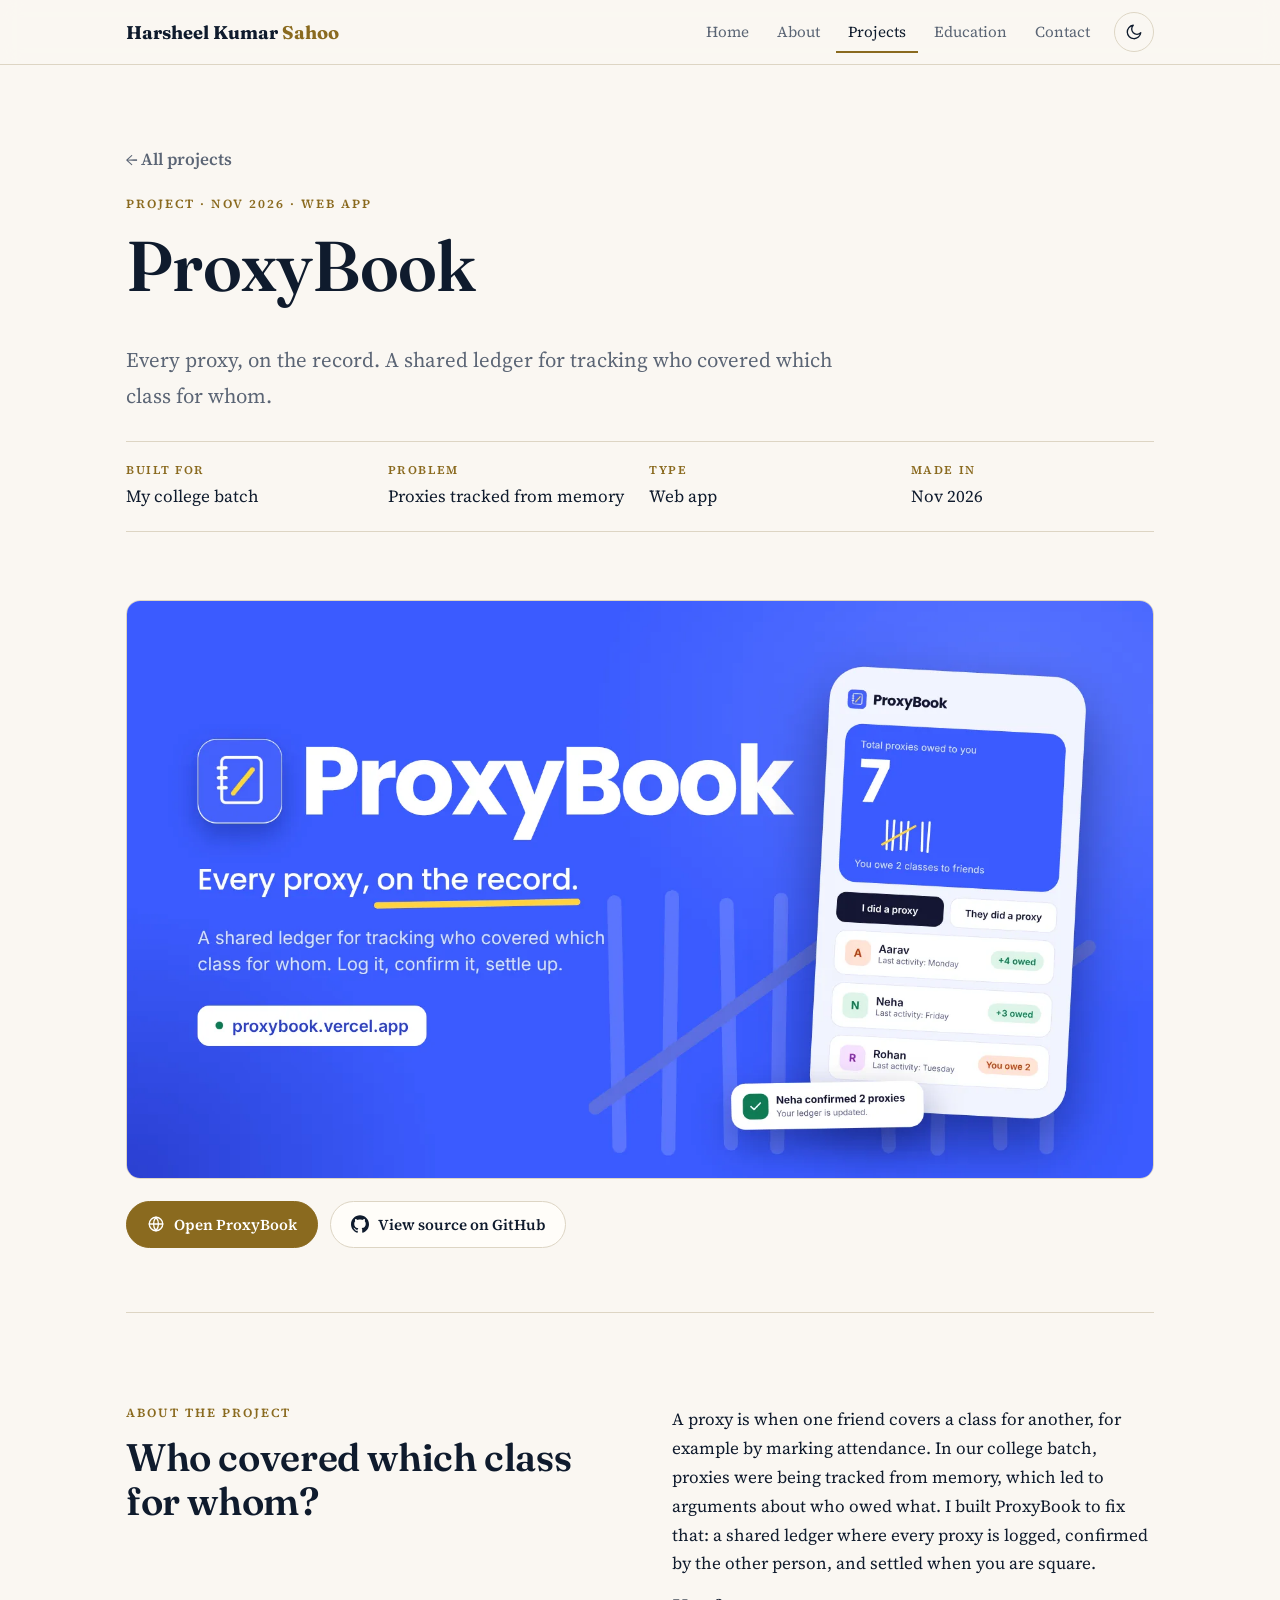
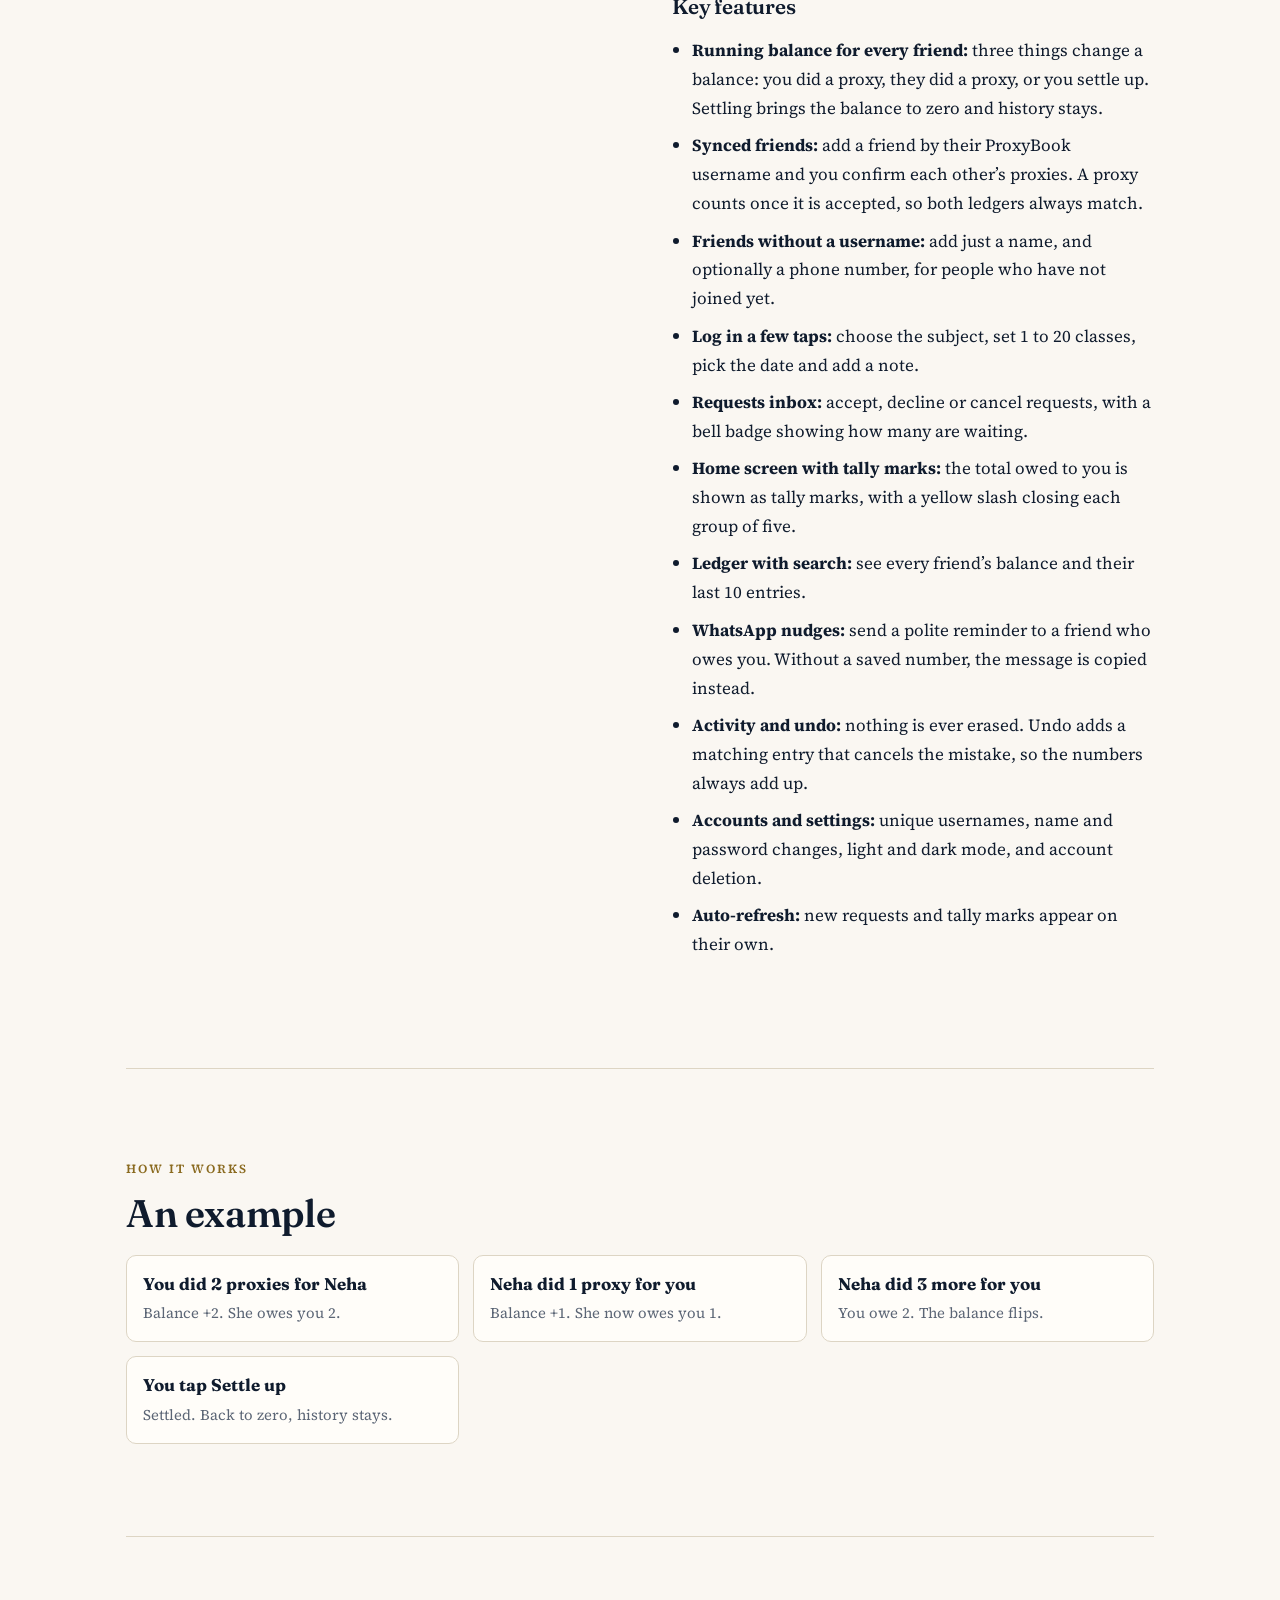
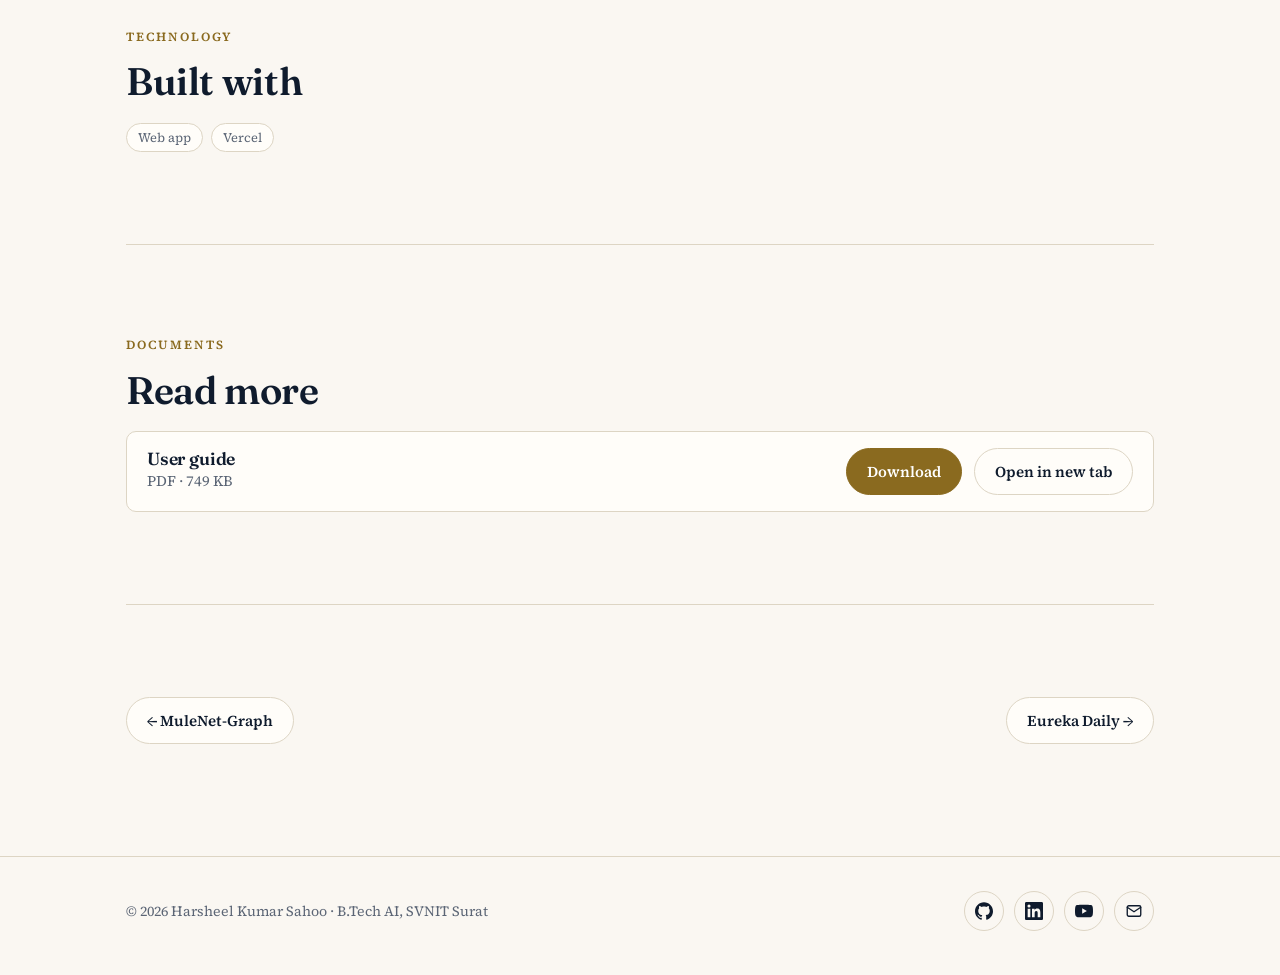
<file: projects/proxybook.html>
<!DOCTYPE html>
<html lang="en" data-root="../">
<head>
<meta charset="utf-8">
<meta name="viewport" content="width=device-width, initial-scale=1">
<title>ProxyBook: A Shared Ledger for Proxies | Harsheel Kumar Sahoo</title>
<meta name="description" content="ProxyBook is a shared ledger for tracking who covered which class for whom. Log it, confirm it, settle up. Built to solve the problem of proxies in my college batch.">
<meta property="og:title" content="ProxyBook: A Shared Ledger for Proxies | Harsheel Kumar Sahoo">
<meta property="og:description" content="ProxyBook is a shared ledger for tracking who covered which class for whom. Log it, confirm it, settle up. Built to solve the problem of proxies in my college batch.">
<meta property="og:type" content="website">
<meta property="og:image" content="https://harsheel.vercel.app/assets/img/proxybook-poster.webp">
<meta property="og:image:width" content="1600">
<meta property="og:image:height" content="900">
<meta property="og:image:alt" content="ProxyBook poster: Every proxy, on the record. A phone showing proxy balances with friends.">
<meta name="twitter:card" content="summary_large_image">
<link rel="icon" type="image/svg+xml" href="../favicon.svg">
<link rel="icon" type="image/png" href="../favicon.png">
<link rel="preconnect" href="https://fonts.googleapis.com"><link rel="preconnect" href="https://fonts.gstatic.com" crossorigin>
<link href="https://fonts.googleapis.com/css2?family=Fraunces:opsz,wght@9..144,400;9..144,600;9..144,700&family=Source+Serif+4:ital,opsz,wght@0,8..60,400;0,8..60,600;1,8..60,400&display=swap" rel="stylesheet">
<link rel="stylesheet" href="../assets/css/style.css">
<script src="../assets/js/site.js"></script>
</head>
<body>
<header id="site-header" class="site"></header>
<main class="wrap">
<div class="ph"><a class="back" href="../projects.html">← All projects</a><p class="eyebrow">Project · Nov 2026 · Web app</p><h1>ProxyBook</h1>
<p class="lead">Every proxy, on the record. A shared ledger for tracking who covered which class for whom.</p><dl class="meta"><div><dt>Built for</dt><dd>My college batch</dd></div><div><dt>Problem</dt><dd>Proxies tracked from memory</dd></div><div><dt>Type</dt><dd>Web app</dd></div><div><dt>Made in</dt><dd>Nov 2026</dd></div></dl></div>
<img class="hero-img" src="../assets/img/proxybook-poster.webp" alt="ProxyBook poster: Every proxy, on the record. A phone showing proxy balances with friends." width="1600" height="900">
<div class="row" style="margin-top:22px;margin-bottom:clamp(36px,6vw,64px)"><a class="btn primary" href="https://proxybook.vercel.app" target="_blank" rel="noopener noreferrer" data-icon="globe">Open ProxyBook</a><a class="btn" href="https://github.com/Harsheel-Kumar-Sahoo/ProxyBook" target="_blank" rel="noopener noreferrer" data-icon="github">View source on GitHub</a></div>
<section class="s split"><div><p class="eyebrow">About the project</p><h2>Who covered which class for whom?</h2></div><div class="prose">
<p>A proxy is when one friend covers a class for another, for example by marking attendance. In our college batch, proxies were being tracked from memory, which led to arguments about who owed what. I built ProxyBook to fix that: a shared ledger where every proxy is logged, confirmed by the other person, and settled when you are square.</p>
<h3>Key features</h3><ul>
<li><b>Running balance for every friend:</b> three things change a balance: you did a proxy, they did a proxy, or you settle up. Settling brings the balance to zero and history stays.</li>
<li><b>Synced friends:</b> add a friend by their ProxyBook username and you confirm each other&rsquo;s proxies. A proxy counts once it is accepted, so both ledgers always match.</li>
<li><b>Friends without a username:</b> add just a name, and optionally a phone number, for people who have not joined yet.</li>
<li><b>Log in a few taps:</b> choose the subject, set 1 to 20 classes, pick the date and add a note.</li>
<li><b>Requests inbox:</b> accept, decline or cancel requests, with a bell badge showing how many are waiting.</li>
<li><b>Home screen with tally marks:</b> the total owed to you is shown as tally marks, with a yellow slash closing each group of five.</li>
<li><b>Ledger with search:</b> see every friend&rsquo;s balance and their last 10 entries.</li>
<li><b>WhatsApp nudges:</b> send a polite reminder to a friend who owes you. Without a saved number, the message is copied instead.</li>
<li><b>Activity and undo:</b> nothing is ever erased. Undo adds a matching entry that cancels the mistake, so the numbers always add up.</li>
<li><b>Accounts and settings:</b> unique usernames, name and password changes, light and dark mode, and account deletion.</li>
<li><b>Auto-refresh:</b> new requests and tally marks appear on their own.</li></ul></div></section>
<section class="s"><p class="eyebrow">How it works</p><h2>An example</h2><div class="spec"><div><b>You did 2 proxies for Neha</b><span>Balance +2. She owes you 2.</span></div><div><b>Neha did 1 proxy for you</b><span>Balance +1. She now owes you 1.</span></div><div><b>Neha did 3 more for you</b><span>You owe 2. The balance flips.</span></div><div><b>You tap Settle up</b><span>Settled. Back to zero, history stays.</span></div></div></section>
<section class="s"><p class="eyebrow">Technology</p><h2>Built with</h2><ul class="chips"><li>Web app</li><li>Vercel</li></ul></section>
<section class="s"><p class="eyebrow">Documents</p><h2>Read more</h2><div class="docs"><div class="doc"><div><h3>User guide</h3><p class="muted">PDF · 749 KB</p></div><div class="row"><a class="btn primary" href="../assets/proxybook/ProxyBook-User-Guide.pdf" download>Download</a><a class="btn" href="../assets/proxybook/ProxyBook-User-Guide.pdf" target="_blank" rel="noopener noreferrer">Open in new tab</a></div></div></div></section>
<section class="s pager"><a class="btn" href="mulenet-graph.html">← MuleNet-Graph</a><a class="btn" href="eureka-daily.html">Eureka Daily →</a></section>
</main>
<footer id="site-footer" class="foot"></footer>
</body>
</html>
</file>
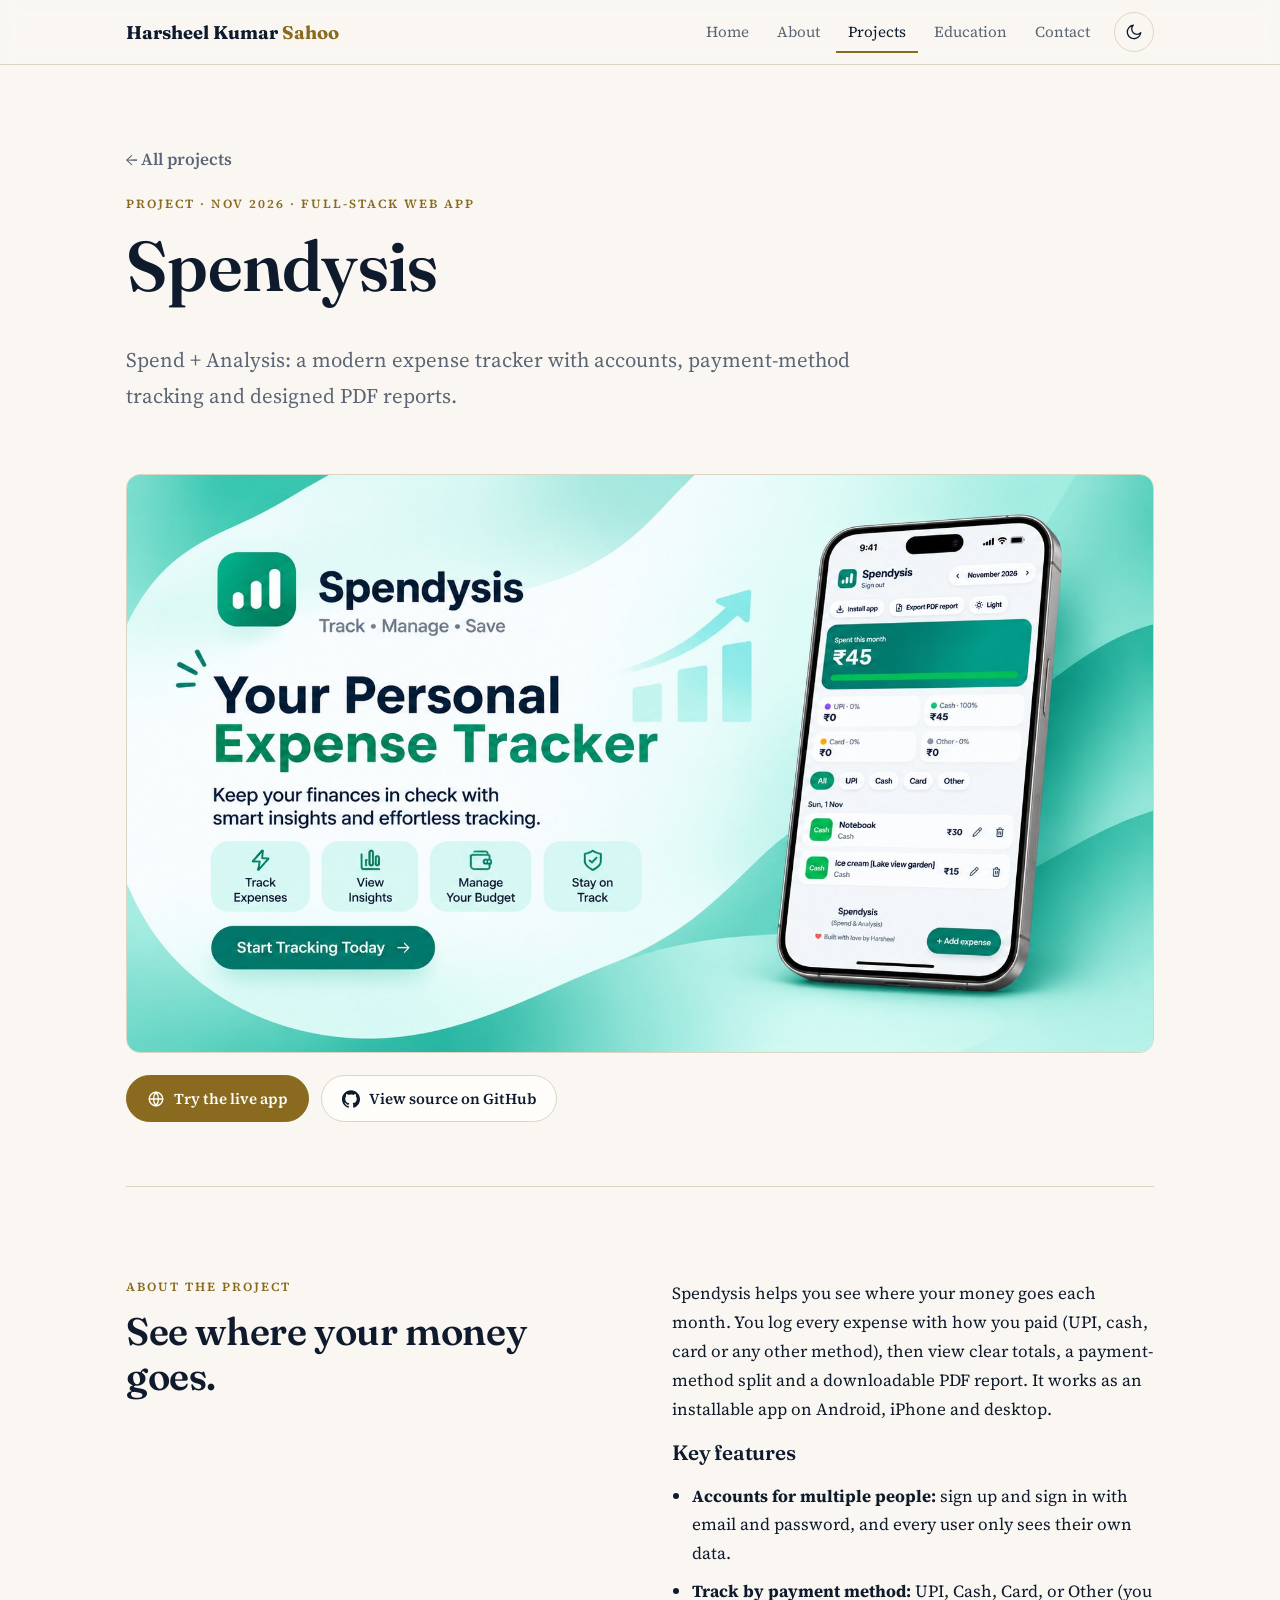
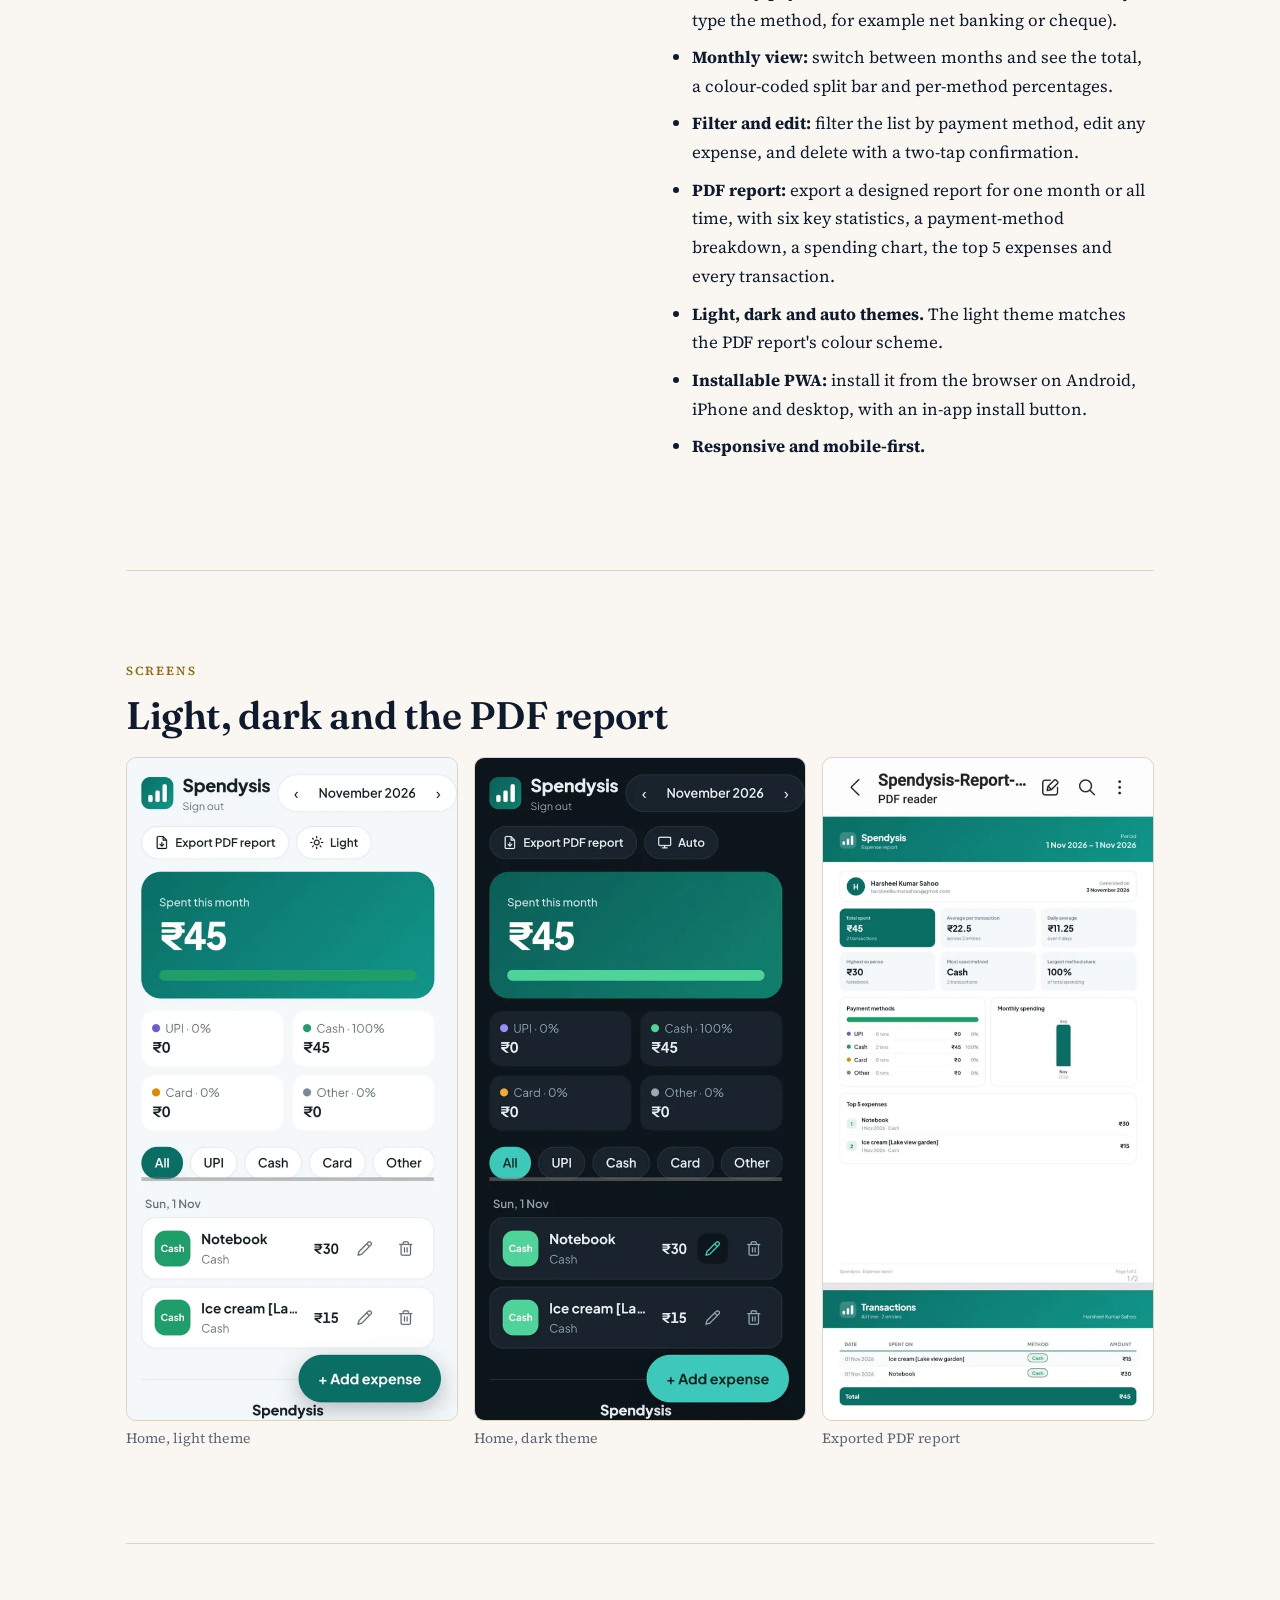
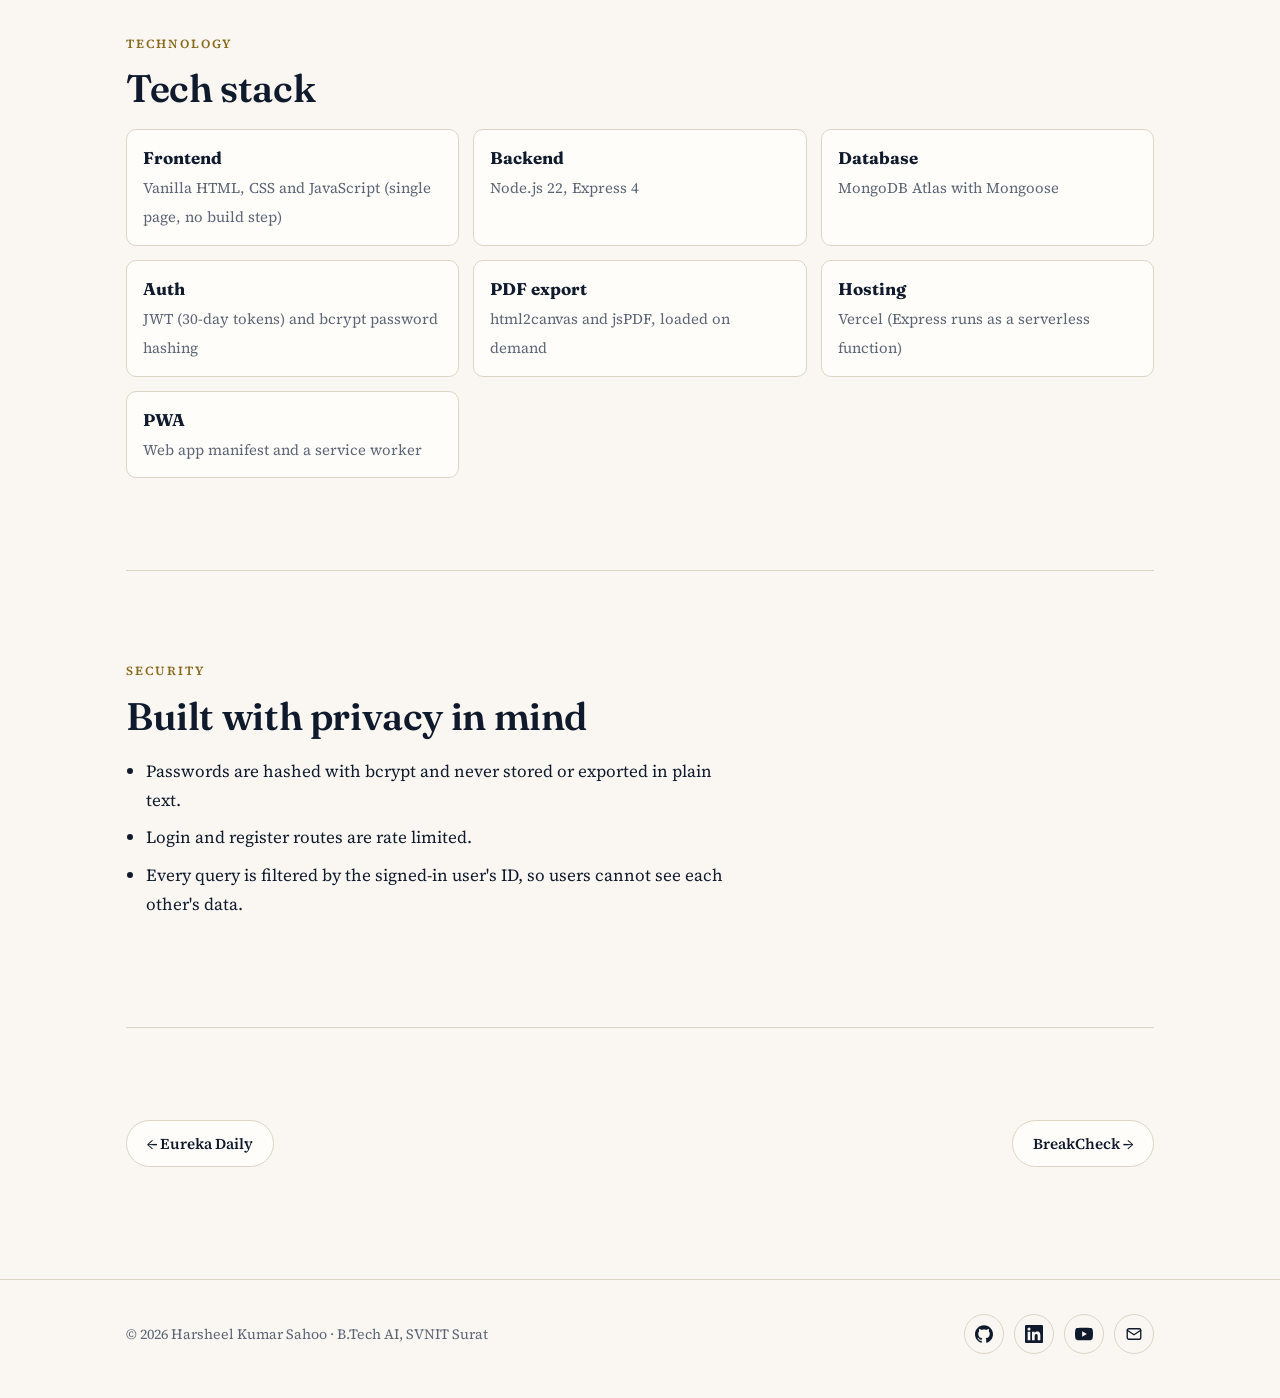
<file: projects/spendysis.html>
<!DOCTYPE html>
<html lang="en" data-root="../">
<head>
<meta charset="utf-8">
<meta name="viewport" content="width=device-width, initial-scale=1">
<title>Spendysis: Personal Expense Tracker | Harsheel Kumar Sahoo</title>
<meta name="description" content="Spendysis (Spend + Analysis) is a modern expense tracker with accounts, payment-method tracking and designed PDF reports. It works as an installable app on Android, iPhone and desktop.">
<meta property="og:title" content="Spendysis: Personal Expense Tracker">
<meta property="og:description" content="Spendysis (Spend + Analysis) is a modern expense tracker with accounts, payment-method tracking and designed PDF reports. It works as an installable app on Android, iPhone and desktop.">
<meta property="og:type" content="website">
<meta property="og:image" content="https://harsheel.vercel.app/assets/img/spendysis-poster.jpg">
<meta property="og:image:width" content="1200">
<meta property="og:image:height" content="600">
<meta property="og:image:alt" content="Spendysis poster: a personal expense tracker app showing monthly spending and payment-method split on a phone.">
<meta name="twitter:card" content="summary_large_image">
<link rel="icon" type="image/svg+xml" href="../favicon.svg">
<link rel="icon" type="image/png" href="../favicon.png">
<link rel="preconnect" href="https://fonts.googleapis.com"><link rel="preconnect" href="https://fonts.gstatic.com" crossorigin>
<link href="https://fonts.googleapis.com/css2?family=Fraunces:opsz,wght@9..144,400;9..144,600;9..144,700&family=Source+Serif+4:ital,opsz,wght@0,8..60,400;0,8..60,600;1,8..60,400&display=swap" rel="stylesheet">
<link rel="stylesheet" href="../assets/css/style.css">
<style>
.gallery.shots{grid-template-columns:repeat(auto-fit,minmax(min(100%,240px),1fr));align-items:start}
.gallery.shots img{aspect-ratio:auto;object-fit:contain;height:auto}
</style>
<script src="../assets/js/site.js"></script>
</head>
<body>
<header id="site-header" class="site"></header>
<main class="wrap">
<div class="ph"><a class="back" href="../projects.html">← All projects</a><p class="eyebrow">Project · Nov 2026 · Full-stack web app</p><h1>Spendysis</h1>
<p class="lead">Spend + Analysis: a modern expense tracker with accounts, payment-method tracking and designed PDF reports.</p></div>
<img class="hero-img" src="../assets/img/spendysis-poster.jpg" alt="Spendysis poster: a personal expense tracker app showing monthly spending and payment-method split on a phone." width="1200" height="600">
<div class="row" style="margin-top:22px;margin-bottom:clamp(36px,6vw,64px)"><a class="btn primary" href="https://spendysis.vercel.app" target="_blank" rel="noopener noreferrer" data-icon="globe">Try the live app</a><a class="btn" href="https://github.com/Harsheel-Kumar-Sahoo/spendysis" target="_blank" rel="noopener noreferrer" data-icon="github">View source on GitHub</a></div>
<section class="s split"><div><p class="eyebrow">About the project</p><h2>See where your money goes.</h2></div><div class="prose">
<p>Spendysis helps you see where your money goes each month. You log every expense with how you paid (UPI, cash, card or any other method), then view clear totals, a payment-method split and a downloadable PDF report. It works as an installable app on Android, iPhone and desktop.</p>
<h3>Key features</h3><ul><li><b>Accounts for multiple people:</b> sign up and sign in with email and password, and every user only sees their own data.</li><li><b>Track by payment method:</b> UPI, Cash, Card, or Other (you type the method, for example net banking or cheque).</li><li><b>Monthly view:</b> switch between months and see the total, a colour-coded split bar and per-method percentages.</li><li><b>Filter and edit:</b> filter the list by payment method, edit any expense, and delete with a two-tap confirmation.</li><li><b>PDF report:</b> export a designed report for one month or all time, with six key statistics, a payment-method breakdown, a spending chart, the top 5 expenses and every transaction.</li><li><b>Light, dark and auto themes.</b> The light theme matches the PDF report's colour scheme.</li><li><b>Installable PWA:</b> install it from the browser on Android, iPhone and desktop, with an in-app install button.</li><li><b>Responsive and mobile-first.</b></li></ul></div></section>
<section class="s"><p class="eyebrow">Screens</p><h2>Light, dark and the PDF report</h2>
<div class="gallery shots"><figure><img src="../assets/img/spendysis-light.webp" alt="Spendysis home screen in the light theme, showing the month total and payment-method split" loading="lazy" width="600" height="1204"><figcaption>Home, light theme</figcaption></figure><figure><img src="../assets/img/spendysis-dark.webp" alt="Spendysis home screen in the dark theme" loading="lazy" width="600" height="1204"><figcaption>Home, dark theme</figcaption></figure><figure><img src="../assets/img/spendysis-report.webp" alt="Spendysis PDF report with key statistics, payment methods, monthly spending chart and top expenses" loading="lazy" width="600" height="1204"><figcaption>Exported PDF report</figcaption></figure></div></section>
<section class="s"><p class="eyebrow">Technology</p><h2>Tech stack</h2><div class="spec"><div><b>Frontend</b><span>Vanilla HTML, CSS and JavaScript (single page, no build step)</span></div><div><b>Backend</b><span>Node.js 22, Express 4</span></div><div><b>Database</b><span>MongoDB Atlas with Mongoose</span></div><div><b>Auth</b><span>JWT (30-day tokens) and bcrypt password hashing</span></div><div><b>PDF export</b><span>html2canvas and jsPDF, loaded on demand</span></div><div><b>Hosting</b><span>Vercel (Express runs as a serverless function)</span></div><div><b>PWA</b><span>Web app manifest and a service worker</span></div></div></section>
<section class="s"><p class="eyebrow">Security</p><h2>Built with privacy in mind</h2><div class="prose"><ul><li>Passwords are hashed with bcrypt and never stored or exported in plain text.</li><li>Login and register routes are rate limited.</li><li>Every query is filtered by the signed-in user's ID, so users cannot see each other's data.</li></ul></div></section>
<section class="s pager"><a class="btn" href="eureka-daily.html">← Eureka Daily</a><a class="btn" href="breakcheck.html">BreakCheck →</a></section>
</main>
<footer id="site-footer" class="foot"></footer>
</body>
</html>
</file>
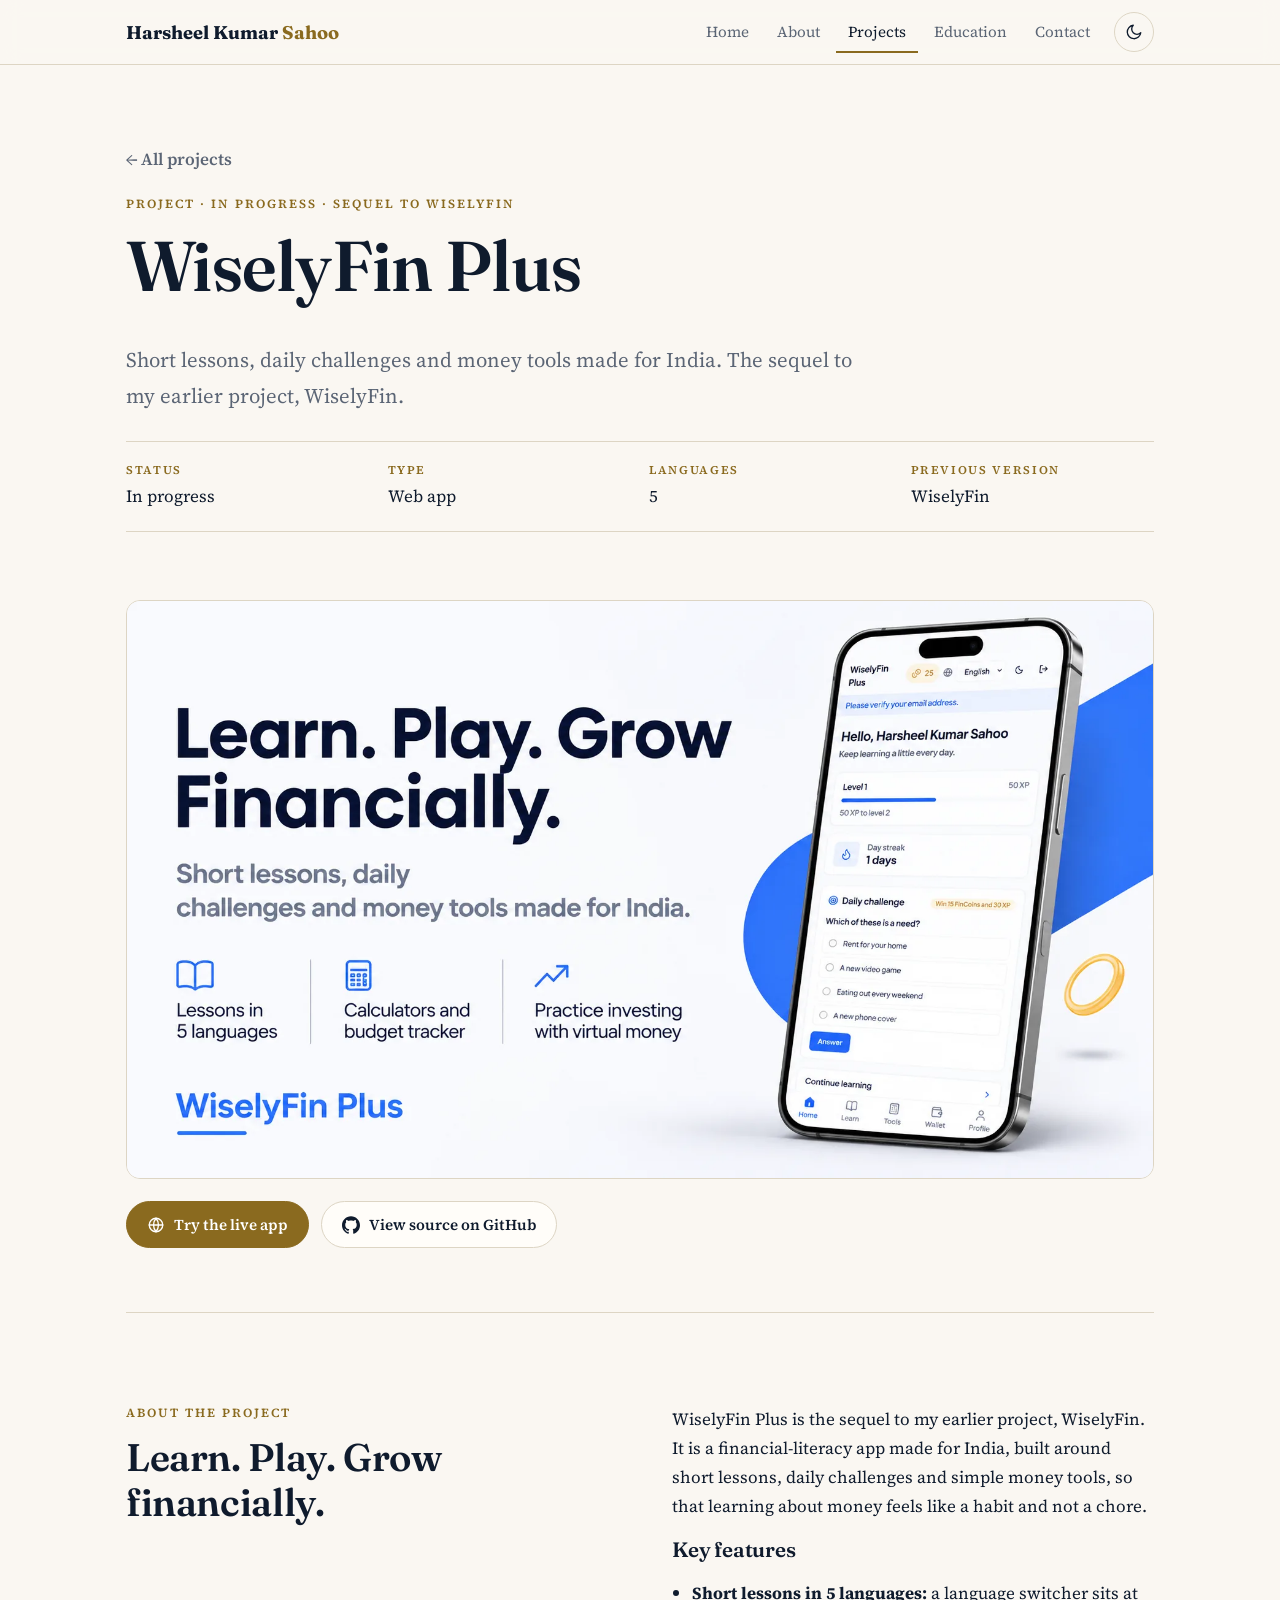
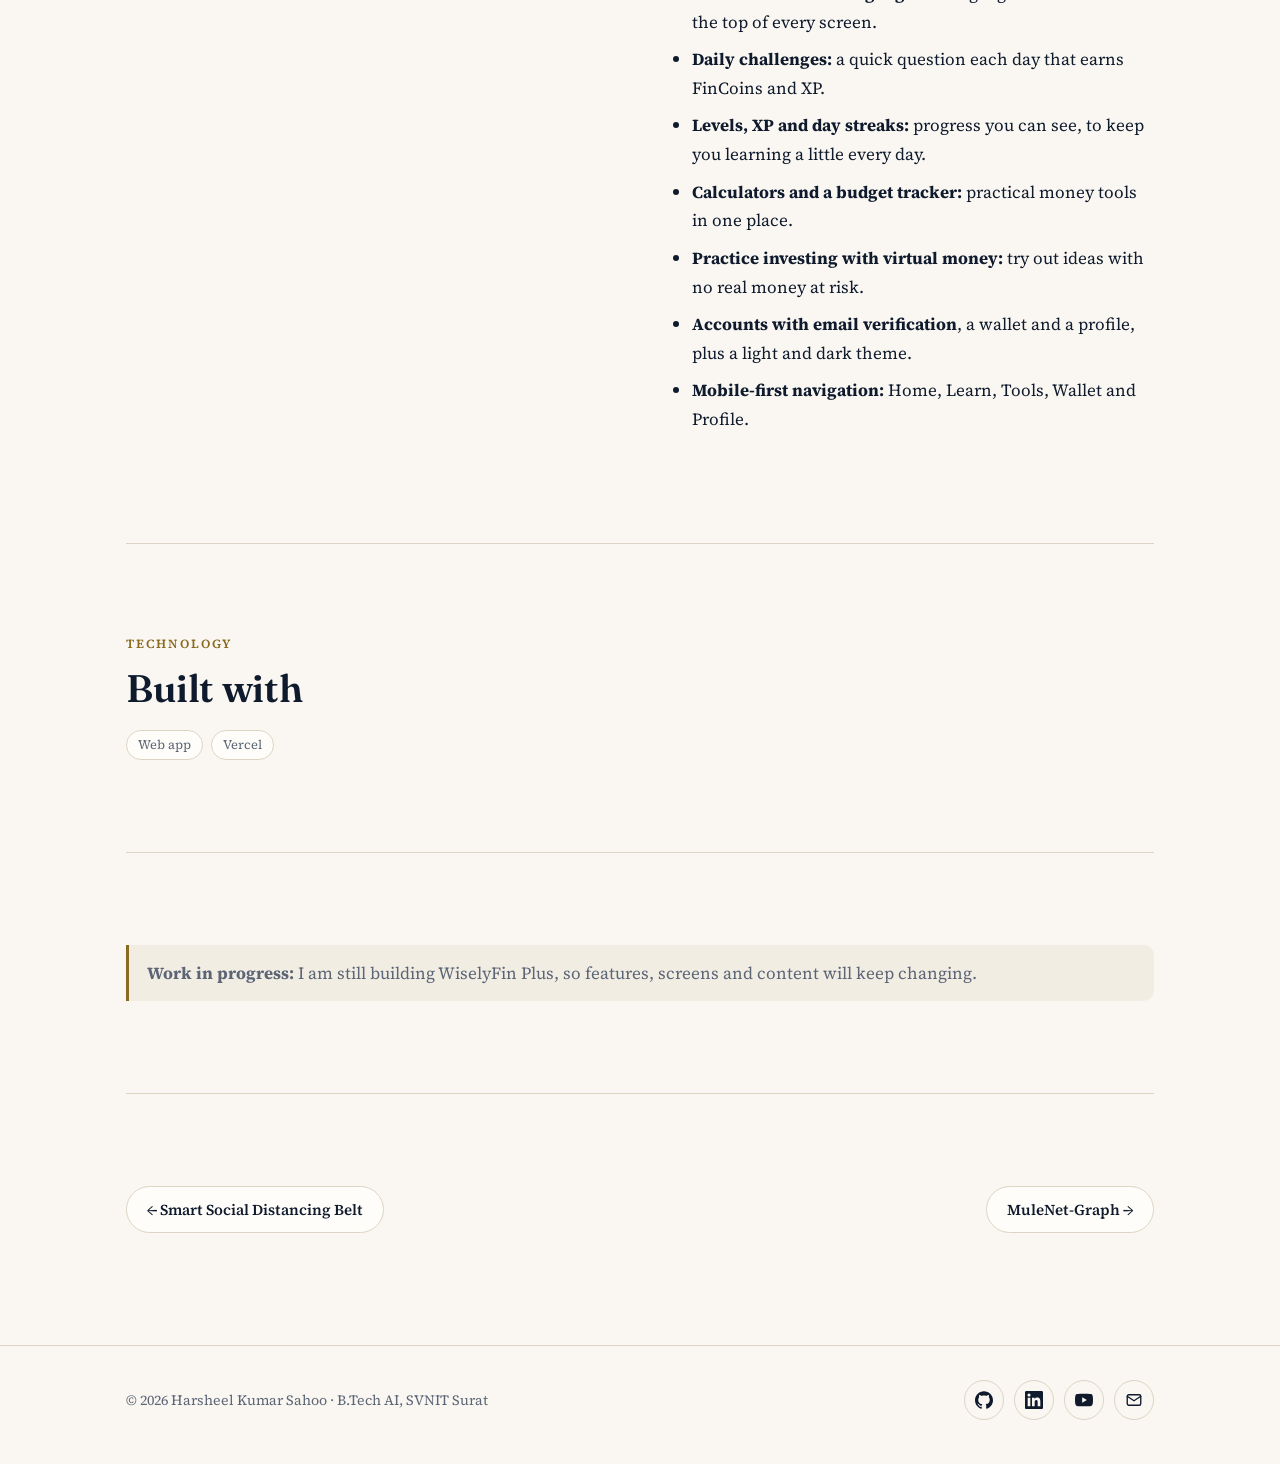
<file: projects/wiselyfin-plus.html>
<!DOCTYPE html>
<html lang="en" data-root="../">
<head>
<meta charset="utf-8">
<meta name="viewport" content="width=device-width, initial-scale=1">
<title>WiselyFin Plus: Financial Learning for India | Harsheel Kumar Sahoo</title>
<meta name="description" content="WiselyFin Plus is the sequel to WiselyFin: short lessons in 5 languages, daily challenges, calculators, a budget tracker and virtual-money investing practice, made for India. Currently in progress.">
<meta property="og:title" content="WiselyFin Plus: Financial Learning for India | Harsheel Kumar Sahoo">
<meta property="og:description" content="WiselyFin Plus is the sequel to WiselyFin: short lessons in 5 languages, daily challenges, calculators, a budget tracker and virtual-money investing practice, made for India. Currently in progress.">
<meta property="og:type" content="website">
<meta property="og:image" content="https://harsheel.vercel.app/assets/img/wiselyfin-plus-poster.webp">
<meta property="og:image:width" content="1672">
<meta property="og:image:height" content="941">
<meta property="og:image:alt" content="WiselyFin Plus poster: Learn. Play. Grow Financially. A phone showing the home screen with level, day streak and daily challenge.">
<meta name="twitter:card" content="summary_large_image">
<link rel="icon" type="image/svg+xml" href="../favicon.svg">
<link rel="icon" type="image/png" href="../favicon.png">
<link rel="preconnect" href="https://fonts.googleapis.com"><link rel="preconnect" href="https://fonts.gstatic.com" crossorigin>
<link href="https://fonts.googleapis.com/css2?family=Fraunces:opsz,wght@9..144,400;9..144,600;9..144,700&family=Source+Serif+4:ital,opsz,wght@0,8..60,400;0,8..60,600;1,8..60,400&display=swap" rel="stylesheet">
<link rel="stylesheet" href="../assets/css/style.css">
<script src="../assets/js/site.js"></script>
</head>
<body>
<header id="site-header" class="site"></header>
<main class="wrap">
<div class="ph"><a class="back" href="../projects.html">← All projects</a><p class="eyebrow">Project · In progress · Sequel to WiselyFin</p><h1>WiselyFin Plus</h1>
<p class="lead">Short lessons, daily challenges and money tools made for India. The sequel to my earlier project, WiselyFin.</p><dl class="meta"><div><dt>Status</dt><dd>In progress</dd></div><div><dt>Type</dt><dd>Web app</dd></div><div><dt>Languages</dt><dd>5</dd></div><div><dt>Previous version</dt><dd>WiselyFin</dd></div></dl></div>
<img class="hero-img" src="../assets/img/wiselyfin-plus-poster.webp" alt="WiselyFin Plus poster: Learn. Play. Grow Financially. A phone showing the home screen with level, day streak and daily challenge." width="1672" height="941">
<div class="row" style="margin-top:22px;margin-bottom:clamp(36px,6vw,64px)"><a class="btn primary" href="https://wiselyfin-plus.vercel.app" target="_blank" rel="noopener noreferrer" data-icon="globe">Try the live app</a><a class="btn" href="https://github.com/Harsheel-Kumar-Sahoo/wiselyfin-plus" target="_blank" rel="noopener noreferrer" data-icon="github">View source on GitHub</a></div>
<section class="s split"><div><p class="eyebrow">About the project</p><h2>Learn. Play. Grow financially.</h2></div><div class="prose">
<p>WiselyFin Plus is the sequel to my earlier project, WiselyFin. It is a financial-literacy app made for India, built around short lessons, daily challenges and simple money tools, so that learning about money feels like a habit and not a chore.</p>
<h3>Key features</h3><ul>
<li><b>Short lessons in 5 languages:</b> a language switcher sits at the top of every screen.</li>
<li><b>Daily challenges:</b> a quick question each day that earns FinCoins and XP.</li>
<li><b>Levels, XP and day streaks:</b> progress you can see, to keep you learning a little every day.</li>
<li><b>Calculators and a budget tracker:</b> practical money tools in one place.</li>
<li><b>Practice investing with virtual money:</b> try out ideas with no real money at risk.</li>
<li><b>Accounts with email verification</b>, a wallet and a profile, plus a light and dark theme.</li>
<li><b>Mobile-first navigation:</b> Home, Learn, Tools, Wallet and Profile.</li></ul></div></section>
<section class="s"><p class="eyebrow">Technology</p><h2>Built with</h2><ul class="chips"><li>Web app</li><li>Vercel</li></ul></section>
<section class="s"><p class="note"><b>Work in progress:</b> I am still building WiselyFin Plus, so features, screens and content will keep changing.</p></section>
<section class="s pager"><a class="btn" href="distancing-belt.html">← Smart Social Distancing Belt</a><a class="btn" href="mulenet-graph.html">MuleNet-Graph →</a></section>
</main>
<footer id="site-footer" class="foot"></footer>
</body>
</html>
</file>
<file: assets/css/style.css>
:root{--bg:#faf7f2;--bg2:#f2ede3;--ink:#0f1b2d;--muted:#5b6575;--line:#ddd5c4;--accent:#8a6a1f;--accent-ink:#fff;--card:#fffdf9;--radius:14px;--max:1100px;--serif:'Fraunces',Georgia,serif;--text:'Source Serif 4',Georgia,serif}
[data-theme=dark]{--bg:#0b1322;--bg2:#101a2e;--ink:#ece7dc;--muted:#a3adbd;--line:#243049;--accent:#d6b363;--accent-ink:#1a1405;--card:#111b2f}
*{box-sizing:border-box}
html{scroll-behavior:smooth;-webkit-text-size-adjust:100%;scroll-padding-top:80px}
body{margin:0;background:var(--bg);color:var(--ink);font:1.0625rem/1.7 var(--text);-webkit-font-smoothing:antialiased}
img{max-width:100%;display:block;height:auto}
a{color:inherit}
h1,h2,h3{font-family:var(--serif);line-height:1.15;letter-spacing:-.01em;font-weight:600;margin:0 0 .5em}
h1{font-size:clamp(2.4rem,6vw,4.4rem)}h2{font-size:clamp(1.7rem,3.4vw,2.4rem)}h3{font-size:1.3rem}
p{margin:0 0 1em}
.wrap{max-width:var(--max);margin:0 auto;padding:0 clamp(18px,4vw,36px)}
.eyebrow{font:600 .78rem/1.3 var(--text);letter-spacing:.16em;text-transform:uppercase;color:var(--accent);margin:0 0 14px}
.muted{color:var(--muted)}
.lead{font-size:clamp(1.1rem,2vw,1.3rem);color:var(--muted);max-width:36em}
section.s{padding:clamp(48px,8vw,92px) 0;border-top:1px solid var(--line)}
.ph{padding:clamp(40px,7vw,80px) 0 clamp(24px,4vw,40px)}
.site{position:sticky;top:0;z-index:50;background:var(--bg);background:color-mix(in srgb,var(--bg) 88%,transparent);-webkit-backdrop-filter:blur(10px);backdrop-filter:blur(10px);border-bottom:1px solid var(--line)}
.bar{display:flex;align-items:center;gap:12px;height:64px}
.brand{font:700 1.15rem var(--serif);text-decoration:none;margin-right:auto}
.brand span{color:var(--accent)}
.links{display:flex;gap:4px}
.links a{padding:8px 12px;text-decoration:none;font-size:.95rem;color:var(--muted)}
.links a:hover,.links a[aria-current]{color:var(--ink)}
.links a[aria-current]{box-shadow:inset 0 -2px 0 var(--accent)}
.icon-btn{width:40px;height:40px;border:1px solid var(--line);background:none;color:var(--ink);border-radius:50%;display:grid;place-items:center;cursor:pointer}
#burger{display:none}
.ic{width:18px;height:18px;flex:none}
.btn{display:inline-flex;align-items:center;gap:9px;padding:12px 20px;border:1px solid var(--line);border-radius:999px;text-decoration:none;font:600 .95rem var(--text);background:var(--card);color:var(--ink);cursor:pointer;transition:.2s}
.btn:hover{border-color:var(--accent);transform:translateY(-1px)}
.btn.primary{background:var(--accent);border-color:var(--accent);color:var(--accent-ink)}
.row{display:flex;flex-wrap:wrap;gap:12px}
a:focus-visible,button:focus-visible,input:focus-visible,textarea:focus-visible{outline:2px solid var(--accent);outline-offset:2px}
.hero{display:grid;grid-template-columns:1.15fr .85fr;gap:clamp(28px,6vw,72px);align-items:center;padding:clamp(40px,8vw,92px) 0}
.portrait{position:relative;isolation:isolate;max-width:420px;width:100%;justify-self:end}
.portrait img{width:100%;aspect-ratio:4/5;object-fit:cover;object-position:50% 22%;border-radius:200px 200px 16px 16px;border:1px solid var(--line)}
.portrait::after{content:"";position:absolute;inset:14px -14px -14px 14px;border:1.5px solid var(--accent);border-radius:200px 200px 16px 16px;z-index:-1}
.stats{display:grid;grid-template-columns:repeat(auto-fit,minmax(190px,1fr));gap:1px;background:var(--line);border:1px solid var(--line);border-radius:var(--radius);overflow:hidden}
.stat{background:var(--card);padding:22px}
.stat b{display:block;font:600 clamp(1.5rem,3vw,2.1rem) var(--serif);color:var(--accent);line-height:1.2}
.stat span{font-size:.92rem;color:var(--muted)}
.grid{display:grid;grid-template-columns:repeat(auto-fit,minmax(min(100%,300px),1fr));gap:22px}
.card{display:flex;flex-direction:column;background:var(--card);border:1px solid var(--line);border-radius:var(--radius);overflow:hidden;text-decoration:none;transition:.25s}
.card:hover{transform:translateY(-4px);box-shadow:0 18px 40px -22px rgba(15,27,45,.45);border-color:var(--accent)}
.card img{width:100%;aspect-ratio:16/9;object-fit:cover;background:var(--bg2)}
.card-b{padding:20px 22px 24px;display:flex;flex-direction:column;gap:6px;flex:1}
.card-b p{margin:0;color:var(--muted);font-size:.98rem}
.card-b .eyebrow{margin-bottom:4px}
.more{margin-top:auto;padding-top:14px;font-weight:600;color:var(--accent)}
.chips{display:flex;flex-wrap:wrap;gap:8px;list-style:none;padding:0;margin:10px 0 0}
.chips li{font-size:.8rem;padding:3px 11px;border:1px solid var(--line);border-radius:999px;color:var(--muted);background:var(--card)}
.tl{border-left:1.5px solid var(--line);margin-left:6px;padding-left:28px}
.tl-i{position:relative;padding-bottom:34px}
.tl-i::before{content:"";position:absolute;left:-36px;top:9px;width:15px;height:15px;border-radius:50%;background:var(--bg);border:2px solid var(--accent)}
.tl-i h3{margin-bottom:2px}
.tl-i ul{padding-left:1.2em;margin:8px 0 0}
.split{display:grid;grid-template-columns:1fr 1fr;gap:clamp(24px,5vw,64px);align-items:start}
.prose{max-width:68ch}
.prose ul{padding-left:1.2em}.prose li{margin-bottom:.5em}
.meta{display:grid;grid-template-columns:repeat(auto-fit,minmax(170px,1fr));gap:18px;margin:28px 0;padding:20px 0;border-block:1px solid var(--line)}
.meta dt{font:600 .74rem var(--text);letter-spacing:.14em;text-transform:uppercase;color:var(--accent)}
.meta dd{margin:4px 0 0}
.note{border-left:3px solid var(--accent);background:var(--bg2);padding:14px 18px;border-radius:0 10px 10px 0;color:var(--muted);margin:0}
.back{display:inline-block;margin-bottom:22px;color:var(--muted);text-decoration:none;font-weight:600}
.back:hover{color:var(--accent)}
.hero-img{width:100%;border-radius:var(--radius);border:1px solid var(--line);cursor:zoom-in;background:var(--bg2)}
.hero-img.narrow{max-width:520px}
.spec{display:grid;grid-template-columns:repeat(auto-fit,minmax(min(100%,260px),1fr));gap:14px}
.spec div{padding:14px 16px;background:var(--card);border:1px solid var(--line);border-radius:10px}
.spec b{display:block;font-family:var(--serif)}
.spec span{font-size:.93rem;color:var(--muted)}
.sk h3{font-size:1.05rem;margin-bottom:0}
.gallery{display:grid;grid-template-columns:repeat(auto-fill,minmax(min(100%,240px),1fr));gap:16px}
.gallery figure{margin:0}
.gallery img{width:100%;aspect-ratio:4/3;object-fit:cover;border-radius:10px;border:1px solid var(--line);cursor:zoom-in;background:var(--bg2)}
.gallery.phones{grid-template-columns:repeat(auto-fill,minmax(min(46%,200px),1fr))}
.gallery.phones img{aspect-ratio:1/2;object-fit:contain;background:transparent;border:0}
.gallery figcaption{font-size:.88rem;color:var(--muted);margin-top:6px}
.docs{display:grid;gap:14px}
.doc{display:flex;flex-wrap:wrap;gap:14px;justify-content:space-between;align-items:center;padding:16px 20px;background:var(--card);border:1px solid var(--line);border-radius:10px}
.doc h3{margin:0;font-size:1.1rem}.doc p{margin:0;font-size:.92rem}
.pager{display:flex;justify-content:space-between;gap:16px;flex-wrap:wrap}
.lb{position:fixed;inset:0;background:rgba(8,12,20,.93);display:none;place-items:center;z-index:100;padding:20px;cursor:zoom-out}
.lb.on{display:grid}
.lb figure{margin:0;max-width:min(1100px,100%);text-align:center}
.lb img{max-height:82vh;width:auto;margin:auto;border-radius:8px}
.lb figcaption{color:#e8e2d4;margin-top:10px;font-size:.95rem}
form.contact{display:grid;gap:16px}
label{font-weight:600;font-size:.92rem;display:grid;gap:6px}
input,textarea{font:inherit;padding:13px 14px;border:1px solid var(--line);border-radius:10px;background:var(--card);color:var(--ink);width:100%}
textarea{min-height:150px;resize:vertical}
.hp{position:absolute;left:-9999px;height:0;overflow:hidden}
#status{min-height:1.5em;font-size:.95rem;margin:0}
.foot{border-top:1px solid var(--line);padding:34px 0 44px;margin-top:20px}
.foot .wrap{display:flex;flex-wrap:wrap;gap:18px;justify-content:space-between;align-items:center}
.foot small{color:var(--muted)}
.soc{display:flex;gap:10px}
.soc a{width:40px;height:40px;border:1px solid var(--line);border-radius:50%;display:grid;place-items:center;transition:.2s}
.soc a:hover{border-color:var(--accent);color:var(--accent)}
@media (prefers-reduced-motion:no-preference){.js .reveal{opacity:0;transform:translateY(14px);transition:opacity .6s ease,transform .6s ease}.js .reveal.in{opacity:1;transform:none}}
@media (max-width:820px){.hero{grid-template-columns:1fr}.portrait{order:-1;max-width:290px;justify-self:start}.split{grid-template-columns:1fr}}
@media (max-width:760px){body{font-size:1rem}#burger{display:grid}
.links{display:none;position:absolute;left:0;right:0;top:64px;flex-direction:column;gap:0;background:var(--bg);border-bottom:1px solid var(--line);padding:6px clamp(18px,4vw,36px) 12px}
.site.open .links{display:flex}
.links a{padding:14px 4px;font-size:1rem;border-bottom:1px solid var(--line)}
.links a:last-child{border-bottom:0}
.links a[aria-current]{box-shadow:none;color:var(--accent)}
.row .btn{flex:1 1 auto;justify-content:center}}
.brand{white-space:nowrap;font-size:clamp(1rem,4.5vw,1.15rem)}
</file>
